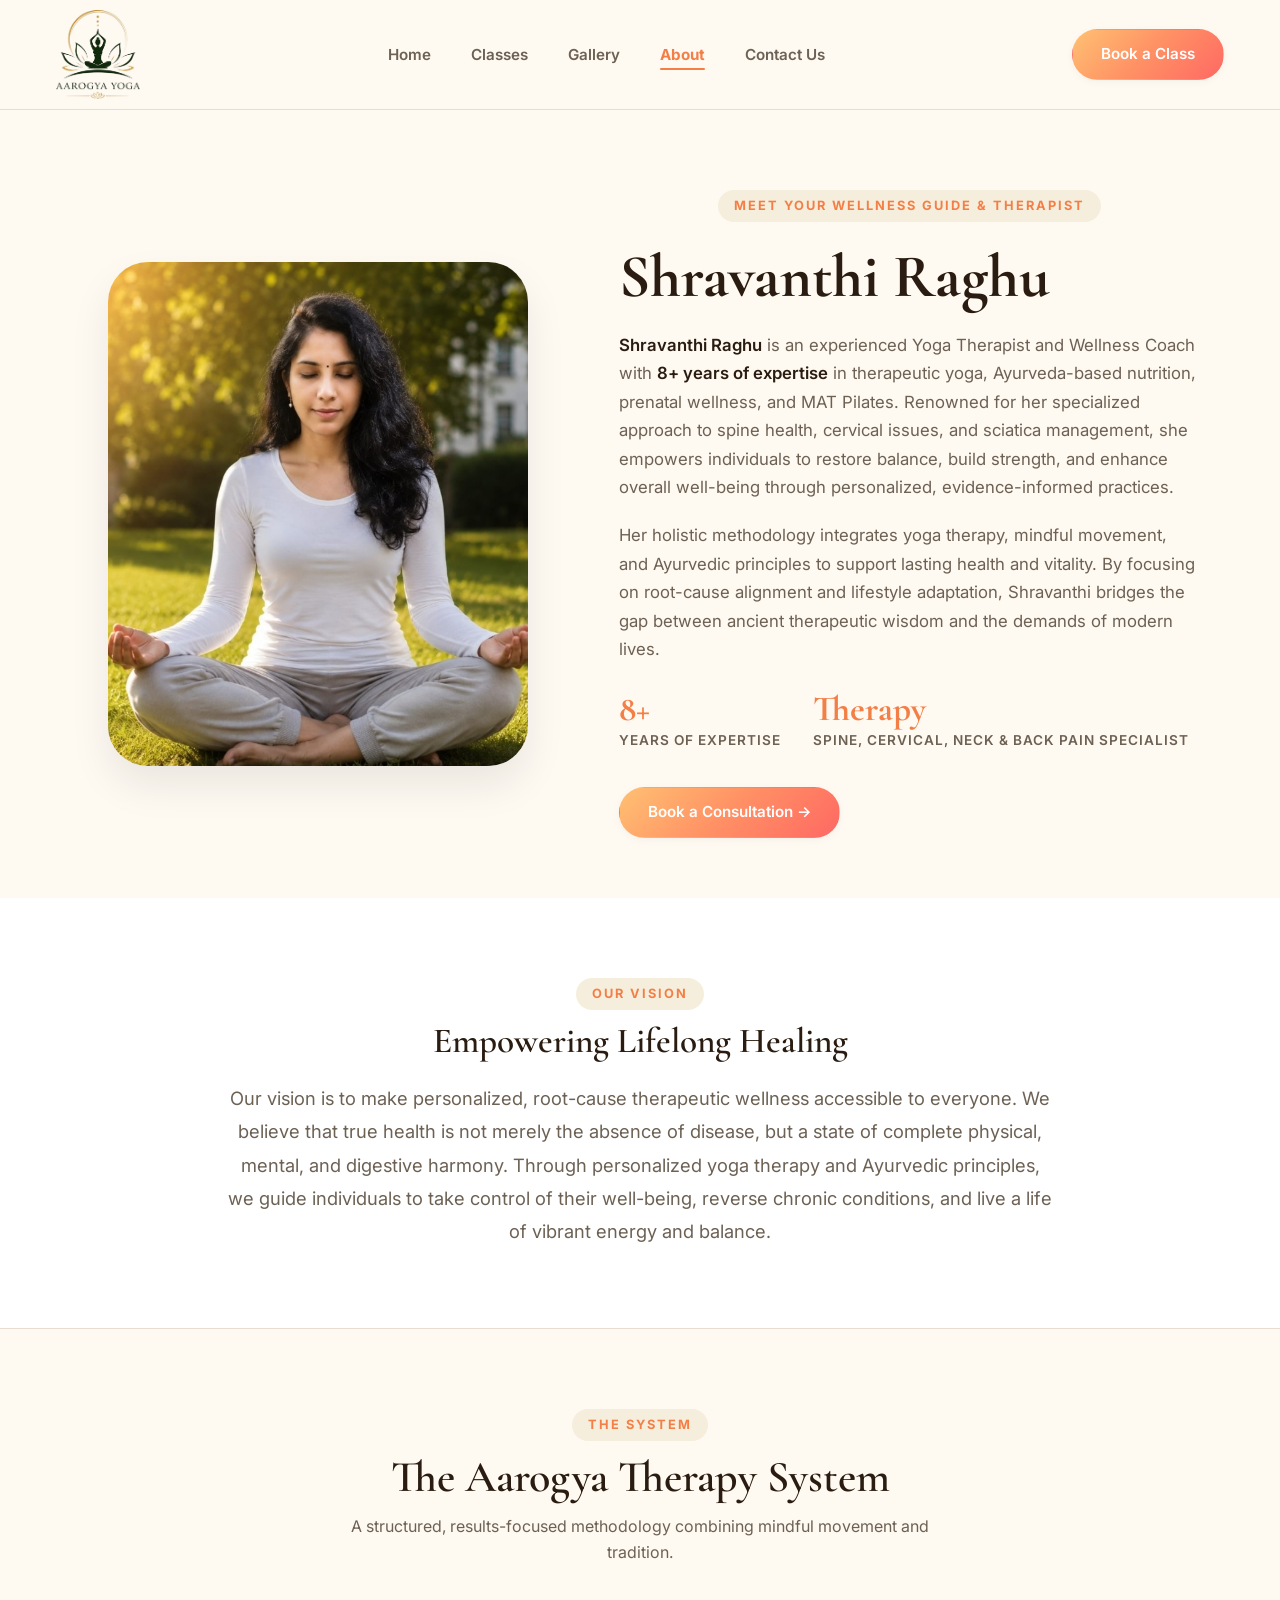
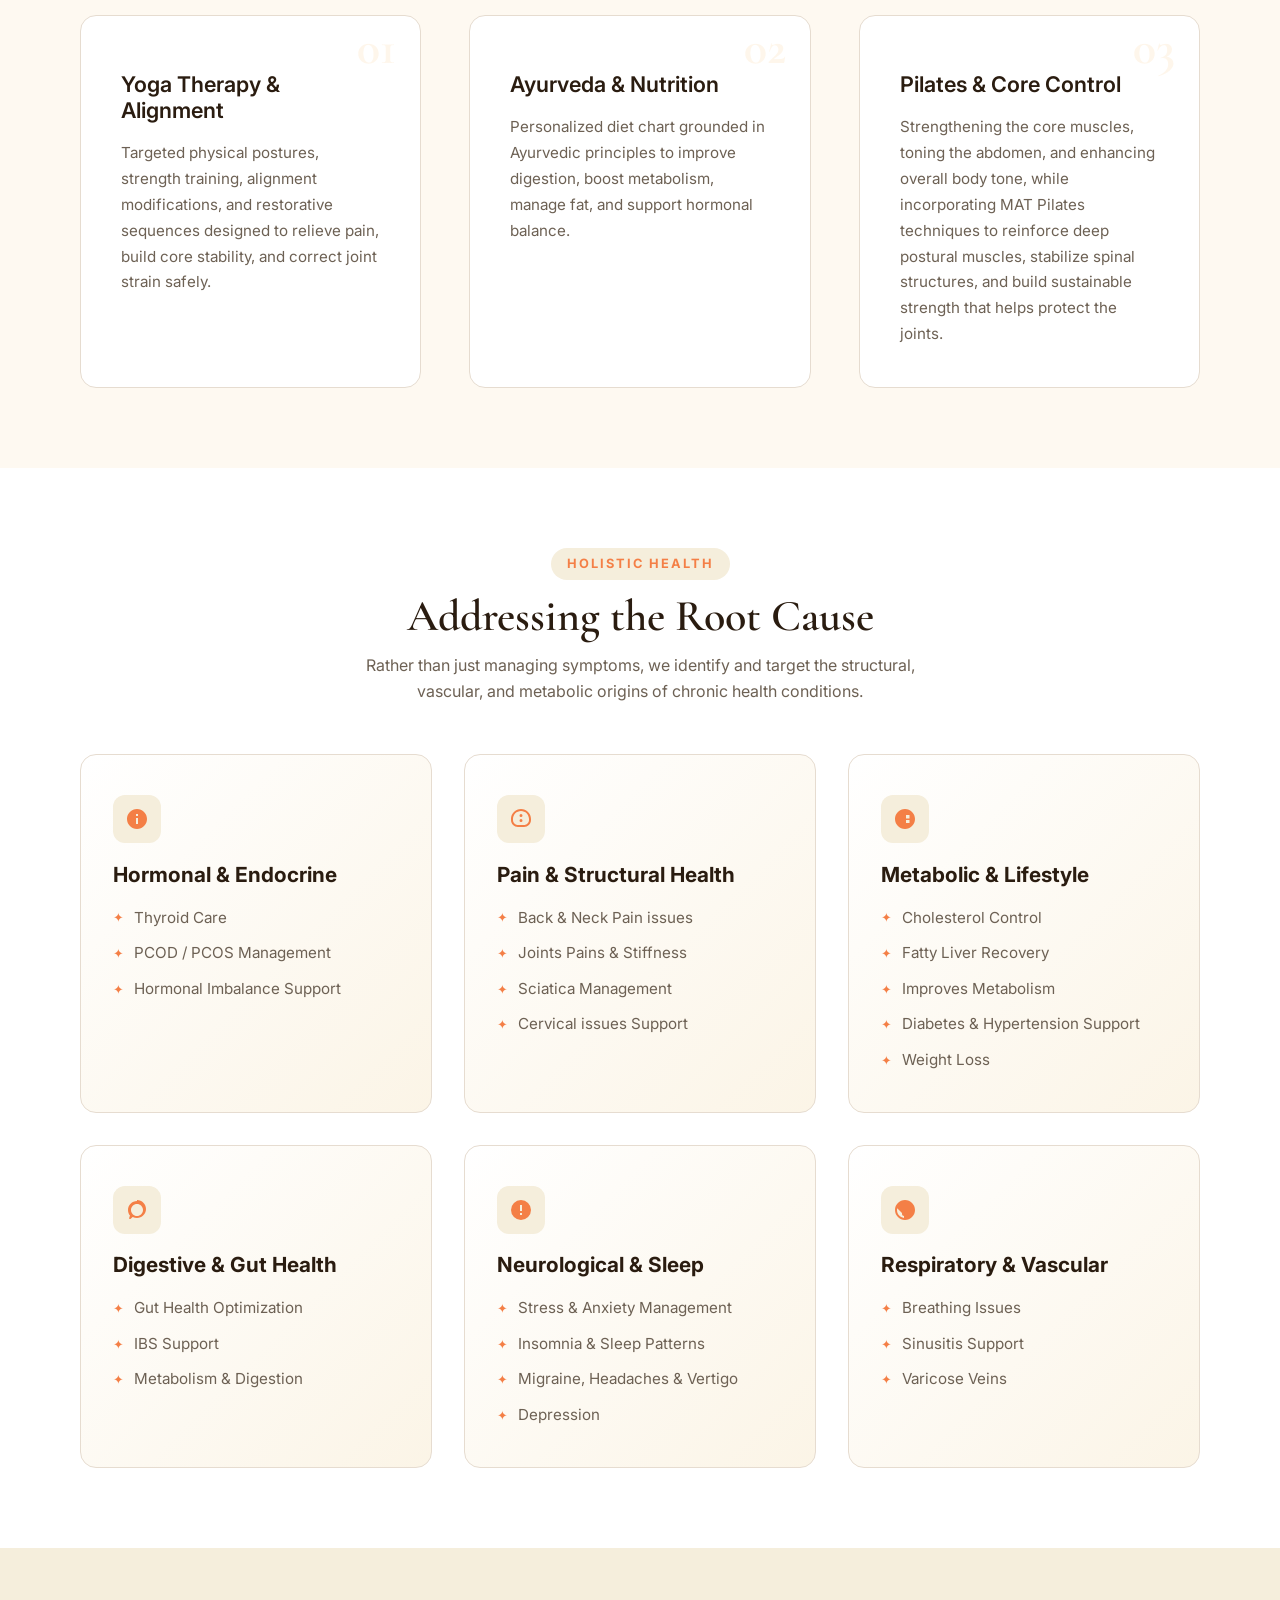
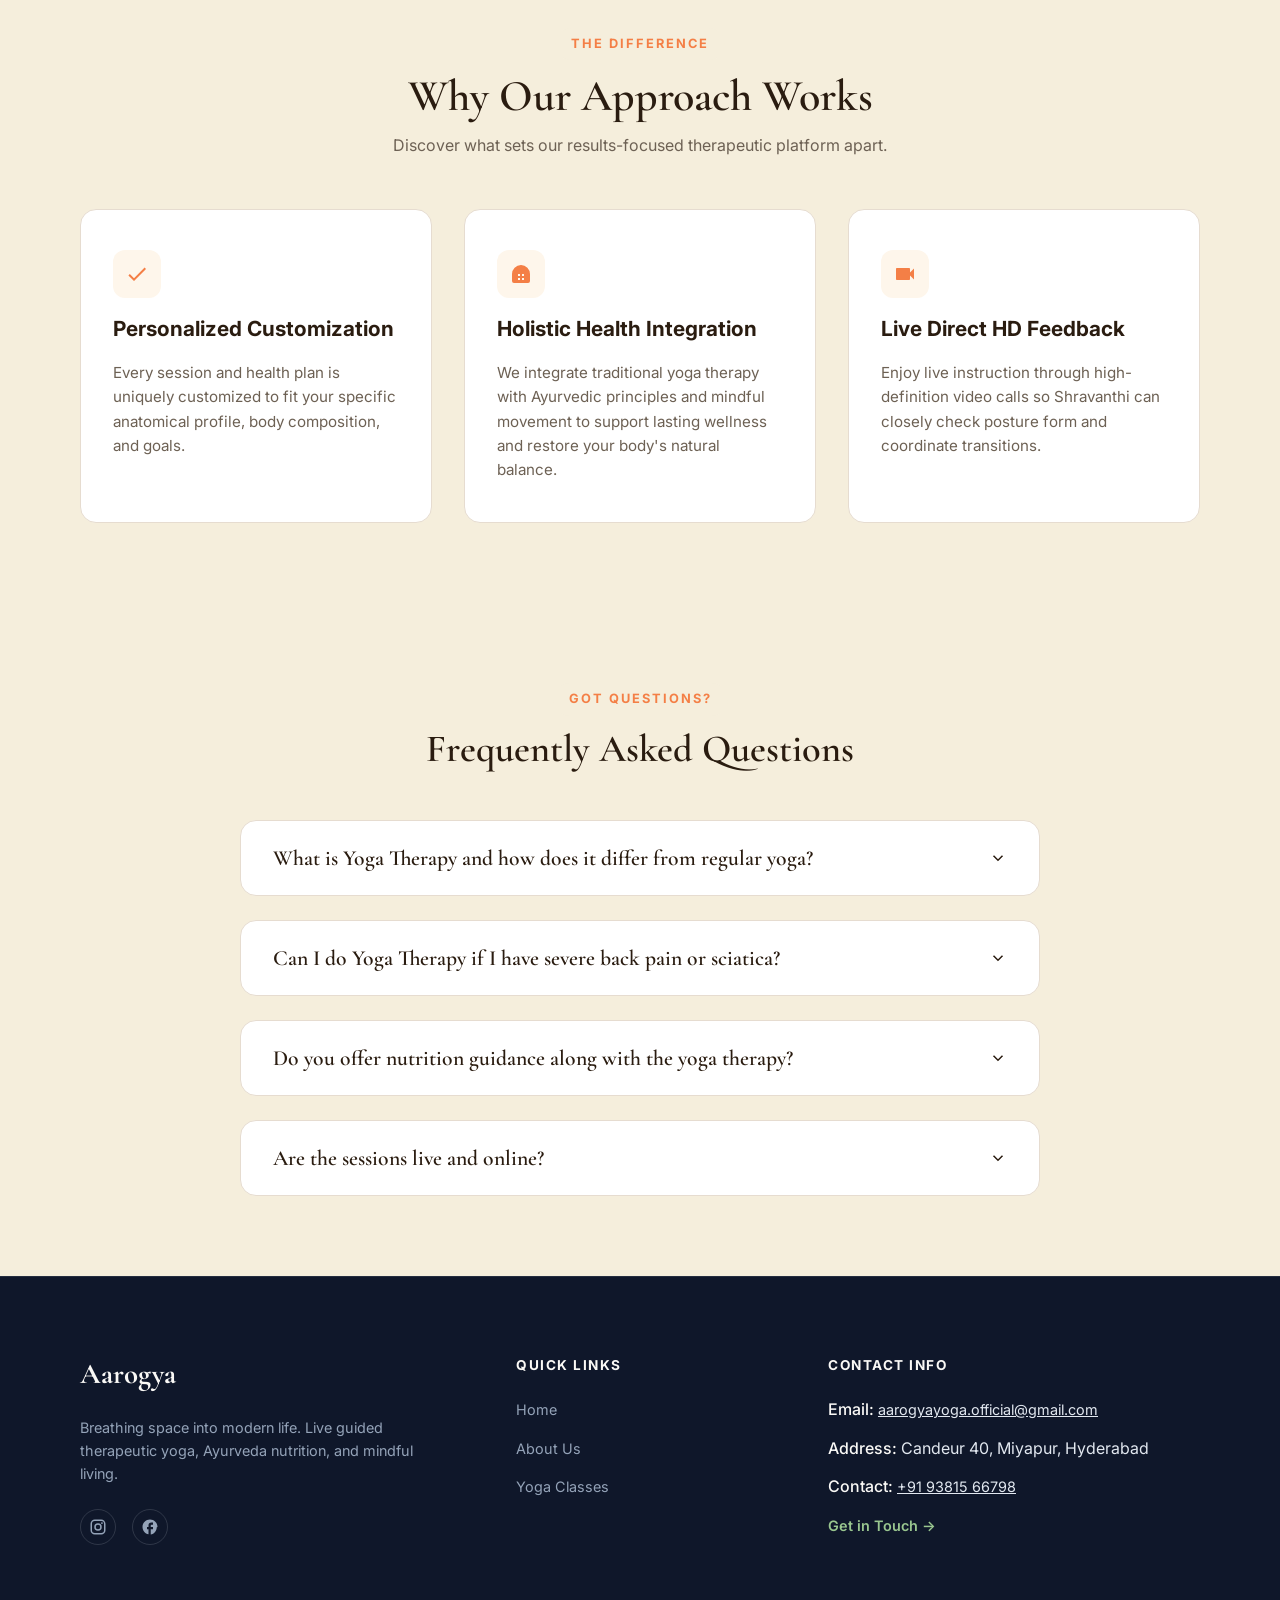
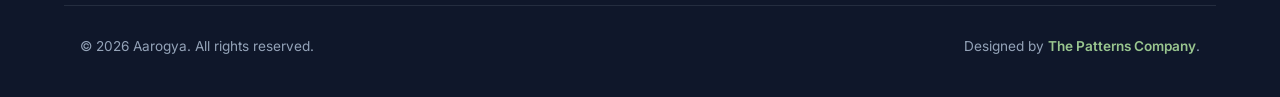
<file: about.html>
<!DOCTYPE html>
<html lang="en">

<head>
  <meta charset="UTF-8">
  <meta name="viewport" content="width=device-width, initial-scale=1.0">
  <title>About Shravanthi Raghu | Yoga Therapist & Wellness Coach - Aarogyayogawithshravanthi</title>
  <meta name="description"
    content="Meet Shravanthi Raghu, an experienced Yoga Therapist and Wellness Coach with 8+ years of expertise. Learn about our holistic treatment for PCOS, Thyroid, Sciatica, and lifestyle disorders.">
  <link rel="stylesheet" href="css/style.css">

  <!-- Favicon -->
  <link rel="icon" type="image/jpeg" href="images/favicon.jpeg">

  <style>
    /* Custom Redesign Styles (v2) for Shravanthi Raghu & Therapeutic Solutions */
    .about-hero {
      background-color: var(--color-bg);
      padding: 80px 0 60px 0;
    }

    .hero-grid-custom {
      display: grid;
      grid-template-columns: 0.9fr 1.1fr;
      align-items: center;
      gap: 4rem;
    }

    .hero-left-img {
      display: flex;
      justify-content: center;
      position: relative;
    }

    .hero-right-content {
      display: flex;
      flex-direction: column;
      gap: 1.2rem;
      align-items: flex-start;
    }

    .about-title {
      font-size: clamp(2.5rem, 5vw, 3.8rem);
      font-weight: 700;
      color: var(--color-text);
      line-height: 1.15;
      margin: 0;
    }

    .about-tagline {
      font-size: 1.05rem;
      color: var(--color-text-muted);
      line-height: 1.7;
      margin: 0;
    }

    .about-tagline strong {
      color: var(--color-text);
      font-weight: 600;
    }

    .hero-badge-row {
      display: flex;
      gap: 2rem;
      margin-top: 0.5rem;
    }

    .hero-badge-item {
      display: flex;
      flex-direction: column;
      gap: 4px;
    }

    .badge-number {
      font-family: var(--font-serif);
      font-size: 2.2rem;
      font-weight: 700;
      color: var(--color-primary);
      line-height: 1;
    }

    .badge-label {
      font-size: 0.85rem;
      text-transform: uppercase;
      letter-spacing: 1px;
      color: var(--color-text-muted);
      font-weight: 600;
    }

    .oval-image-frame {
      width: 100%;
      max-width: 420px;
      aspect-ratio: 1/1.2;
      border-radius: var(--border-radius-xl);
      overflow: hidden;
      box-shadow: var(--shadow-lg);
      transition: transform 0.4s ease;
    }

    .oval-image-frame:hover {
      transform: scale(1.02);
    }

    .oval-image-frame img {
      width: 100%;
      height: 100%;
      object-fit: cover;
    }

    .about-hero .hero-subtitle {
      align-self: center !important;
    }

    .bio-paragraph {
      font-size: 1.05rem;
      line-height: 1.8;
      color: var(--color-text-muted);
      margin: 0;
    }

    /* Disorders & Root Cause Section */
    .disorder-grid {
      display: grid;
      grid-template-columns: repeat(auto-fit, minmax(280px, 1fr));
      gap: 2rem;
      margin-top: 3rem;
    }

    .disorder-card {
      background: linear-gradient(135deg, var(--color-white) 0%, var(--color-secondary-light) 100%);
      border: 1px solid var(--color-border);
      border-radius: var(--border-radius-md);
      padding: 2.5rem 2rem;
      transition: all 0.4s var(--transition-ease);
      display: flex;
      flex-direction: column;
      gap: 1.2rem;
      align-items: flex-start;
      position: relative;
      overflow: hidden;
    }

    .disorder-card::before {
      content: '';
      position: absolute;
      top: 0;
      left: 0;
      width: 4px;
      height: 100%;
      background-color: var(--color-primary);
      transform: scaleY(0);
      transition: transform 0.3s ease;
      transform-origin: bottom;
    }

    .disorder-card:hover {
      transform: translateY(-6px);
      box-shadow: var(--shadow-md);
      border-color: var(--color-primary);
    }

    .disorder-card:hover::before {
      transform: scaleY(1);
    }

    .disorder-icon-wrapper {
      width: 48px;
      height: 48px;
      border-radius: 12px;
      background-color: var(--color-primary-light);
      color: var(--color-primary);
      display: flex;
      align-items: center;
      justify-content: center;
      transition: all 0.3s ease;
    }

    .disorder-card:hover .disorder-icon-wrapper {
      background-color: var(--color-primary);
      color: var(--color-white);
      transform: scale(1.1);
    }

    .disorder-icon-wrapper svg {
      width: 24px;
      height: 24px;
      fill: currentColor;
    }

    .disorder-card h3 {
      font-size: 1.3rem;
      font-family: var(--font-sans);
      font-weight: 700;
      color: var(--color-text);
      margin: 0;
    }

    .disorder-list {
      list-style: none;
      padding: 0;
      margin: 0;
      display: flex;
      flex-direction: column;
      gap: 0.8rem;
      width: 100%;
    }

    .disorder-list li {
      font-size: 0.95rem;
      color: var(--color-text-muted);
      line-height: 1.5;
      display: flex;
      align-items: center;
      gap: 10px;
    }

    .disorder-list li::before {
      content: "✦";
      color: var(--color-primary);
      font-size: 0.8rem;
      font-weight: bold;
    }

    /* Pillars / System Section */
    .pillars-container {
      display: grid;
      grid-template-columns: repeat(3, 1fr);
      gap: 3rem;
      margin-top: 3rem;
    }

    .pillar-box {
      display: flex;
      flex-direction: column;
      gap: 1rem;
      padding: 2.5rem;
      background-color: var(--color-white);
      border: 1px solid var(--color-border);
      border-radius: var(--border-radius-md);
      position: relative;
    }

    .pillar-box:hover {
      background-color: var(--color-primary-light);
      border-color: var(--color-primary);
      transform: translateY(-8px) scale(1.02);
      box-shadow: 0 20px 40px rgba(244, 63, 94, 0.25);
      transition: all var(--transition-speed) var(--transition-ease);
    }

    .pillar-num {
      font-family: var(--font-serif);
      font-size: 3rem;
      font-weight: 700;
      color: var(--color-logo-bg);
      line-height: 1;
      position: absolute;
      top: 0.5rem;
      right: 1.5rem;
    }

    .pillar-box h3 {
      font-size: 1.35rem;
      color: var(--color-text);
      font-family: var(--font-sans);
      font-weight: 600;
      margin: 0;
      padding-top: 1rem;
    }

    .pillar-box p {
      font-size: 0.95rem;
      color: var(--color-text-muted);
      line-height: 1.7;
      margin: 0;
    }

    /* Media Queries for Custom Styles */
    @media (max-width: 1024px) {
      .hero-grid-custom {
        grid-template-columns: 1fr;
        gap: 3rem;
        text-align: center;
      }

      .hero-right-content {
        align-items: center;
      }

      .hero-badge-row {
        justify-content: center;
      }

      .hero-left-img {
        order: -1;
      }

      .pillars-container {
        grid-template-columns: 1fr;
        gap: 2rem;
      }
    }

    @media (max-width: 768px) {
      .disorder-grid {
        grid-template-columns: repeat(2, 1fr);
        gap: 0.75rem;
        margin-top: 1.5rem;
      }

      /* Make the 3rd card span full width if it's odd to align neatly and avoid empty space */
      .disorder-grid .disorder-card:last-child:nth-child(odd) {
        grid-column: span 2;
      }

      .disorder-card {
        display: grid;
        grid-template-columns: 32px 1fr;
        grid-template-rows: auto auto;
        column-gap: 0.4rem;
        row-gap: 0.5rem;
        padding: 0.85rem 0.6rem;
        border-radius: var(--border-radius-sm);
        align-items: center;
        text-align: left;
      }

      .disorder-icon-wrapper {
        grid-column: 1;
        grid-row: 1;
        width: 32px;
        height: 32px;
        border-radius: 6px;
        margin: 0;
      }

      .disorder-icon-wrapper svg {
        width: 15px;
        height: 15px;
      }

      .disorder-card h3 {
        grid-column: 2;
        grid-row: 1;
        font-size: 0.85rem;
        margin: 0;
        line-height: 1.25;
        text-align: left;
        word-break: break-word;
        overflow-wrap: break-word;
      }

      .disorder-list,
      .disorder-card p {
        grid-column: 1 / span 2;
        grid-row: 2;
        margin: 0;
        align-self: start;
        text-align: left;
      }

      .disorder-list {
        gap: 0.4rem;
      }

      .disorder-list li {
        font-size: 0.8rem;
        gap: 4px;
        line-height: 1.3;
        text-align: left;
        justify-content: flex-start;
      }

      .disorder-list li::before {
        font-size: 0.65rem;
      }

      .disorder-card p {
        font-size: 0.8rem;
        line-height: 1.4;
        text-align: left;
      }
    }

    @media (min-width: 769px) and (max-width: 1024px) {
      .hero-grid-custom {
        grid-template-columns: 0.9fr 1.1fr;
        gap: 3rem;
        text-align: left;
      }

      .hero-right-content {
        align-items: flex-start;
        text-align: left;
      }

      .hero-badge-row {
        justify-content: flex-start;
      }

      .about-hero {
        padding: 1.5rem 0 !important;
      }

      .oval-image-frame {
        max-width: 330px !important;
        aspect-ratio: 1 / 1.15 !important;
      }

      .oval-image-frame img {
        object-position: center top !important;
        object-fit: cover !important;
      }

      .disorder-grid {
        grid-template-columns: repeat(3, 1fr) !important;
        gap: 1.25rem !important;
        margin-top: 2rem !important;
      }
    }

    @media (max-width: 576px) {
      .hero-badge-row {
        flex-direction: column !important;
        gap: 1.5rem !important;
        align-items: center !important;
      }

      .hero-badge-item {
        align-items: center !important;
        text-align: center !important;
      }
    }
  </style>
</head>

<body>

  <!-- HEADER & NAVIGATION -->
  <header class="header-nav" id="main-header">
    <div class="container nav-container">
      <a href="index.html" class="logo">
        <img src="images/logo_transparent.png" alt="Aarogya Yoga Logo" class="logo-image">
      </a>

      <nav>
        <ul class="nav-links">
          <li><a href="index.html">Home</a></li>
          <li><a href="classes.html">Classes</a></li>
          <li><a href="gallery.html">Gallery</a></li>
          <li class="active"><a href="about.html">About</a></li>
          <li><a href="contact.html">Contact Us</a></li>
        </ul>
      </nav>

      <div class="nav-btn-container">
        <a href="contact.html" class="btn btn-nav-gold" id="book-class-btn">Book a Class</a>
      </div>

      <button class="menu-toggle" aria-label="Toggle menu">
        <span></span>
        <span></span>
        <span></span>
      </button>
    </div>
  </header>

  <main>
    <!-- ========== HERO SECTION (Profile and Narrative Side-by-Side) ========== -->
    <section class="about-hero">
      <div class="container hero-grid-custom">
        <div class="hero-left-img">
          <div class="oval-image-frame">
            <img src="images/image5.jpeg" alt="Shravanthi Raghu">
          </div>
        </div>
        <div class="hero-right-content">
          <span class="hero-subtitle">Meet Your Wellness Guide &amp; Therapist</span>
          <h1 class="about-title">Shravanthi Raghu</h1>
          <p class="about-tagline">
            <strong>Shravanthi Raghu</strong> is an experienced Yoga Therapist and Wellness Coach with <strong>8+ years
              of expertise</strong> in therapeutic yoga, Ayurveda-based nutrition, prenatal wellness, and MAT Pilates.
            Renowned for her specialized approach to spine health, cervical issues, and sciatica management, she
            empowers individuals to restore balance, build strength, and enhance overall well-being through
            personalized, evidence-informed practices.
          </p>
          <p class="about-tagline">
            Her holistic methodology integrates yoga therapy, mindful movement, and Ayurvedic principles to support
            lasting health and vitality. By focusing on root-cause alignment and lifestyle adaptation, Shravanthi
            bridges the gap between ancient therapeutic wisdom and the demands of modern lives.
          </p>
          <div class="hero-badge-row">
            <div class="hero-badge-item">
              <span class="badge-number">8+</span>
              <span class="badge-label">Years of Expertise</span>
            </div>
            <div class="hero-badge-item">
              <span class="badge-number">Therapy</span>
              <span class="badge-label">Spine, Cervical, Neck & Back Pain Specialist</span>
            </div>
          </div>
          <a href="contact.html" class="btn btn-primary" style="margin-top: 1rem;">Book a Consultation &rarr;</a>
        </div>
      </div>
    </section>

    <!-- ========== OUR VISION & MISSION SECTION ========== -->
    <section class="section-padding"
      style="background-color: var(--color-white); border-bottom: 1px solid var(--color-border);">
      <div class="container" style="max-width: 860px; text-align: center;">
        <span class="hero-subtitle">Our Vision</span>
        <h2 class="section-title" style="font-size: 2.2rem; margin: 10px 0 20px 0;">Empowering Lifelong Healing</h2>
        <p class="bio-paragraph" style="font-size: 1.15rem; line-height: 1.8; color: var(--color-text-muted);">
          Our vision is to make personalized, root-cause therapeutic wellness accessible to everyone. We believe that
          true health is not merely the absence of disease, but a state of complete physical, mental, and digestive
          harmony. Through personalized yoga therapy and Ayurvedic principles, we guide individuals to take control of
          their well-being, reverse chronic conditions, and live a life of vibrant energy and balance.
        </p>
      </div>
    </section>

    <!-- ========== THE SYSTEM SECTION (Methodology / Timeline) ========== -->
    <section class="section-padding bg-light-section" style="background-color: var(--color-bg);">
      <div class="container">
        <div class="section-header">
          <span class="hero-subtitle">The System</span>
          <h2 class="section-title">The Aarogya Therapy System</h2>
          <p class="section-subtitle">A structured, results-focused methodology combining mindful movement and
            tradition.</p>
        </div>

        <div class="pillars-container">
          <!-- Pillar 1 -->
          <div class="pillar-box">
            <div class="pillar-num">01</div>
            <h3>Yoga Therapy &amp; Alignment</h3>
            <p>Targeted physical postures, strength training, alignment modifications, and restorative sequences
              designed
              to relieve pain,
              build core stability, and correct joint strain safely.</p>
          </div>
          <!-- Pillar 2 -->
          <div class="pillar-box">
            <div class="pillar-num">02</div>
            <h3>Ayurveda &amp; Nutrition</h3>
            <p>Personalized diet chart grounded in Ayurvedic principles to improve digestion, boost metabolism,
              manage fat, and support hormonal balance.</p>
          </div>
          <!-- Pillar 3 -->
          <div class="pillar-box">
            <div class="pillar-num">03</div>
            <h3>Pilates &amp; Core Control</h3>
            <p>Strengthening the core muscles, toning the abdomen, and enhancing overall body tone, while incorporating
              MAT Pilates techniques to reinforce deep postural muscles, stabilize spinal structures, and build
              sustainable strength that helps protect the joints.</p>
          </div>
        </div>
      </div>
    </section>

    <!-- ========== HOLISTIC HEALTH (Addressing the Root Cause) ========== -->
    <section class="section-padding" style="background-color: var(--color-white);" id="therapeutic-solutions">
      <div class="container">
        <div class="section-header">
          <span class="hero-subtitle">Holistic Health</span>
          <h2 class="section-title">Addressing the Root Cause</h2>
          <p class="section-subtitle">
            Rather than just managing symptoms, we identify and target the structural, vascular, and metabolic origins
            of chronic health conditions.
          </p>
        </div>

        <div class="disorder-grid">
          <!-- Card 1: Endocrine & Hormonal -->
          <div class="disorder-card">
            <div class="disorder-icon-wrapper">
              <svg viewBox="0 0 24 24">
                <path
                  d="M12 2C6.48 2 2 6.48 2 12s4.48 10 10 10 10-4.48 10-10S17.52 2 12 2zm1 15h-2v-6h2v6zm0-8h-2V7h2v2z" />
              </svg>
            </div>
            <h3>Hormonal &amp; Endocrine</h3>
            <ul class="disorder-list">
              <li>Thyroid Care</li>
              <li>PCOD / PCOS Management</li>
              <li>Hormonal Imbalance Support</li>
            </ul>
          </div>

          <!-- Card 2: Spine & Pain Care -->
          <div class="disorder-card">
            <div class="disorder-icon-wrapper">
              <svg viewBox="0 0 24 24">
                <path
                  d="M12 2c5.52 0 10 4.48 10 10v1c0 3.87-3.13 7-7 7H9c-3.87 0-7-3.13-7-7v-1c0-5.52 4.48-10 10-10zm0 2c-4.41 0-8 3.59-8 8v1c0 2.76 2.24 5 5 5h6c2.76 0 5-2.24 5-5v-1c0-4.41-3.59-8-8-8zM12 7a1.5 1.5 0 110 3 1.5 1.5 0 010-3zm0 5a1.5 1.5 0 110 3 1.5 1.5 0 010-3z" />
              </svg>
            </div>
            <h3>Pain &amp; Structural Health</h3>
            <ul class="disorder-list">
              <li>Back &amp; Neck Pain issues</li>
              <li>Joints Pains &amp; Stiffness</li>
              <li>Sciatica Management</li>
              <li>Cervical issues Support</li>
            </ul>
          </div>

          <!-- Card 3: Metabolic & Cardiovascular -->
          <div class="disorder-card">
            <div class="disorder-icon-wrapper">
              <svg viewBox="0 0 24 24">
                <path
                  d="M12 2C6.48 2 2 6.48 2 12s4.48 10 10 10 10-4.48 10-10S17.52 2 12 2zm4.5 14H13v-3h3.5v3zm0-4.5H13V8h3.5v3.5z" />
              </svg>
            </div>
            <h3>Metabolic &amp; Lifestyle</h3>
            <ul class="disorder-list">
              <li>Cholesterol Control</li>
              <li>Fatty Liver Recovery</li>
              <li>Improves Metabolism</li>
              <li>Diabetes &amp; Hypertension Support</li>
              <li>Weight Loss</li>

            </ul>
          </div>

          <!-- Card 4: Digestive & Gut Health -->
          <div class="disorder-card">
            <div class="disorder-icon-wrapper">
              <svg viewBox="0 0 24 24">
                <path
                  d="M12 3c-4.97 0-9 4.03-9 9 0 2.12.74 4.07 1.97 5.61L4.35 19.4c-.39.39-.39 1.02 0 1.41.39.39 1.02.39 1.41 0l1.9-1.9C9.17 19.57 10.53 20 12 20c4.97 0 9-4.03 9-9 0-4.97-4.03-9-9-9zm0 15c-3.31 0-6-2.69-6-6s2.69-6 6-6 6 2.69 6 6-2.69 6-6 6z" />
              </svg>
            </div>
            <h3>Digestive &amp; Gut Health</h3>
            <ul class="disorder-list">
              <li>Gut Health Optimization</li>
              <li>IBS Support</li>
              <li>Metabolism &amp; Digestion</li>
            </ul>
          </div>

          <!-- Card 5: Neurological & Mental -->
          <div class="disorder-card">
            <div class="disorder-icon-wrapper">
              <svg viewBox="0 0 24 24">
                <path
                  d="M12 2A10 10 0 002 12a10 10 0 0010 10 10 10 0 0010-10A10 10 0 0012 2zm1 15h-2v-2h2v2zm0-4h-2V7h2v6z" />
              </svg>
            </div>
            <h3>Neurological &amp; Sleep</h3>
            <ul class="disorder-list">
              <li>Stress &amp; Anxiety Management</li>
              <li>Insomnia &amp; Sleep Patterns</li>
              <li>Migraine, Headaches &amp; Vertigo</li>
              <li>Depression</li>
            </ul>
          </div>

          <!-- Card 6: Respiratory & Vascular -->
          <div class="disorder-card">
            <div class="disorder-icon-wrapper">
              <svg viewBox="0 0 24 24">
                <path
                  d="M12 2C6.48 2 2 6.48 2 12s4.48 10 10 10 10-4.48 10-10S17.52 2 12 2zm-1 17.93c-3.95-.49-7-3.85-7-7.93 0-.62.08-1.21.21-1.79L9 15v1c0 1.1.9 2 2 2v1.93z" />
              </svg>
            </div>
            <h3>Respiratory &amp; Vascular</h3>
            <ul class="disorder-list">
              <li>Breathing Issues</li>
              <li>Sinusitis Support</li>
              <li>Varicose Veins</li>
            </ul>
          </div>
        </div>
      </div>
    </section>

    <!-- ========== THE DIFFERENCE SECTION ========== -->
    <section class="section-padding" style="background-color: var(--color-bg-secondary);">
      <div class="container">
        <div class="section-header">
          <span class="hero-subtitle">The Difference</span>
          <h2 class="section-title">Why Our Approach Works</h2>
          <p class="section-subtitle">Discover what sets our results-focused therapeutic platform apart.</p>
        </div>

        <div class="disorder-grid" style="margin-top: 2rem;">
          <!-- Card 1 -->
          <div class="disorder-card" style="background: var(--color-white);">
            <div class="disorder-icon-wrapper"
              style="background-color: var(--color-logo-bg); color: var(--color-primary);">
              <svg viewBox="0 0 24 24">
                <path d="M9 16.17L4.83 12l-1.42 1.41L9 19 21 7l-1.41-1.41z" fill="currentColor" />
              </svg>
            </div>
            <h3>Personalized Customization</h3>
            <p style="font-size: 0.95rem; color: var(--color-text-muted); line-height: 1.6; margin: 0;">
              Every session and health plan is uniquely customized to fit your specific anatomical profile, body
              composition, and goals.
            </p>
          </div>
          <!-- Card 2 -->
          <div class="disorder-card" style="background: var(--color-white);">
            <div class="disorder-icon-wrapper"
              style="background-color: var(--color-logo-bg); color: var(--color-primary);">
              <svg viewBox="0 0 24 24">
                <path
                  d="M12 3a9 9 0 00-9 9v7a2 2 0 002 2h14a2 2 0 002-2v-7a9 9 0 00-9-9zm-1 15H9v-2h2v2zm0-4H9v-2h2v2zm4 4h-2v-2h2v2zm0-4h-2v-2h2v2z"
                  fill="currentColor" />
              </svg>
            </div>
            <h3>Holistic Health Integration</h3>
            <p style="font-size: 0.95rem; color: var(--color-text-muted); line-height: 1.6; margin: 0;">
              We integrate traditional yoga therapy with Ayurvedic principles and mindful movement to support lasting
              wellness and restore your body's natural balance.
            </p>
          </div>
          <!-- Card 3 -->
          <div class="disorder-card" style="background: var(--color-white);">
            <div class="disorder-icon-wrapper"
              style="background-color: var(--color-logo-bg); color: var(--color-primary);">
              <svg viewBox="0 0 24 24">
                <path
                  d="M17 10.5V7c0-.55-.45-1-1-1H4c-.55 0-1 .45-1 1v10c0 .55.45 1 1 1h12c.55 0 1-.45 1-1v-3.5l4 4v-11l-4 4z"
                  fill="currentColor" />
              </svg>
            </div>
            <h3>Live Direct HD Feedback</h3>
            <p style="font-size: 0.95rem; color: var(--color-text-muted); line-height: 1.6; margin: 0;">
              Enjoy live instruction through high-definition video calls so Shravanthi can closely check posture form
              and coordinate transitions.
            </p>
          </div>
        </div>
      </div>
    </section>

    <!-- ========== FAQ SECTION ========== -->
    <section class="bg-secondary-section section-padding">
      <div class="container">
        <div class="section-header" style="text-align:center; margin-bottom:3rem;">
          <span class="hero-subtitle">Got Questions?</span>
          <h2 class="section-title" style="font-size:2.4rem;">Frequently Asked Questions</h2>
        </div>
        <div class="faq-container">
          <div class="faq-item">
            <button class="faq-question-btn">
              What is Yoga Therapy and how does it differ from regular yoga?
              <svg class="faq-arrow" viewBox="0 0 24 24" fill="none" stroke="currentColor" stroke-width="2">
                <path d="M6 9l6 6 6-6" />
              </svg>
            </button>
            <div class="faq-answer">
              <div class="faq-answer-inner">
                Yoga Therapy is a <b>Therapeutic treatment</b> that focuses on treating specific physiological,
                metabolic, and musculoskeletal disorders by
                modifying traditional yoga postures, breathing exercises, and lifestyle habits. Regular yoga is a
                general practice for fitness, whereas therapy is customized, holistic, and targeted to heal chronic
                disorders (such as back pain, PCOS, thyroid, diabetic disorders, asthma, or hypertension).
              </div>
            </div>
          </div>
          <div class="faq-item">
            <button class="faq-question-btn">
              Can I do Yoga Therapy if I have severe back pain or sciatica?
              <svg class="faq-arrow" viewBox="0 0 24 24" fill="none" stroke="currentColor" stroke-width="2">
                <path d="M6 9l6 6 6-6" />
              </svg>
            </button>
            <div class="faq-answer">
              <div class="faq-answer-inner">
                Yes, absolutely. Shravanthi specializes in spine health, cervical issues, and sciatica. Our postures are
                adapted and props are used to stabilize your joints and build deep muscular strength without straining
                your spine.
              </div>
            </div>
          </div>
          <div class="faq-item">
            <button class="faq-question-btn">
              Do you offer nutrition guidance along with the yoga therapy?
              <svg class="faq-arrow" viewBox="0 0 24 24" fill="none" stroke="currentColor" stroke-width="2">
                <path d="M6 9l6 6 6-6" />
              </svg>
            </button>
            <div class="faq-answer">
              <div class="faq-answer-inner">
                Yes. Shravanthi as an Ayurvedic dietician integrates Ayurveda-based nutrition and lifestyle planning
                into her coaching methodology
                to improve digestion, boost metabolism, and help address metabolic disorders at their root.
              </div>
            </div>
          </div>
          <div class="faq-item">
            <button class="faq-question-btn">
              Are the sessions live and online?
              <svg class="faq-arrow" viewBox="0 0 24 24" fill="none" stroke="currentColor" stroke-width="2">
                <path d="M6 9l6 6 6-6" />
              </svg>
            </button>
            <div class="faq-answer">
              <div class="faq-answer-inner">
                Yes, our sessions are conducted live via high-definition zoom video calls. This ensures Shravanthi can
                monitor your form, provide real-time alignment adjustments, and give direct feedback during your
                practice.
              </div>
            </div>
          </div>
        </div>
      </div>
    </section>
  </main>

  <!-- FOOTER -->

  <footer>
    <div class="container footer-grid">
      <div class="footer-column">
        <h1 class="footer-logo">Aarogya</h1>
        <p class="footer-desc">
          Breathing space into modern life. Live guided therapeutic yoga, Ayurveda nutrition, and mindful living.
        </p>
        <div class="footer-socials">
          <a href="https://www.instagram.com/aarogyayoga?igsh=MTlqcDFqcDUwczhkaA==" class="social-link" aria-label="Instagram" target="_blank" rel="noopener noreferrer">
            <svg width="18" height="18" fill="currentColor" viewBox="0 0 24 24">
              <path
                d="M7.8,2H16.2C19.4,2 22,4.6 22,7.8V16.2A5.8,5.8 0 0,1 16.2,22H7.8C4.6,22 2,19.4 2,16.2V7.8A5.8,5.8 0 0,1 7.8,2M7.6,4A3.6,3.6 0 0,0 4,7.6V16.4A3.6,3.6 0 0,0 7.6,20H16.4A3.6,3.6 0 0,0 20,16.4V7.6A3.6,3.6 0 0,0 16.4,4H7.6M12,7A5,5 0 0,1 17,12A5,5 0 0,1 12,17A5,5 0 0,1 7,12A5,5 0 0,1 12,7M12,9A3,3 0 0,0 9,12A3,3 0 0,0 12,15A3,3 0 0,0 15,12A3,3 0 0,0 12,9M17.25,5.5A1.25,1.25 0 0,1 18.5,6.75A1.25,1.25 0 0,1 17.25,8A1.25,1.25 0 0,1 16,6.75A1.25,1.25 0 0,1 17.25,5.5Z" />
            </svg>
          </a>
          <a href="https://www.facebook.com/people/Aarogya-Yoga/100063740537930/" class="social-link" aria-label="Facebook" target="_blank" rel="noopener noreferrer">
            <svg width="18" height="18" fill="currentColor" viewBox="0 0 24 24">
              <path
                d="M22 12c0-5.52-4.48-10-10-10S2 6.48 2 12c0 4.84 3.44 8.87 8 9.8V15H8v-3h2V9.5C10 7.57 11.57 6 13.5 6H16v3h-2c-.55 0-1 .45-1 1v2h3v3h-3v6.95c4.56-.93 8-4.96 8-9.75z" />
            </svg>
          </a>
        </div>
      </div>

      <div class="footer-column">
        <h3>Quick Links</h3>
        <ul class="footer-links">
          <li><a href="index.html">Home</a></li>
          <li><a href="about.html">About Us</a></li>
          <li><a href="classes.html">Yoga Classes</a></li>
        </ul>
      </div>



      <div class="footer-column">
        <h3>Contact Info</h3>
        <ul class="footer-links" style="pointer-events: none;">
          <li><span style="color: #FAF9F6; font-weight: 500;">Email:</span> <a
              href="mailto:aarogyayoga.official@gmail.com"
              style="pointer-events: auto; color: inherit; text-decoration: underline;">aarogyayoga.official@gmail.com</a>
          </li>
          <li><span style="color: #FAF9F6; font-weight: 500;">Address:</span> Candeur 40, Miyapur, Hyderabad</li>
          <li><span style="color: #FAF9F6; font-weight: 500;">Contact:</span> <a
              href="tel:+919381566798"
              style="pointer-events: auto; color: inherit; text-decoration: underline;">+91 93815 66798</a></li>
          <li><a href="contact.html" style="pointer-events: auto; color: var(--color-accent); font-weight: 600;">Get in
              Touch &rarr;</a></li>
        </ul>
      </div>
    </div>

    <div class="container footer-bottom">
      <p>&copy; 2026 Aarogya. All rights reserved.</p>
      <p>Designed by <a href="https://thepatternscompany.com/" target="_blank" rel="noopener noreferrer"
          class="designer-link">The Patterns Company</a>.</p>
    </div>
  </footer>

  <script src="js/main.js"></script>
</body>

</html>
</file>
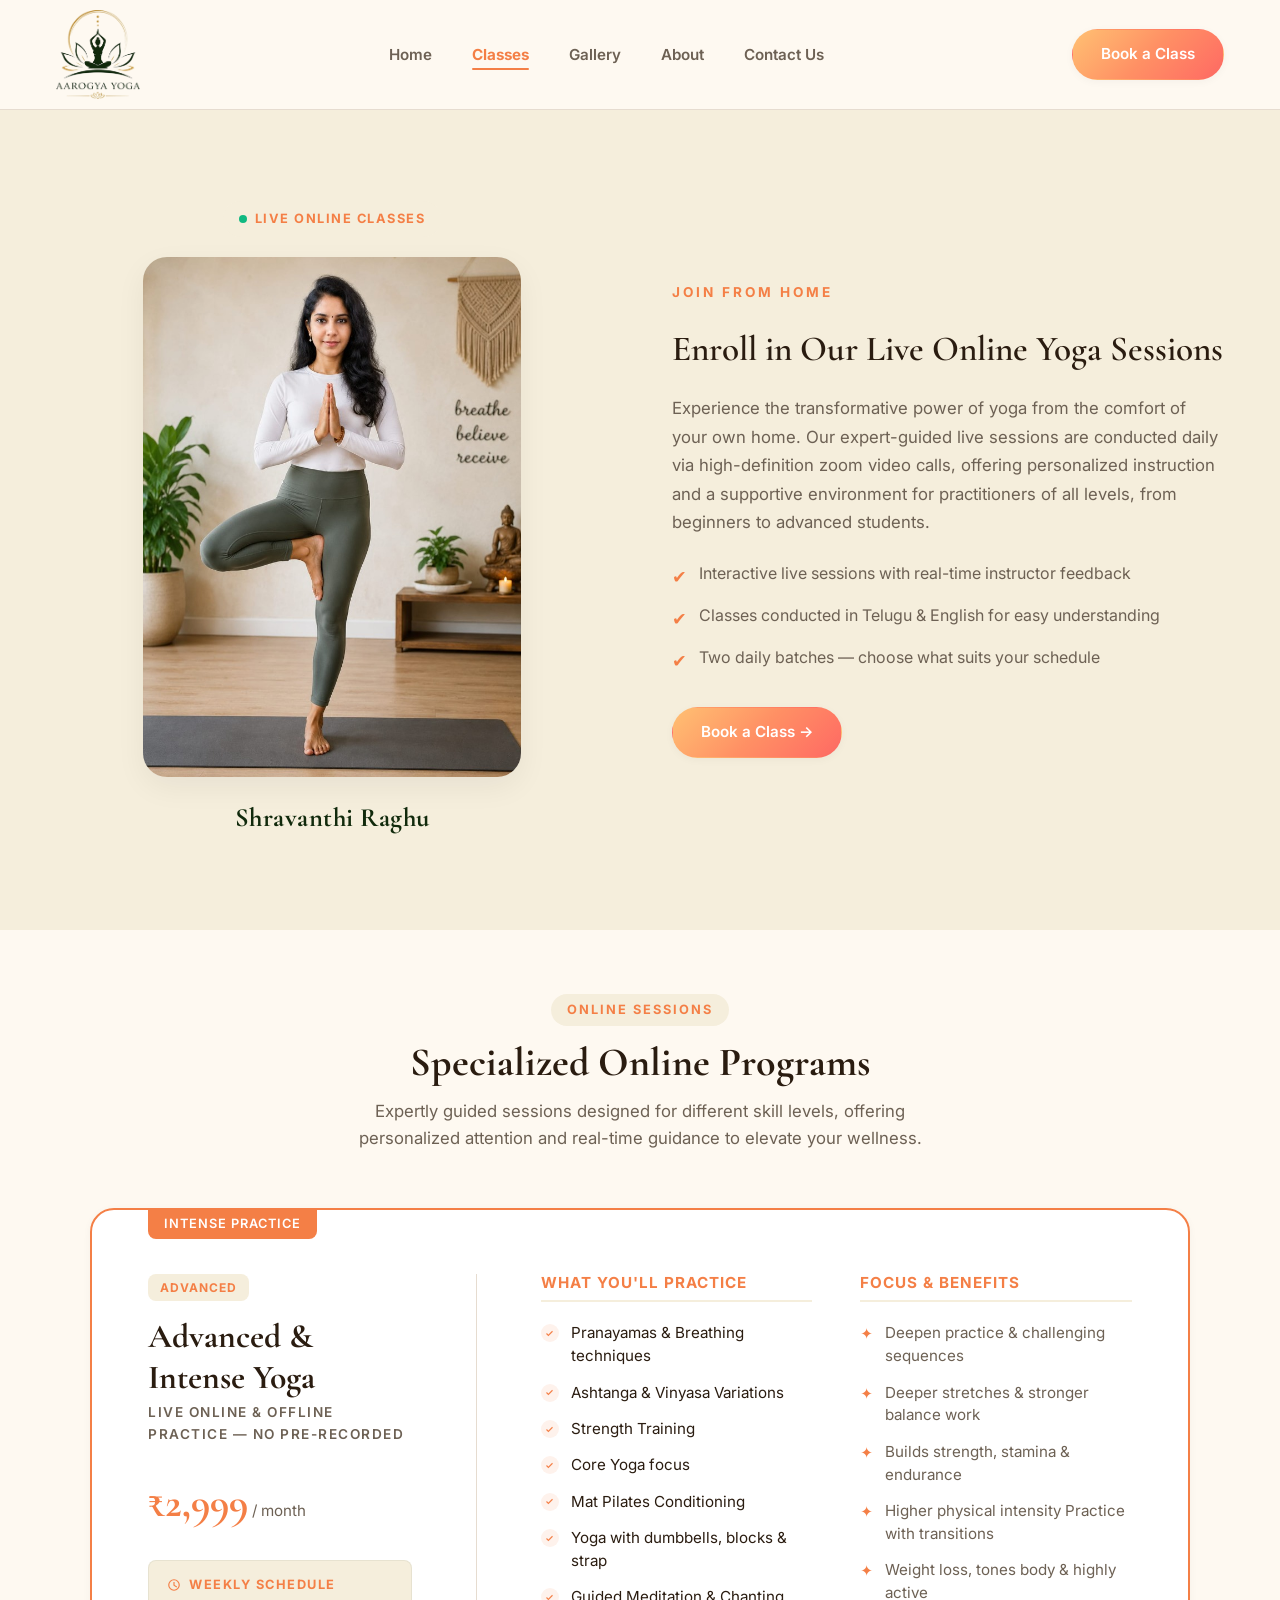
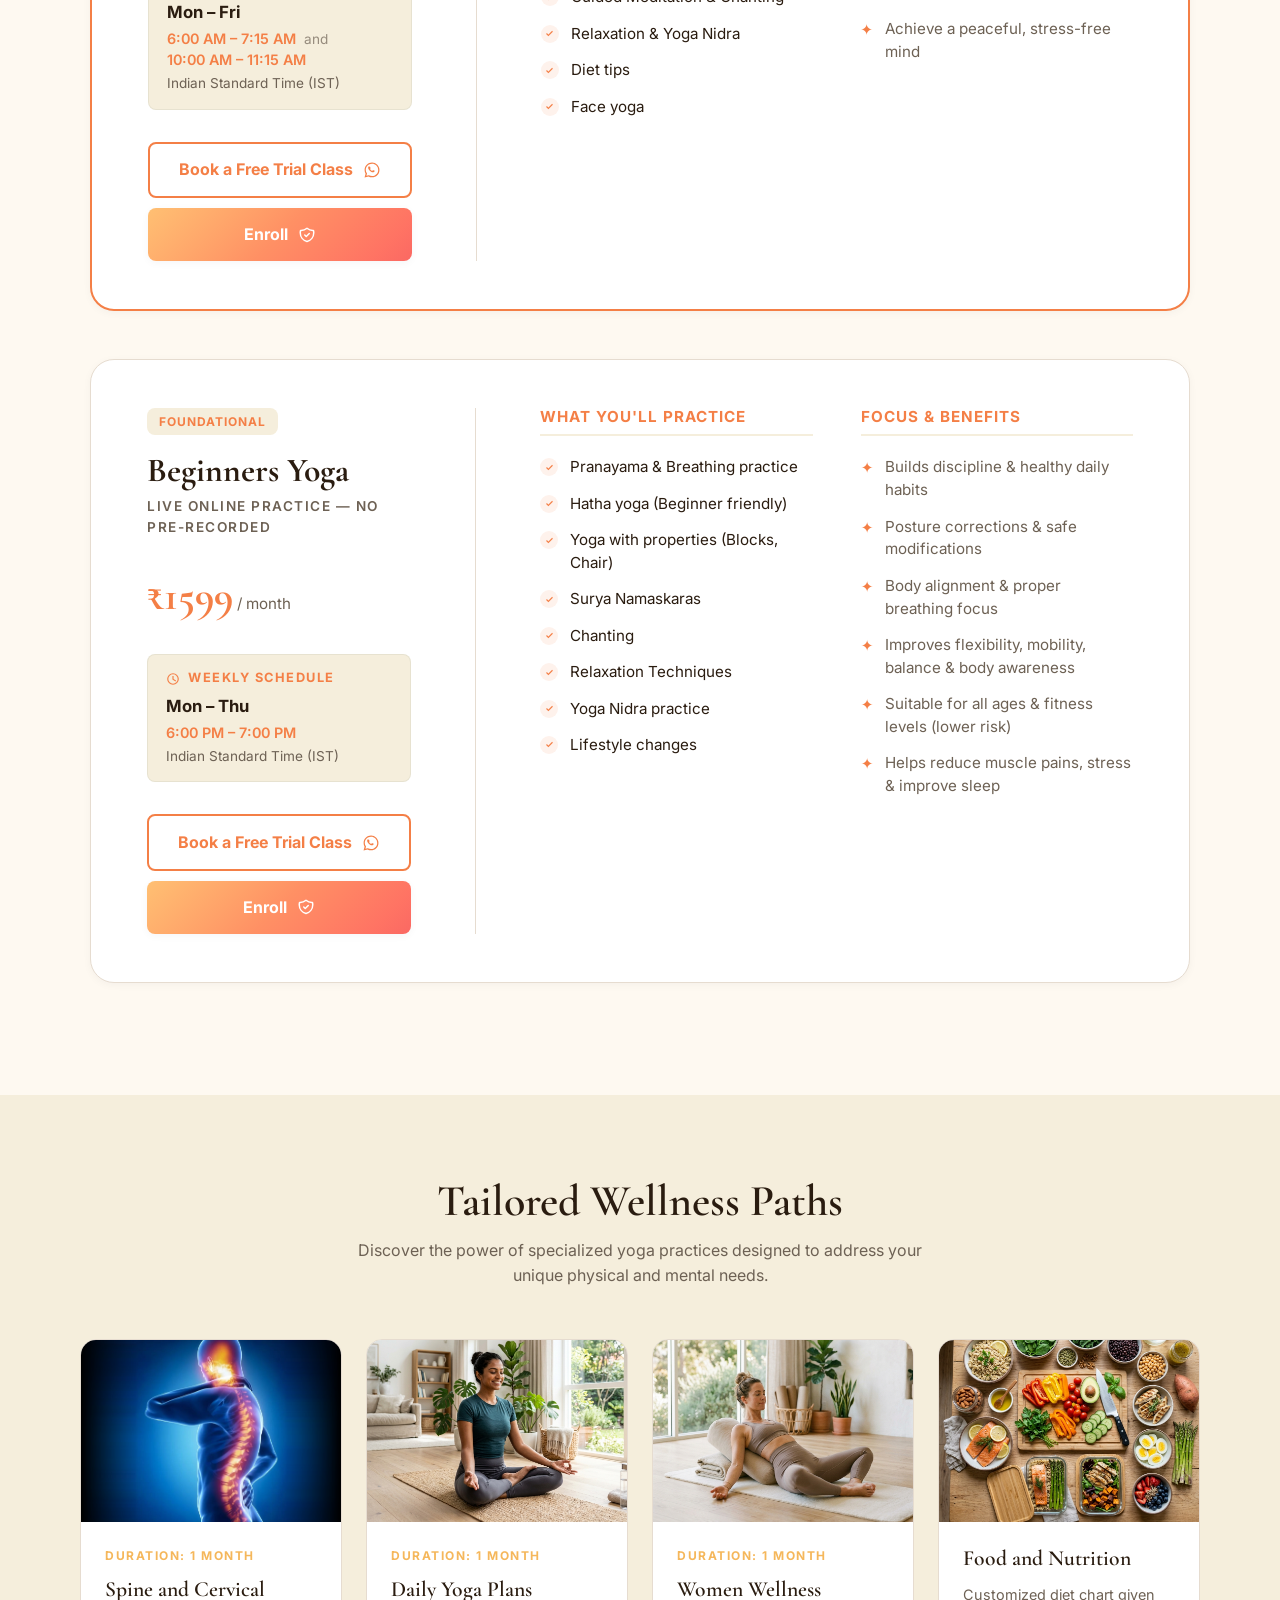
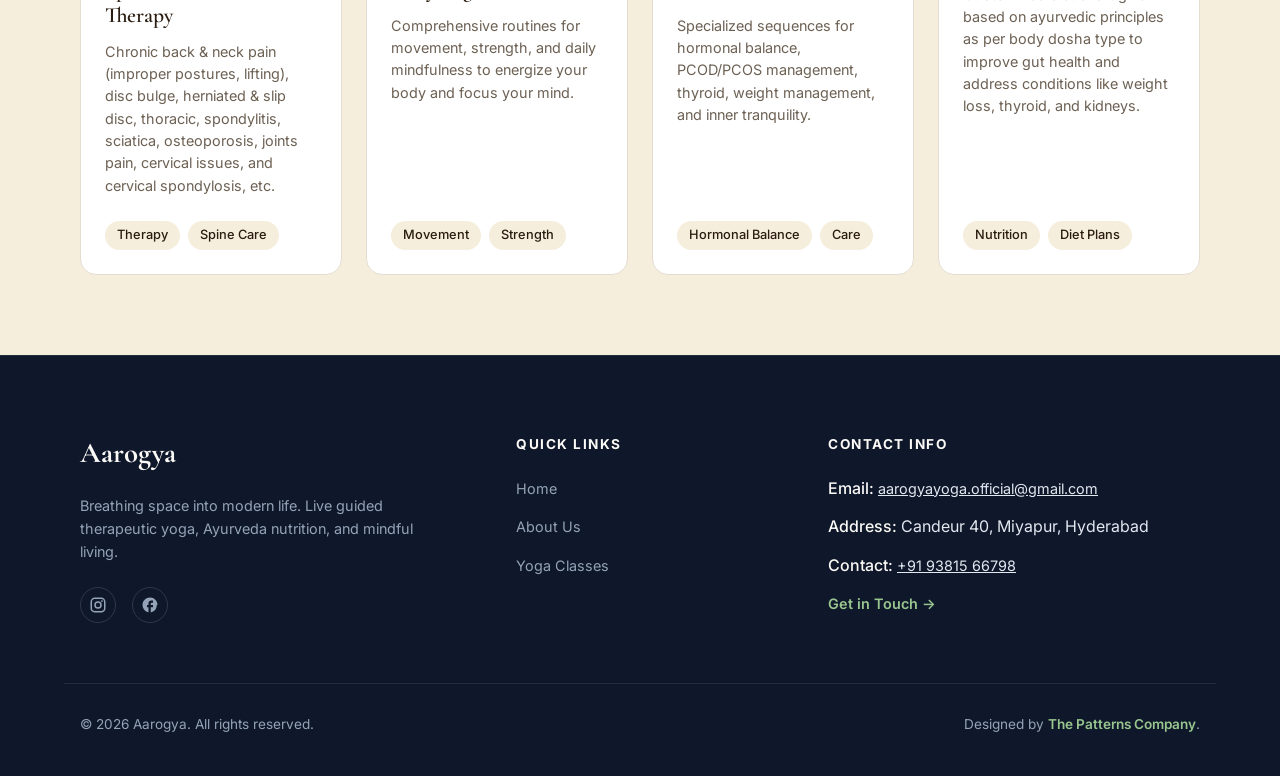
<file: classes.html>
<!DOCTYPE html>
<html lang="en">

<head>
  <meta charset="UTF-8">
  <meta name="viewport" content="width=device-width, initial-scale=1.0">
  <title>Yoga Classes & Online Programs | Aarogyayogawithshravanthi</title>
  <meta name="description"
    content="Explore India's leading wellness programs at Aarogya. Choose from Daily Yoga Plans, Face Yoga Plans, and specialized Women Wellness programs.">
  <link rel="stylesheet" href="css/style.css">

  <!-- Favicon -->
  <link rel="icon" type="image/jpeg" href="images/favicon.jpeg">
  <style>
    /* Custom styles */
  </style>
</head>

<body>

  <!-- HEADER & NAVIGATION -->
  <header class="header-nav" id="main-header">
    <div class="container nav-container">
      <a href="index.html" class="logo">
        <img src="images/logo_transparent.png" alt="Aarogya Yoga Logo" class="logo-image">
      </a>

      <nav>
        <ul class="nav-links">
          <li><a href="index.html">Home</a></li>
          <li class="active"><a href="classes.html">Classes</a></li>
          <li><a href="gallery.html">Gallery</a></li>
          <li><a href="about.html">About</a></li>
          <li><a href="contact.html">Contact Us</a></li>
        </ul>
      </nav>

      <div class="nav-btn-container">
        <a href="contact.html" class="btn btn-nav-gold" id="book-class-btn">Book a Class</a>
      </div>

      <button class="menu-toggle" aria-label="Toggle menu">
        <span></span>
        <span></span>
        <span></span>
      </button>
    </div>
  </header>

  <!-- CLASSES HERO SECTION -->
  <main>

    <section class="bg-secondary-section section-padding">
      <div class="container classes-online-grid">
        <!-- Left: Modest Yoga Session Image -->
        <div>
          <!-- Online Badge -->
          <div class="live-online-badge-container">
            <span class="live-dot"></span>
            Live Online Classes
          </div>
          <img src="images/image6.jpeg" alt="Online Yoga Sessions" class="classes-online-img">
          <div class="instructor-name"
            style="margin-top: 1.25rem; font-family: var(--font-serif); font-size: 1.65rem; font-weight: 700; color: #112a0c; letter-spacing: 0.5px;">
            Shravanthi Raghu</div>
        </div>
        <!-- Right: Content -->
        <div style="display: flex; flex-direction: column; gap: 1.5rem;">
          <span
            style="font-size: 0.85rem; font-weight: 700; letter-spacing: 3px; text-transform: uppercase; color: var(--color-primary);">Join
            From Home</span>
          <h1 class="section-title" style="font-size: 2.2rem; margin: 0;">Enroll in Our Live Online Yoga Sessions</h1>
          <p style="font-size: 1rem; line-height: 1.8; color: var(--color-text-muted);">
            Experience the transformative power of yoga from the comfort of your own home. Our expert-guided live
            sessions are conducted daily via high-definition zoom video calls, offering personalized instruction and a
            supportive
            environment for practitioners of all levels, from beginners to advanced students.
          </p>
          <ul style="list-style: none; padding: 0; margin: 0; display: flex; flex-direction: column; gap: 0.75rem;">
            <li
              style="display: flex; align-items: flex-start; gap: 0.75rem; font-size: 0.95rem; color: var(--color-text-muted);">
              <span style="color: var(--color-primary); font-size: 1.1rem; margin-top: 2px;">✔</span>
              Interactive live sessions with real-time instructor feedback
            </li>
            <li
              style="display: flex; align-items: flex-start; gap: 0.75rem; font-size: 0.95rem; color: var(--color-text-muted);">
              <span style="color: var(--color-primary); font-size: 1.1rem; margin-top: 2px;">✔</span>
              Classes conducted in Telugu &amp; English for easy understanding
            </li>
            <!-- <li
              style="display: flex; align-items: flex-start; gap: 0.75rem; font-size: 0.95rem; color: var(--color-text-muted);">
              <span style="color: var(--color-primary); font-size: 1.1rem; margin-top: 2px;">✔</span>
              Access to session recordings for flexible practice
            </li> -->
            <li
              style="display: flex; align-items: flex-start; gap: 0.75rem; font-size: 0.95rem; color: var(--color-text-muted);">
              <span style="color: var(--color-primary); font-size: 1.1rem; margin-top: 2px;">✔</span>
              Two daily batches — choose what suits your schedule
            </li>
          </ul>
          <a href="contact.html" class="btn btn-primary" style="align-self: flex-start; margin-top: 0.5rem;">Book a
            Class &rarr;</a>
        </div>
      </div>
    </section>

    <!-- TAILORED WELLNESS PATHS -->


    <!-- LIVE YOGA BATCHES - Intro with Image -->


    <!-- BATCH CARDS -->
    <section class="container section-padding" id="online-programs" style="padding-top: 4rem; padding-bottom: 4rem;">
      <div style="text-align: center; margin-bottom: 3.5rem;">
        <span class="batches-badge" style="margin: 0 auto 0.75rem; display: table;">Online Sessions</span>
        <h3 class="section-title"
          style="font-size: 2.5rem; margin: 0; font-family: var(--font-serif); font-weight: 700; color: var(--color-text);">
          Specialized Online Programs</h3>
        <p
          style="color: var(--color-text-muted); max-width: 600px; margin: 0.75rem auto 0; font-size: 1.05rem; line-height: 1.6;">
          Expertly guided sessions designed for different skill levels, offering personalized attention and real-time
          guidance to elevate your wellness.
        </p>
      </div>

      <style>
        .online-program-panel {
          background: var(--color-white);
          border: 1px solid var(--color-border);
          border-radius: var(--border-radius-lg);
          padding: 3rem 3.5rem;
          margin-bottom: 3rem;
          box-shadow: var(--shadow-sm);
          transition: all var(--transition-speed) var(--transition-ease);
          position: relative;
          overflow: hidden;
        }

        .online-program-panel:hover {
          transform: translateY(-4px);
          box-shadow: var(--shadow-md);
          border-color: var(--color-primary);
        }

        .program-subtitle-tag {
          display: inline;
        }

        .program-subtitle-tag::before {
          content: " — ";
        }

        @media (max-width: 767px) {
          .program-subtitle-tag {
            display: block !important;
            margin-top: 0.25rem !important;
          }

          .program-subtitle-tag::before {
            content: "" !important;
          }
        }

        .online-program-panel.featured {
          border: 2px solid var(--color-primary);
        }

        .program-panel-grid {
          display: grid;
          grid-template-columns: 1fr 1.8fr;
          gap: 4rem;
          align-items: stretch;
        }

        .program-panel-info-col {
          display: flex;
          flex-direction: column;
          justify-content: space-between;
          border-right: 1px solid var(--color-border);
          padding-right: 4rem;
        }

        .program-panel-details-col {
          display: grid;
          grid-template-columns: 1fr 1fr;
          gap: 3rem;
        }

        .detail-sub-col h4 {
          font-family: var(--font-sans);
          font-size: 0.95rem;
          font-weight: 700;
          text-transform: uppercase;
          letter-spacing: 1px;
          color: var(--color-primary);
          margin-bottom: 1.25rem;
          border-bottom: 2px solid var(--color-primary-light);
          padding-bottom: 0.5rem;
        }

        .detail-list {
          list-style: none;
          padding: 0;
          margin: 0;
          display: flex;
          flex-direction: column;
          gap: 0.85rem;
        }

        .detail-list li {
          font-size: 0.95rem;
          color: var(--color-text);
          line-height: 1.5;
          display: flex;
          align-items: flex-start;
          gap: 0.75rem;
        }

        .detail-list.benefits li {
          color: var(--color-text-muted);
        }

        .bullet-accent {
          color: var(--color-primary);
          font-weight: bold;
          flex-shrink: 0;
          margin-top: 1px;
        }

        @media (max-width: 991px) {
          .program-panel-grid {
            grid-template-columns: 1fr;
            gap: 2.5rem;
          }

          .program-panel-info-col {
            border-right: none;
            padding-right: 0;
            border-bottom: 1px solid var(--color-border);
            padding-bottom: 2.5rem;
          }
        }

        @media (max-width: 767px) {
          .online-program-panel {
            padding: 2rem;
          }

          .program-panel-details-col {
            grid-template-columns: 1fr;
            gap: 2rem;
          }
        }

        .btn-free-trial {
          display: flex;
          align-items: center;
          justify-content: center;
          gap: 10px;
          padding: 0.85rem 1.5rem;
          font-weight: 700;
          border-radius: var(--border-radius-sm);
          border: 2px solid var(--color-primary);
          color: var(--color-primary);
          background: transparent;
          font-family: inherit;
          font-size: 1rem;
          text-decoration: none;
          cursor: pointer;
          transition: all var(--transition-speed) var(--transition-ease);
        }

        .btn-free-trial:hover {
          background-color: var(--color-primary);
          color: var(--color-white);
          transform: translateY(-2px);
          box-shadow: 0 8px 20px rgba(182, 110, 64, 0.2);
        }

        .btn-free-trial svg {
          transition: transform var(--transition-speed) var(--transition-ease);
        }

        .btn-free-trial:hover svg {
          transform: scale(1.1);
        }
      </style>

      <div style="max-width: 1100px; margin: 0 auto;">

        <!-- Panel 1: Beginners Yoga -->
        <div class="online-program-panel featured">
          <!-- Intense Practice Tag Ribbon -->
          <span class="featured-tag"
            style="position: absolute; top: 0; left: 3.5rem; background-color: var(--color-primary); color: var(--color-white); padding: 4px 16px; border-radius: 0 0 var(--border-radius-sm) var(--border-radius-sm); font-size: 0.8rem; font-weight: 600; text-transform: uppercase; letter-spacing: 1px;">Intense
            Practice</span>

          <div class="program-panel-grid" style="margin-top: 1rem;">
            <!-- Left Side: Program Overview & CTA -->
            <div class="program-panel-info-col">
              <div>
                <span class="overlay-badge"
                  style="background-color: var(--color-primary-light); color: var(--color-primary); margin-bottom: 0.5rem; position: static; display: inline-block; font-size: 0.75rem; font-weight: 700; text-transform: uppercase; letter-spacing: 1px; padding: 4px 12px; border-radius: var(--border-radius-sm);">Advanced</span>
                <h3
                  style="font-family: var(--font-serif); font-size: 2.1rem; font-weight: 700; color: var(--color-text); margin: 0.5rem 0 0.25rem;">
                  Advanced &amp; Intense Yoga</h3>
                <span
                  style="font-size: 0.85rem; color: var(--color-text-muted); font-weight: 600; text-transform: uppercase; letter-spacing: 1.5px; display: block; margin-bottom: 1.5rem;">Live
                  Online &amp; Offline Practice <span class="program-subtitle-tag">No Pre-Recorded</span></span>

                <div style="display: flex; align-items: baseline; margin-bottom: 1.5rem; gap: 0.25rem;">
                  <span
                    style="font-size: 2.6rem; font-weight: 700; color: var(--color-primary); font-family: var(--font-serif);">₹2,999</span>
                  <span style="font-size: 0.95rem; color: var(--color-text-muted);">/ month</span>
                </div>

                <!-- Schedule Details -->
                <div
                  style="background-color: var(--color-bg-secondary); border-radius: var(--border-radius-sm); padding: 0.85rem 1.15rem; margin-bottom: 2rem; border: 1px solid rgba(62, 90, 62, 0.08);">
                  <div
                    style="font-size: 0.8rem; font-weight: 700; color: var(--color-primary); text-transform: uppercase; letter-spacing: 1.5px; display: flex; align-items: center; gap: 8px; margin-bottom: 0.25rem;">
                    <svg width="14" height="14" fill="currentColor" viewBox="0 0 24 24">
                      <path
                        d="M12 2A10 10 0 1 0 22 12A10 10 0 0 0 12 2zm0 18a8 8 0 1 1 8-8a8 8 0 0 1-8 8zm1-13h-2v6l5.25 3.15l1-1.64l-4.25-2.51z" />
                    </svg>
                    Weekly Schedule
                  </div>
                  <div style="font-size: 1.05rem; font-weight: 700; color: var(--color-text); margin-bottom: 0.1rem;">
                    Mon – Fri</div>
                  <div style="font-size: 0.9rem; font-weight: 600; color: var(--color-primary); line-height: 1.5;">
                    <span style="white-space: nowrap;">6:00 AM – 7:15 AM</span>
                    <span
                      style="opacity: 0.7; font-weight: 400; font-size: 0.85rem; color: var(--color-text-muted); margin: 0 4px;">and</span>
                    <br>
                    <span style="white-space: nowrap;">10:00 AM – 11:15 AM</span>
                  </div>
                  <div style="font-size: 0.85rem; color: var(--color-text-muted); margin-top: 0.15rem;">Indian Standard
                    Time (IST)</div>
                </div>
              </div>

              <div style="display: flex; flex-direction: column; gap: 10px; margin-top: auto;">
                <a href="https://wa.me/919985928227?text=Hi%20Shravanthi%2C%20I%20would%20like%20to%20book%20a%20free%20trial%20class%20for%20the%20Advanced%20%26%20Intense%20Yoga%20batch."
                  target="_blank" class="btn-free-trial">
                  <span>Book a Free Trial Class</span>
                  <svg width="18" height="18" fill="currentColor" viewBox="0 0 24 24">
                    <path
                      d="M12.04 2c-5.46 0-9.91 4.45-9.91 9.91c0 1.75.46 3.45 1.32 4.95L2.05 22l5.25-1.38c1.45.79 3.08 1.21 4.74 1.21c5.46 0 9.91-4.45 9.91-9.91c0-2.65-1.03-5.14-2.9-7.01A9.816 9.816 0 0 0 12.04 2m.01 1.67c2.2 0 4.26.86 5.82 2.42a8.136 8.136 0 0 1 2.41 5.82c0 4.54-3.7 8.24-8.24 8.24c-1.45 0-2.88-.38-4.12-1.11l-.3-.17l-3.07.8l.82-2.99l-.19-.3A8.178 8.178 0 0 1 3.73 11.9c0-4.53 3.7-8.23 8.24-8.23m-3.8 3.51c-.2-.04-.43-.04-.62.15c-.19.18-.74.73-.74 1.79c0 1.06.77 2.08.88 2.23c.1.15 1.5 2.29 3.64 3.22c.51.22.9.36 1.21.46c.51.16.98.14 1.35.08c.41-.06 1.27-.52 1.45-1.02c.18-.5.18-.93.13-1.02c-.05-.09-.18-.14-.38-.24c-.2-.1-1.18-.58-1.37-.65c-.18-.07-.32-.1-.46.1c-.14.2-.54.68-.66.82c-.12.14-.24.16-.44.06c-.2-.1-.84-.31-1.59-.98c-.59-.52-.98-1.17-1.1-1.37c-.12-.2-.01-.31.09-.41c.09-.09.2-.24.3-.36c.1-.12.13-.2.2-.33c.07-.14.03-.26-.02-.36c-.05-.1-.46-1.11-.63-1.52z" />
                  </svg>
                </a>
                <a href="https://wa.me/919381566798?text=Hi%20Shravanthi%2C%20I%20want%20to%20enroll%20in%20the%20Advanced%20and%20Intense%20Yoga%20(Online%20%26%20Offline)%20Batch%20-%20%E2%82%B92999%2Fmonth"
                  target="_blank" class="btn btn-primary"
                  style="display: flex; align-items: center; justify-content: center; gap: 10px; padding: 0.85rem 1.5rem; font-weight: 700; border-radius: var(--border-radius-sm); cursor: pointer; border: none; font-family: inherit; font-size: 1rem; text-decoration: none;">
                  <span>Enroll</span>
                  <svg width="18" height="18" fill="none" stroke="currentColor" viewBox="0 0 24 24">
                    <path stroke-linecap="round" stroke-linejoin="round" stroke-width="2"
                      d="M9 12l2 2 4-4m5.618-4.016A11.955 11.955 0 0112 2.944a11.955 11.955 0 01-8.618 3.04A12.02 12.02 0 003 9c0 5.591 3.824 10.29 9 11.622 5.176-1.332 9-6.03 9-11.622 0-1.042-.133-2.052-.382-3.016z">
                    </path>
                  </svg>
                </a>
              </div>
            </div>

            <!-- Right Side: Inclusions & Benefits Prospectus -->
            <div class="program-panel-details-col">
              <!-- What you'll practice -->
              <div class="detail-sub-col">
                <h4>What you'll practice</h4>
                <ul class="detail-list">
                  <li>
                    <span class="check-icon-wrapper"
                      style="width: 18px; height: 18px; background-color: var(--color-icon-bg); color: var(--color-primary); border-radius: 50%; display: flex; align-items: center; justify-content: center; flex-shrink: 0; margin-top: 2px;"><svg
                        viewBox="0 0 24 24" fill="none" stroke="currentColor" stroke-width="3"
                        style="width: 9px; height: 9px;">
                        <polyline points="20 6 9 17 4 12"></polyline>
                      </svg></span>
                    <span>Pranayamas &amp; Breathing techniques</span>
                  </li>
                  <li>
                    <span class="check-icon-wrapper"
                      style="width: 18px; height: 18px; background-color: var(--color-icon-bg); color: var(--color-primary); border-radius: 50%; display: flex; align-items: center; justify-content: center; flex-shrink: 0; margin-top: 2px;"><svg
                        viewBox="0 0 24 24" fill="none" stroke="currentColor" stroke-width="3"
                        style="width: 9px; height: 9px;">
                        <polyline points="20 6 9 17 4 12"></polyline>
                      </svg></span>
                    <span>Ashtanga &amp; Vinyasa Variations</span>
                  </li>
                  <li>
                    <span class="check-icon-wrapper"
                      style="width: 18px; height: 18px; background-color: var(--color-icon-bg); color: var(--color-primary); border-radius: 50%; display: flex; align-items: center; justify-content: center; flex-shrink: 0; margin-top: 2px;"><svg
                        viewBox="0 0 24 24" fill="none" stroke="currentColor" stroke-width="3"
                        style="width: 9px; height: 9px;">
                        <polyline points="20 6 9 17 4 12"></polyline>
                      </svg></span>

                    <span>Strength Training</span>
                  </li>
                  <li>
                    <span class="check-icon-wrapper"
                      style="width: 18px; height: 18px; background-color: var(--color-icon-bg); color: var(--color-primary); border-radius: 50%; display: flex; align-items: center; justify-content: center; flex-shrink: 0; margin-top: 2px;"><svg
                        viewBox="0 0 24 24" fill="none" stroke="currentColor" stroke-width="3"
                        style="width: 9px; height: 9px;">
                        <polyline points="20 6 9 17 4 12"></polyline>
                      </svg></span>


                    <span>Core Yoga focus</span>
                  </li>
                  <li>
                    <span class="check-icon-wrapper"
                      style="width: 18px; height: 18px; background-color: var(--color-icon-bg); color: var(--color-primary); border-radius: 50%; display: flex; align-items: center; justify-content: center; flex-shrink: 0; margin-top: 2px;"><svg
                        viewBox="0 0 24 24" fill="none" stroke="currentColor" stroke-width="3"
                        style="width: 9px; height: 9px;">
                        <polyline points="20 6 9 17 4 12"></polyline>
                      </svg></span>
                    <span>Mat Pilates Conditioning</span>
                  </li>
                  <li>
                    <span class="check-icon-wrapper"
                      style="width: 18px; height: 18px; background-color: var(--color-icon-bg); color: var(--color-primary); border-radius: 50%; display: flex; align-items: center; justify-content: center; flex-shrink: 0; margin-top: 2px;"><svg
                        viewBox="0 0 24 24" fill="none" stroke="currentColor" stroke-width="3"
                        style="width: 9px; height: 9px;">
                        <polyline points="20 6 9 17 4 12"></polyline>
                      </svg></span>
                    <span>Yoga with dumbbells, blocks &amp; strap</span>
                  </li>
                  <li>
                    <span class="check-icon-wrapper"
                      style="width: 18px; height: 18px; background-color: var(--color-icon-bg); color: var(--color-primary); border-radius: 50%; display: flex; align-items: center; justify-content: center; flex-shrink: 0; margin-top: 2px;"><svg
                        viewBox="0 0 24 24" fill="none" stroke="currentColor" stroke-width="3"
                        style="width: 9px; height: 9px;">
                        <polyline points="20 6 9 17 4 12"></polyline>
                      </svg></span>
                    <span>Guided Meditation &amp; Chanting</span>
                  </li>
                  <li>
                    <span class="check-icon-wrapper"
                      style="width: 18px; height: 18px; background-color: var(--color-icon-bg); color: var(--color-primary); border-radius: 50%; display: flex; align-items: center; justify-content: center; flex-shrink: 0; margin-top: 2px;"><svg
                        viewBox="0 0 24 24" fill="none" stroke="currentColor" stroke-width="3"
                        style="width: 9px; height: 9px;">
                        <polyline points="20 6 9 17 4 12"></polyline>
                      </svg></span>
                    <span>Relaxation &amp; Yoga Nidra</span>
                  </li>
                  <li>
                    <span class="check-icon-wrapper"
                      style="width: 18px; height: 18px; background-color: var(--color-icon-bg); color: var(--color-primary); border-radius: 50%; display: flex; align-items: center; justify-content: center; flex-shrink: 0; margin-top: 2px;"><svg
                        viewBox="0 0 24 24" fill="none" stroke="currentColor" stroke-width="3"
                        style="width: 9px; height: 9px;">
                        <polyline points="20 6 9 17 4 12"></polyline>
                      </svg></span>

                    <span>Diet tips</span>
                  </li>

                  <li>
                    <span class="check-icon-wrapper"
                      style="width: 18px; height: 18px; background-color: var(--color-icon-bg); color: var(--color-primary); border-radius: 50%; display: flex; align-items: center; justify-content: center; flex-shrink: 0; margin-top: 2px;"><svg
                        viewBox="0 0 24 24" fill="none" stroke="currentColor" stroke-width="3"
                        style="width: 9px; height: 9px;">
                        <polyline points="20 6 9 17 4 12"></polyline>
                      </svg></span>

                    <span>Face yoga</span>
                  </li>


                </ul>
              </div>

              <!-- Program Benefits -->
              <div class="detail-sub-col">
                <h4>Focus &amp; Benefits</h4>
                <ul class="detail-list benefits">
                  <li>
                    <span class="bullet-accent">✦</span>
                    <span>Deepen practice &amp; challenging sequences</span>
                  </li>
                  <li>
                    <span class="bullet-accent">✦</span>
                    <span>Deeper stretches &amp; stronger balance work</span>
                  </li>
                  <li>
                    <span class="bullet-accent">✦</span>
                    <span>Builds strength, stamina &amp; endurance</span>
                  </li>
                  <li>
                    <span class="bullet-accent">✦</span>
                    <span>Higher physical intensity Practice with transitions</span>
                  </li>
                  <li>
                    <span class="bullet-accent">✦</span>
                    <span>Weight loss, tones body &amp; highly active</span>
                  </li>
                  <li>
                    <span class="bullet-accent">✦</span>
                    <span>Achieve a peaceful, stress-free mind</span>
                  </li>
                </ul>
              </div>
            </div>
          </div>
        </div>

        <div class="online-program-panel">
          <div class="program-panel-grid">
            <!-- Left Side: Program Overview & CTA -->
            <div class="program-panel-info-col">
              <div>
                <span class="overlay-badge"
                  style="background-color: var(--color-primary-light); color: var(--color-primary); margin-bottom: 0.5rem; position: static; display: inline-block; font-size: 0.75rem; font-weight: 700; text-transform: uppercase; letter-spacing: 1px; padding: 4px 12px; border-radius: var(--border-radius-sm);">Foundational</span>
                <h3
                  style="font-family: var(--font-serif); font-size: 2.1rem; font-weight: 700; color: var(--color-text); margin: 0.5rem 0 0.25rem;">
                  Beginners Yoga</h3>
                <span
                  style="font-size: 0.85rem; color: var(--color-text-muted); font-weight: 600; text-transform: uppercase; letter-spacing: 1.5px; display: block; margin-bottom: 1.5rem;">Live
                  Online Practice <span class="program-subtitle-tag">No Pre-Recorded</span></span>

                <div style="display: flex; align-items: baseline; margin-bottom: 1.5rem; gap: 0.25rem;">
                  <span
                    style="font-size: 2.6rem; font-weight: 700; color: var(--color-primary); font-family: var(--font-serif);">₹1599</span>
                  <span style="font-size: 0.95rem; color: var(--color-text-muted);">/ month</span>
                </div>

                <!-- Schedule Details -->
                <div
                  style="background-color: var(--color-bg-secondary); border-radius: var(--border-radius-sm); padding: 0.85rem 1.15rem; margin-bottom: 2rem; border: 1px solid rgba(62, 90, 62, 0.08);">
                  <div
                    style="font-size: 0.8rem; font-weight: 700; color: var(--color-primary); text-transform: uppercase; letter-spacing: 1.5px; display: flex; align-items: center; gap: 8px; margin-bottom: 0.25rem;">
                    <svg width="14" height="14" fill="currentColor" viewBox="0 0 24 24">
                      <path
                        d="M12 2A10 10 0 1 0 22 12A10 10 0 0 0 12 2zm0 18a8 8 0 1 1 8-8a8 8 0 0 1-8 8zm1-13h-2v6l5.25 3.15l1-1.64l-4.25-2.51z" />
                    </svg>
                    Weekly Schedule
                  </div>
                  <div style="font-size: 1.05rem; font-weight: 700; color: var(--color-text); margin-bottom: 0.1rem;">
                    Mon – Thu</div>
                  <div style="font-size: 0.9rem; font-weight: 600; color: var(--color-primary); white-space: nowrap;">
                    6:00 PM – 7:00 PM</div>
                  <div style="font-size: 0.85rem; color: var(--color-text-muted); margin-top: 0.1rem;">Indian Standard
                    Time (IST)</div>
                </div>
              </div>

              <div style="display: flex; flex-direction: column; gap: 10px; margin-top: auto;">
                <a href="https://wa.me/919985928227?text=Hi%20Shravanthi%2C%20I%20would%20like%20to%20book%20a%20free%20trial%20class%20for%20the%20Beginners%20Yoga%20batch."
                  target="_blank" class="btn-free-trial">
                  <span>Book a Free Trial Class</span>
                  <svg width="18" height="18" fill="currentColor" viewBox="0 0 24 24">
                    <path
                      d="M12.04 2c-5.46 0-9.91 4.45-9.91 9.91c0 1.75.46 3.45 1.32 4.95L2.05 22l5.25-1.38c1.45.79 3.08 1.21 4.74 1.21c5.46 0 9.91-4.45 9.91-9.91c0-2.65-1.03-5.14-2.9-7.01A9.816 9.816 0 0 0 12.04 2m.01 1.67c2.2 0 4.26.86 5.82 2.42a8.136 8.136 0 0 1 2.41 5.82c0 4.54-3.7 8.24-8.24 8.24c-1.45 0-2.88-.38-4.12-1.11l-.3-.17l-3.07.8l.82-2.99l-.19-.3A8.178 8.178 0 0 1 3.73 11.9c0-4.53 3.7-8.23 8.24-8.23m-3.8 3.51c-.2-.04-.43-.04-.62.15c-.19.18-.74.73-.74 1.79c0 1.06.77 2.08.88 2.23c.1.15 1.5 2.29 3.64 3.22c.51.22.9.36 1.21.46c.51.16.98.14 1.35.08c.41-.06 1.27-.52 1.45-1.02c.18-.5.18-.93.13-1.02c-.05-.09-.18-.14-.38-.24c-.2-.1-1.18-.58-1.37-.65c-.18-.07-.32-.1-.46.1c-.14.2-.54.68-.66.82c-.12.14-.24.16-.44.06c-.2-.1-.84-.31-1.59-.98c-.59-.52-.98-1.17-1.1-1.37c-.12-.2-.01-.31.09-.41c.09-.09.2-.24.3-.36c.1-.12.13-.2.2-.33c.07-.14.03-.26-.02-.36c-.05-.1-.46-1.11-.63-1.52z" />
                  </svg>
                </a>
                <a href="https://wa.me/919381566798?text=Hi%20Shravanthi%2C%20I%20want%20to%20enroll%20in%20the%20Beginners%20Yoga%20(Online)%20Batch%20(6%3A00%20PM%20%E2%80%93%207%3A00%20PM%20-%20%E2%82%B91599%2Fmonth)"
                  target="_blank" class="btn btn-primary"
                  style="display: flex; align-items: center; justify-content: center; gap: 10px; padding: 0.85rem 1.5rem; font-weight: 700; border-radius: var(--border-radius-sm); cursor: pointer; border: none; font-family: inherit; font-size: 1rem; text-decoration: none;">
                  <span>Enroll</span>
                  <svg width="18" height="18" fill="none" stroke="currentColor" viewBox="0 0 24 24">
                    <path stroke-linecap="round" stroke-linejoin="round" stroke-width="2"
                      d="M9 12l2 2 4-4m5.618-4.016A11.955 11.955 0 0112 2.944a11.955 11.955 0 01-8.618 3.04A12.02 12.02 0 003 9c0 5.591 3.824 10.29 9 11.622 5.176-1.332 9-6.03 9-11.622 0-1.042-.133-2.052-.382-3.016z">
                    </path>
                  </svg>
                </a>
              </div>
            </div>

            <!-- Right Side: Inclusions & Benefits Prospectus -->
            <div class="program-panel-details-col">
              <!-- What you'll practice -->
              <div class="detail-sub-col">
                <h4>What you'll practice</h4>
                <ul class="detail-list">
                  <li>
                    <span class="check-icon-wrapper"
                      style="width: 18px; height: 18px; background-color: var(--color-icon-bg); color: var(--color-primary); border-radius: 50%; display: flex; align-items: center; justify-content: center; flex-shrink: 0; margin-top: 2px;"><svg
                        viewBox="0 0 24 24" fill="none" stroke="currentColor" stroke-width="3"
                        style="width: 9px; height: 9px;">
                        <polyline points="20 6 9 17 4 12"></polyline>
                      </svg></span>
                    <span>Pranayama &amp; Breathing practice</span>
                  </li>
                  <li>
                    <span class="check-icon-wrapper"
                      style="width: 18px; height: 18px; background-color: var(--color-icon-bg); color: var(--color-primary); border-radius: 50%; display: flex; align-items: center; justify-content: center; flex-shrink: 0; margin-top: 2px;"><svg
                        viewBox="0 0 24 24" fill="none" stroke="currentColor" stroke-width="3"
                        style="width: 9px; height: 9px;">
                        <polyline points="20 6 9 17 4 12"></polyline>
                      </svg></span>
                    <span>Hatha yoga (Beginner friendly)</span>
                  </li>
                  <li>
                    <span class="check-icon-wrapper"
                      style="width: 18px; height: 18px; background-color: var(--color-icon-bg); color: var(--color-primary); border-radius: 50%; display: flex; align-items: center; justify-content: center; flex-shrink: 0; margin-top: 2px;"><svg
                        viewBox="0 0 24 24" fill="none" stroke="currentColor" stroke-width="3"
                        style="width: 9px; height: 9px;">
                        <polyline points="20 6 9 17 4 12"></polyline>
                      </svg></span>
                    <span>Yoga with properties (Blocks, Chair)</span>
                  </li>
                  <li>
                    <span class="check-icon-wrapper"
                      style="width: 18px; height: 18px; background-color: var(--color-icon-bg); color: var(--color-primary); border-radius: 50%; display: flex; align-items: center; justify-content: center; flex-shrink: 0; margin-top: 2px;"><svg
                        viewBox="0 0 24 24" fill="none" stroke="currentColor" stroke-width="3"
                        style="width: 9px; height: 9px;">
                        <polyline points="20 6 9 17 4 12"></polyline>
                      </svg></span>
                    <span>Surya Namaskaras</span>
                  </li>
                  <li>
                    <span class="check-icon-wrapper"
                      style="width: 18px; height: 18px; background-color: var(--color-icon-bg); color: var(--color-primary); border-radius: 50%; display: flex; align-items: center; justify-content: center; flex-shrink: 0; margin-top: 2px;"><svg
                        viewBox="0 0 24 24" fill="none" stroke="currentColor" stroke-width="3"
                        style="width: 9px; height: 9px;">
                        <polyline points="20 6 9 17 4 12"></polyline>
                      </svg></span>
                    <span>Chanting</span>
                  </li>
                  <li>
                    <span class="check-icon-wrapper"
                      style="width: 18px; height: 18px; background-color: var(--color-icon-bg); color: var(--color-primary); border-radius: 50%; display: flex; align-items: center; justify-content: center; flex-shrink: 0; margin-top: 2px;"><svg
                        viewBox="0 0 24 24" fill="none" stroke="currentColor" stroke-width="3"
                        style="width: 9px; height: 9px;">
                        <polyline points="20 6 9 17 4 12"></polyline>
                      </svg></span>
                    <span>Relaxation Techniques</span>
                  </li>
                  <li>
                    <span class="check-icon-wrapper"
                      style="width: 18px; height: 18px; background-color: var(--color-icon-bg); color: var(--color-primary); border-radius: 50%; display: flex; align-items: center; justify-content: center; flex-shrink: 0; margin-top: 2px;"><svg
                        viewBox="0 0 24 24" fill="none" stroke="currentColor" stroke-width="3"
                        style="width: 9px; height: 9px;">
                        <polyline points="20 6 9 17 4 12"></polyline>
                      </svg></span>
                    <span>Yoga Nidra practice</span>
                  </li>
                  <li>
                    <span class="check-icon-wrapper"
                      style="width: 18px; height: 18px; background-color: var(--color-icon-bg); color: var(--color-primary); border-radius: 50%; display: flex; align-items: center; justify-content: center; flex-shrink: 0; margin-top: 2px;"><svg
                        viewBox="0 0 24 24" fill="none" stroke="currentColor" stroke-width="3"
                        style="width: 9px; height: 9px;">
                        <polyline points="20 6 9 17 4 12"></polyline>
                      </svg></span>
                    <span>Lifestyle changes</span>
                  </li>
                </ul>
              </div>

              <!-- Program Benefits -->
              <div class="detail-sub-col">
                <h4>Focus &amp; Benefits</h4>
                <ul class="detail-list benefits">
                  <li>
                    <span class="bullet-accent">✦</span>
                    <span>Builds discipline &amp; healthy daily habits</span>
                  </li>
                  <li>
                    <span class="bullet-accent">✦</span>
                    <span>Posture corrections &amp; safe modifications</span>
                  </li>
                  <li>
                    <span class="bullet-accent">✦</span>
                    <span>Body alignment &amp; proper breathing focus</span>
                  </li>
                  <li>
                    <span class="bullet-accent">✦</span>
                    <span>Improves flexibility, mobility, balance &amp; body awareness</span>
                  </li>
                  <li>
                    <span class="bullet-accent">✦</span>
                    <span>Suitable for all ages &amp; fitness levels (lower risk)</span>
                  </li>
                  <li>
                    <span class="bullet-accent">✦</span>
                    <span>Helps reduce muscle pains, stress &amp; improve sleep</span>
                  </li>
                </ul>
              </div>
            </div>
          </div>
        </div>

      </div>
    </section>

    <section class="bg-secondary-section section-padding" id="wellness-paths-section">
      <div class="container">
        <div class="section-header">
          <h2 class="section-title">Tailored Wellness Paths</h2>
          <p class="section-subtitle">
            Discover the power of specialized yoga practices designed to address your unique physical and mental needs.
          </p>
        </div>

        <div class="paths-grid">
          <!-- Path 1 -->
          <div class="path-card">
            <div class="path-img-wrapper">
              <img src="images/spine_therapy.jpeg" alt="Spine and Cervical Therapy" style="object-position: center;">
            </div>
            <div class="path-content">
              <span class="path-duration">Duration: 1 Month</span>
              <h3>Spine and Cervical Therapy</h3>
              <p class="path-desc">
                Chronic back &amp; neck pain (improper postures, lifting), disc bulge, herniated &amp; slip disc,
                thoracic, spondylitis, sciatica, osteoporosis, joints pain, cervical issues, and cervical spondylosis,
                etc.
              </p>
              <div class="path-tags">
                <span class="tag">Therapy</span>
                <span class="tag">Spine Care</span>
              </div>
            </div>
          </div>
          <!-- Path 2 -->
          <div class="path-card">
            <div class="path-img-wrapper">
              <img src="images/daily_yoga.png" alt="Daily Yoga Plans">
            </div>
            <div class="path-content">
              <span class="path-duration">Duration: 1 Month</span>
              <h3>Daily Yoga Plans</h3>
              <p class="path-desc">
                Comprehensive routines for movement, strength, and daily mindfulness to energize your body and focus
                your mind.
              </p>
              <div class="path-tags">
                <span class="tag">Movement</span>
                <span class="tag">Strength</span>
              </div>
            </div>
          </div>
          <!-- Path 3 -->
          <div class="path-card">
            <div class="path-img-wrapper">
              <img src="images/women_wellness.png" alt="Women Wellness">
            </div>
            <div class="path-content">
              <span class="path-duration">Duration: 1 Month</span>
              <h3>Women Wellness</h3>
              <p class="path-desc">
                Specialized sequences for hormonal balance, PCOD/PCOS management, thyroid, weight management, and inner
                tranquility.
              </p>
              <div class="path-tags">
                <span class="tag">Hormonal Balance</span>
                <span class="tag">Care</span>
              </div>
            </div>
          </div>
          <!-- Path 4 -->
          <div class="path-card">
            <div class="path-img-wrapper">
              <img src="images/food_nutrition.png" alt="Food and Nutrition">
            </div>
            <div class="path-content">
              <h3>Food and Nutrition</h3>
              <p class="path-desc">
                Customized diet chart given based on ayurvedic principles as per body dosha type to improve
                gut health and address conditions like weight loss, thyroid, and kidneys.
              </p>
              <div class="path-tags">
                <span class="tag">Nutrition</span>
                <span class="tag">Diet Plans</span>
              </div>
            </div>
          </div>
        </div>
      </div>
    </section>



  </main>

  <!-- FOOTER -->
  <footer>
    <div class="container footer-grid">
      <div class="footer-column">
        <h1 class="footer-logo">Aarogya</h1>
        <p class="footer-desc">
          Breathing space into modern life. Live guided therapeutic yoga, Ayurveda nutrition, and mindful living.
        </p>
        <div class="footer-socials">
          <a href="https://www.instagram.com/aarogyayoga?igsh=MTlqcDFqcDUwczhkaA==" class="social-link" aria-label="Instagram" target="_blank" rel="noopener noreferrer">
            <svg width="18" height="18" fill="currentColor" viewBox="0 0 24 24">
              <path
                d="M7.8,2H16.2C19.4,2 22,4.6 22,7.8V16.2A5.8,5.8 0 0,1 16.2,22H7.8C4.6,22 2,19.4 2,16.2V7.8A5.8,5.8 0 0,1 7.8,2M7.6,4A3.6,3.6 0 0,0 4,7.6V16.4A3.6,3.6 0 0,0 7.6,20H16.4A3.6,3.6 0 0,0 20,16.4V7.6A3.6,3.6 0 0,0 16.4,4H7.6M12,7A5,5 0 0,1 17,12A5,5 0 0,1 12,17A5,5 0 0,1 7,12A5,5 0 0,1 12,7M12,9A3,3 0 0,0 9,12A3,3 0 0,0 12,15A3,3 0 0,0 15,12A3,3 0 0,0 12,9M17.25,5.5A1.25,1.25 0 0,1 18.5,6.75A1.25,1.25 0 0,1 17.25,8A1.25,1.25 0 0,1 16,6.75A1.25,1.25 0 0,1 17.25,5.5Z" />
            </svg>
          </a>
          <a href="https://www.facebook.com/people/Aarogya-Yoga/100063740537930/" class="social-link" aria-label="Facebook" target="_blank" rel="noopener noreferrer">
            <svg width="18" height="18" fill="currentColor" viewBox="0 0 24 24">
              <path
                d="M22 12c0-5.52-4.48-10-10-10S2 6.48 2 12c0 4.84 3.44 8.87 8 9.8V15H8v-3h2V9.5C10 7.57 11.57 6 13.5 6H16v3h-2c-.55 0-1 .45-1 1v2h3v3h-3v6.95c4.56-.93 8-4.96 8-9.75z" />
            </svg>
          </a>
        </div>
      </div>

      <div class="footer-column">
        <h3>Quick Links</h3>
        <ul class="footer-links">
          <li><a href="index.html">Home</a></li>
          <li><a href="about.html">About Us</a></li>
          <li><a href="classes.html">Yoga Classes</a></li>
        </ul>
      </div>



      <div class="footer-column">
        <h3>Contact Info</h3>
        <ul class="footer-links" style="pointer-events: none;">
          <li><span style="color: #FAF9F6; font-weight: 500;">Email:</span> <a
              href="mailto:aarogyayoga.official@gmail.com"
              style="pointer-events: auto; color: inherit; text-decoration: underline;">aarogyayoga.official@gmail.com</a>
          </li>
          <li><span style="color: #FAF9F6; font-weight: 500;">Address:</span> Candeur 40, Miyapur, Hyderabad</li>
          <li><span style="color: #FAF9F6; font-weight: 500;">Contact:</span> <a
              href="tel:+919381566798"
              style="pointer-events: auto; color: inherit; text-decoration: underline;">+91 93815 66798</a></li>
          <li><a href="contact.html" style="pointer-events: auto; color: var(--color-accent); font-weight: 600;">Get in
              Touch &rarr;</a></li>
        </ul>
      </div>
    </div>

    <div class="container footer-bottom">
      <p>&copy; 2026 Aarogya. All rights reserved.</p>
      <p>Designed by <a href="https://thepatternscompany.com/" target="_blank" rel="noopener noreferrer"
          class="designer-link">The Patterns Company</a>.</p>
    </div>
  </footer>

  <script src="js/main.js"></script>
</body>

</html>
</file>
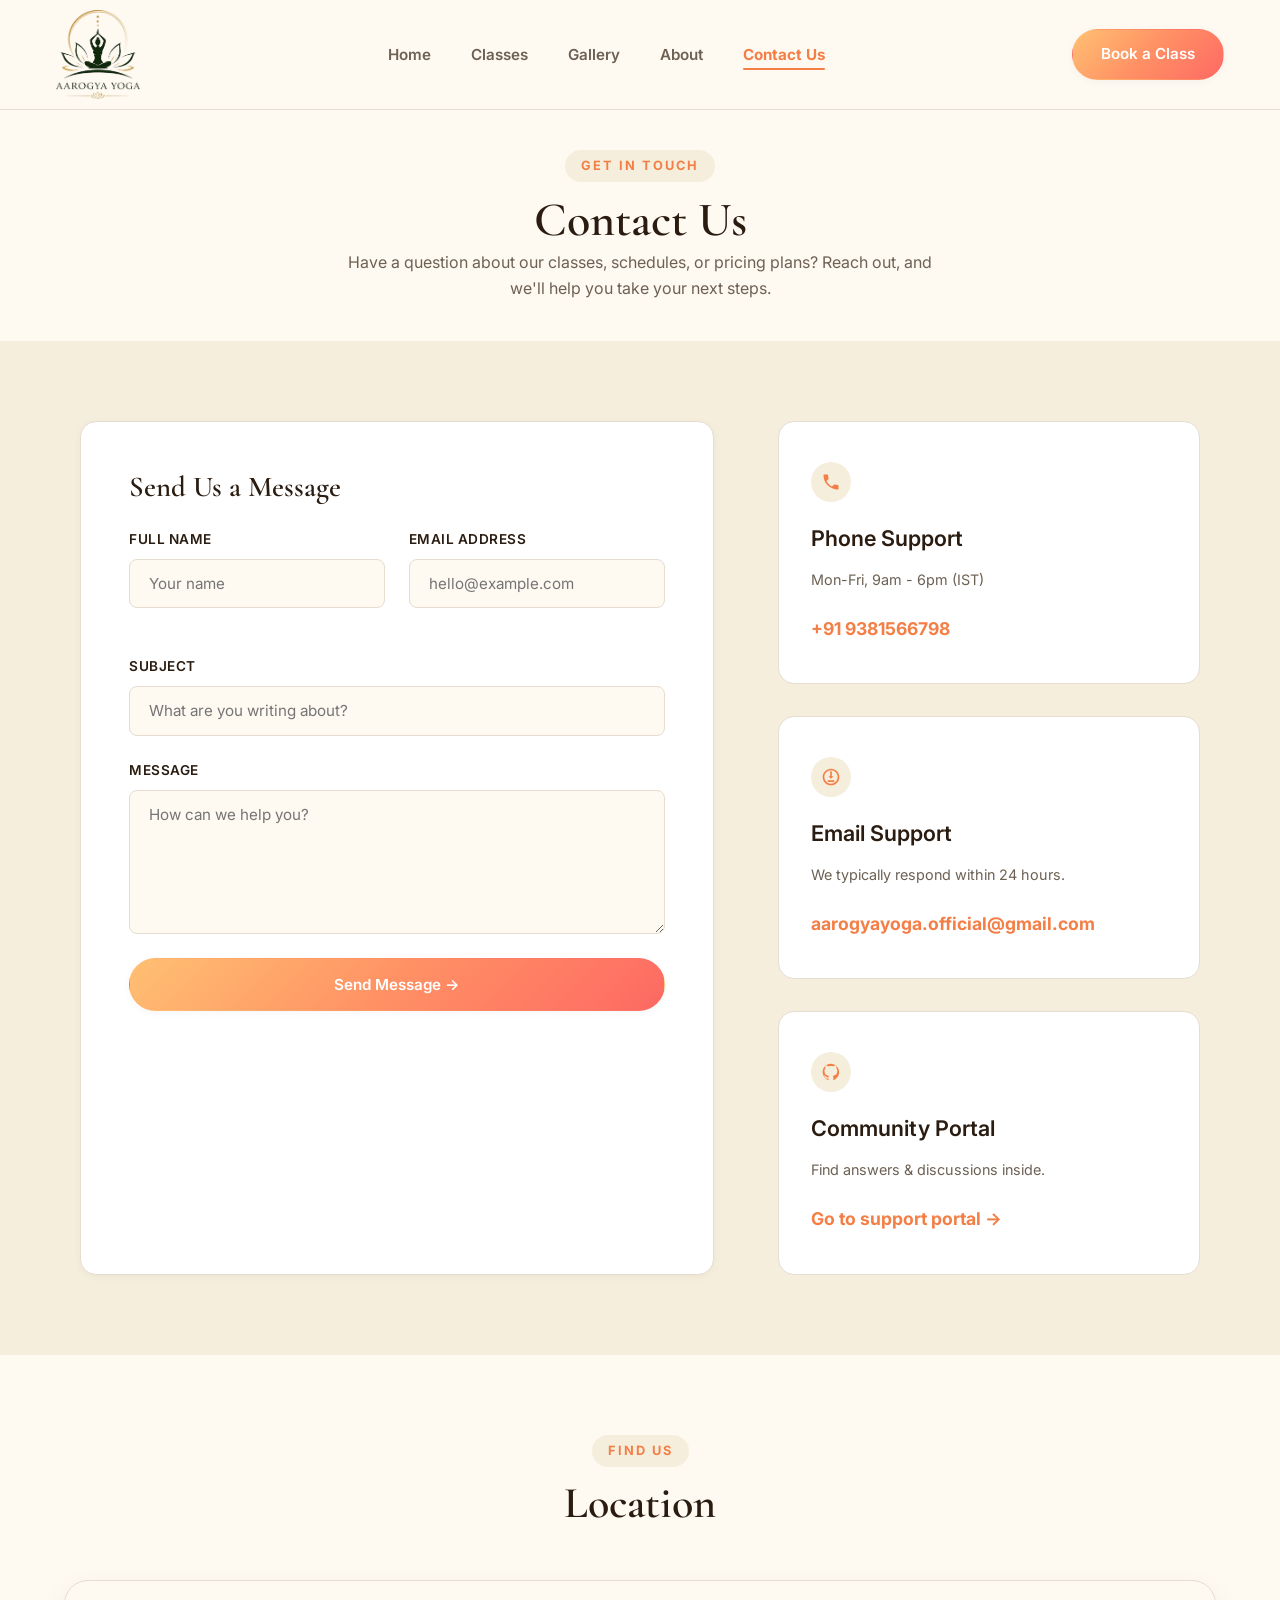
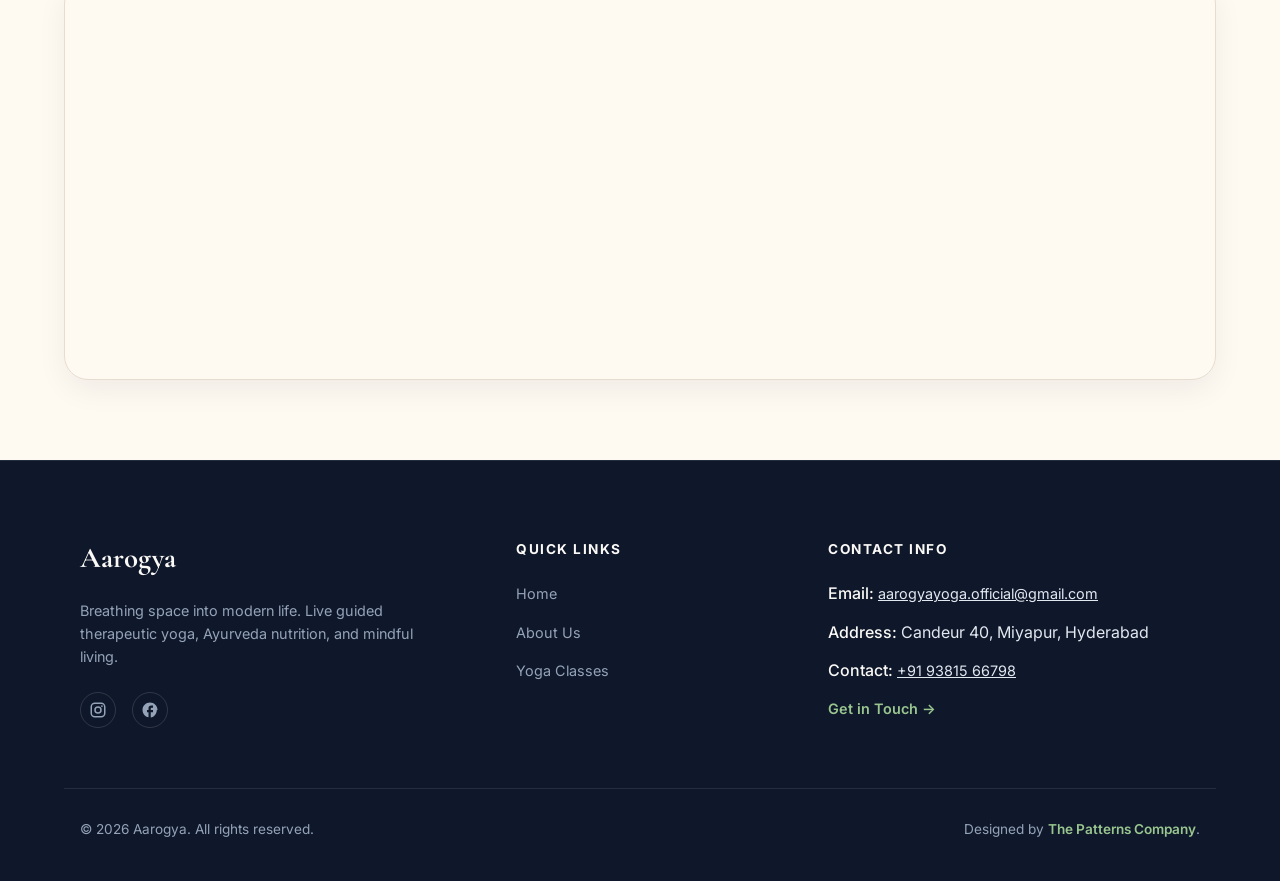
<file: contact.html>
<!DOCTYPE html>
<html lang="en">

<head>
  <meta charset="UTF-8">
  <meta name="viewport" content="width=device-width, initial-scale=1.0">
  <title>Contact Aarogyayogawithshravanthi | Book Your Online Session</title>
  <meta name="description"
    content="Get in touch with Aarogya Yoga. Send us a message, contact our support via email or phone, and book your first class today.">
  <link class="styles" rel="stylesheet" href="css/style.css">

  <!-- Favicon -->
  <link rel="icon" type="image/jpeg" href="images/favicon.jpeg">
  <style>
    .contact-hero {
      text-align: center;
      padding: 40px 0 40px 0;
    }
  </style>
</head>

<body>

  <!-- HEADER & NAVIGATION -->
  <header class="header-nav" id="main-header">
    <div class="container nav-container">
      <a href="index.html" class="logo">
        <img src="images/logo_transparent.png" alt="Aarogya Yoga Logo" class="logo-image">
      </a>

      <nav>
        <ul class="nav-links">
          <li><a href="index.html">Home</a></li>
          <li><a href="classes.html">Classes</a></li>
          <li><a href="gallery.html">Gallery</a></li>
          <li><a href="about.html">About</a></li>
          <li class="active"><a href="contact.html">Contact Us</a></li>
        </ul>
      </nav>

      <div class="nav-btn-container">
        <a href="contact.html" class="btn btn-nav-gold" id="book-class-btn">Book a Class</a>
      </div>

      <button class="menu-toggle" aria-label="Toggle menu">
        <span></span>
        <span></span>
        <span></span>
      </button>
    </div>
  </header>

  <main>
    <!-- HERO -->
    <section class="container contact-hero">
      <span class="hero-subtitle">Get In Touch</span>
      <h1 class="section-title" style="font-size: 3rem; margin-top: 10px;">Contact Us</h1>
      <p class="section-subtitle" style="max-width: 600px; margin: 0 auto;">
        Have a question about our classes, schedules, or pricing plans? Reach out, and we'll help you take your next
        steps.
      </p>
    </section>

    <!-- FORM & INFO -->
    <section class="bg-secondary-section section-padding">
      <div class="container contact-container-grid">
        <!-- Form -->
        <div class="contact-form-card">
          <h2
            style="font-size: 1.8rem; font-family: var(--font-serif); margin-bottom: 1.5rem; color: var(--color-text);">
            Send Us a Message</h2>
          <form class="contact-form" action="#" method="POST">
            <div class="form-group-row">
              <div class="form-group">
                <label for="c-name">Full Name</label>
                <input type="text" id="c-name" placeholder="Your name" required>
              </div>
              <div class="form-group">
                <label for="c-email">Email Address</label>
                <input type="email" id="c-email" placeholder="hello@example.com" required>
              </div>
            </div>
            <div class="form-group">
              <label for="c-subject">Subject</label>
              <input type="text" id="c-subject" placeholder="What are you writing about?" required>
            </div>
            <div class="form-group">
              <label for="c-message">Message</label>
              <textarea id="c-message" rows="6" placeholder="How can we help you?" required></textarea>
            </div>
            <button type="submit" class="btn btn-primary" style="width: 100%; padding: 1rem;">Send Message
              &rarr;</button>
          </form>
        </div>

        <!-- Info cards -->
        <div style="display: flex; flex-direction: column; gap: 2rem;">
          <!-- Card 1 -->
          <div class="support-card" style="width: 100%;">
            <div class="support-card-icon">
              <svg width="20" height="20" fill="currentColor" viewBox="0 0 24 24">
                <path
                  d="M6.62,10.79C8.06,13.62 10.38,15.94 13.21,17.38L15.41,15.18C15.69,14.9 16.08,14.82 16.43,14.93C17.55,15.3 18.75,15.5 20,15.5A1,1 0 0,1 21,16.5V20A1,1 0 0,1 20,21A17,17 0 0,1 3,4A1,1 0 0,1 4,3H7.5A1,1 0 0,1 8.5,4C8.5,5.25 8.7,6.45 9.07,7.57C9.18,7.92 9.1,8.31 8.82,8.59L6.62,10.79Z" />
              </svg>
            </div>
            <h3>Phone Support</h3>
            <p>Mon-Fri, 9am - 6pm (IST)</p>
            <a href="tel:+91 9381566798" class="support-link">+91 9381566798</a>
          </div>

          <!-- Card 2 -->
          <div class="support-card" style="width: 100%;">
            <div class="support-card-icon">
              <svg width="20" height="20" fill="currentColor" viewBox="0 0 24 24">
                <path
                  d="M12,2C6.48,2 2,6.48 2,12C2,17.52 6.48,22 12,22C17.52,22 22,17.52 22,12C22,6.48 17.52,2 12,2M12,20C7.59,20 4,16.41 4,12C4,7.59 7.59,4 12,4C16.41,4 20,7.59 20,12C20,16.41 16.41,20 12,20M15,11H13V5H11V11H9L12,14L15,11M8,16H16V18H8V16Z" />
              </svg>
            </div>
            <h3>Email Support</h3>
            <p>We typically respond within 24 hours.</p>
            <a href="mailto:aarogyayoga.official@gmail.com" class="support-link">aarogyayoga.official@gmail.com</a>
          </div>

          <!-- Card 3 -->
          <div class="support-card" style="width: 100%;">
            <div class="support-card-icon">
              <svg width="20" height="20" fill="currentColor" viewBox="0 0 24 24">
                <path
                  d="M12,2A10,10 0 0,0 2,12C2,16.58 5,20.47 9,21.75C9,21.75 9,21.5 9,21.17V19.78C5.67,20.5 5,18.5 5,18.5C4.5,17 3.75,16.5 3.75,16.5C2.67,15.8 3.75,15.8 3.75,15.8C5,16 5.67,17.22 5.67,17.22C6.67,19 8.33,18.5 9,18.17C9.1,17.4 9.4,16.9 9.75,16.58C7,16.25 4.17,15.17 4.17,10.5C4.17,9.17 4.67,8.08 5.42,7.25C5.3,6.92 4.88,5.67 5.54,4C5.54,4 6.54,3.67 8.83,5.25C9.79,5 10.83,4.88 11.88,4.88C12.92,4.88 13.96,5 14.92,5.25C17.21,3.67 18.21,4 18.21,4C18.88,5.67 18.46,6.92 18.33,7.25C19.13,8.08 19.58,9.17 19.58,10.5C19.58,15.17 16.75,16.25 14,16.58C14.4,16.9 14.78,17.58 14.78,18.67V21.17C14.78,21.5 14.78,21.75 14.78,21.75C18.78,20.47 21.78,16.58 21.78,12A10,10 0 0,0 12,2Z" />
              </svg>
            </div>
            <h3>Community Portal</h3>
            <p>Find answers & discussions inside.</p>
            <a href="about.html" class="support-link">Go to support portal &rarr;</a>
          </div>
        </div>
      </div>
    </section>

    <!-- MAPPED LOCATION (INTERACTIVE GOOGLE MAP) -->
    <section class="container section-padding">
      <div class="section-header">
        <span class="hero-subtitle">Find Us</span>
        <h2 class="section-title">Location</h2>
      </div>
      <div class="map-container"
        style="border-radius: var(--border-radius-lg); overflow: hidden; height: 400px; border: 1px solid var(--color-border); box-shadow: var(--shadow-md); transition: transform var(--transition-speed) var(--transition-ease), box-shadow var(--transition-speed) var(--transition-ease);"
        onmouseenter="this.style.transform='translateY(-4px)'; this.style.boxShadow='var(--shadow-lg)';"
        onmouseleave="this.style.transform='translateY(0)'; this.style.boxShadow='var(--shadow-md)';">
        <iframe
          src="https://www.google.com/maps/embed?pb=!1m18!1m12!1m3!1d3805.065677026631!2d78.36075517553188!3d17.504377999423607!2m3!1f0!2f0!3f0!3m2!1i1024!2i768!4f13.1!3m3!1m2!1s0x3bcb93a27342c42b%3A0x5d0651a8277f27ea!2sAarogya%20yoga!5e0!3m2!1sen!2sin!4v1781163797564!5m2!1sen!2sin"
          width="100%" height="100%" style="border: 0; display: block; filter: grayscale(10%) contrast(98%) sepia(8%);"
          allowfullscreen="" loading="lazy" referrerpolicy="no-referrer-when-downgrade">
        </iframe>
      </div>
    </section>
  </main>

  <!-- FOOTER -->
  <footer>
    <div class="container footer-grid">
      <div class="footer-column">
        <h1 class="footer-logo">Aarogya</h1>
        <p class="footer-desc">
          Breathing space into modern life. Live guided therapeutic yoga, Ayurveda nutrition, and mindful living.
        </p>
        <div class="footer-socials">
          <a href="https://www.instagram.com/aarogyayoga?igsh=MTlqcDFqcDUwczhkaA==" class="social-link"
            aria-label="Instagram" target="_blank" rel="noopener noreferrer">
            <svg width="18" height="18" fill="currentColor" viewBox="0 0 24 24">
              <path
                d="M7.8,2H16.2C19.4,2 22,4.6 22,7.8V16.2A5.8,5.8 0 0,1 16.2,22H7.8C4.6,22 2,19.4 2,16.2V7.8A5.8,5.8 0 0,1 7.8,2M7.6,4A3.6,3.6 0 0,0 4,7.6V16.4A3.6,3.6 0 0,0 7.6,20H16.4A3.6,3.6 0 0,0 20,16.4V7.6A3.6,3.6 0 0,0 16.4,4H7.6M12,7A5,5 0 0,1 17,12A5,5 0 0,1 12,17A5,5 0 0,1 7,12A5,5 0 0,1 12,7M12,9A3,3 0 0,0 9,12A3,3 0 0,0 12,15A3,3 0 0,0 15,12A3,3 0 0,0 12,9M17.25,5.5A1.25,1.25 0 0,1 18.5,6.75A1.25,1.25 0 0,1 17.25,8A1.25,1.25 0 0,1 16,6.75A1.25,1.25 0 0,1 17.25,5.5Z" />
            </svg>
          </a>
          <a href="https://www.facebook.com/people/Aarogya-Yoga/100063740537930/" class="social-link" aria-label="Facebook" target="_blank" rel="noopener noreferrer">
            <svg width="18" height="18" fill="currentColor" viewBox="0 0 24 24">
              <path
                d="M22 12c0-5.52-4.48-10-10-10S2 6.48 2 12c0 4.84 3.44 8.87 8 9.8V15H8v-3h2V9.5C10 7.57 11.57 6 13.5 6H16v3h-2c-.55 0-1 .45-1 1v2h3v3h-3v6.95c4.56-.93 8-4.96 8-9.75z" />
            </svg>
          </a>
        </div>
      </div>

      <div class="footer-column">
        <h3>Quick Links</h3>
        <ul class="footer-links">
          <li><a href="index.html">Home</a></li>
          <li><a href="about.html">About Us</a></li>
          <li><a href="classes.html">Yoga Classes</a></li>
        </ul>
      </div>



      <div class="footer-column">
        <h3>Contact Info</h3>
        <ul class="footer-links" style="pointer-events: none;">
          <li><span style="color: #FAF9F6; font-weight: 500;">Email:</span> <a
              href="mailto:aarogyayoga.official@gmail.com"
              style="pointer-events: auto; color: inherit; text-decoration: underline;">aarogyayoga.official@gmail.com</a>
          </li>
          <li><span style="color: #FAF9F6; font-weight: 500;">Address:</span> Candeur 40, Miyapur, Hyderabad</li>
          <li><span style="color: #FAF9F6; font-weight: 500;">Contact:</span> <a
              href="tel:+919381566798"
              style="pointer-events: auto; color: inherit; text-decoration: underline;">+91 93815 66798</a></li>
          <li><a href="contact.html" style="pointer-events: auto; color: var(--color-accent); font-weight: 600;">Get in
              Touch &rarr;</a></li>
        </ul>
      </div>
    </div>

    <div class="container footer-bottom">
      <p>&copy; 2026 Aarogya. All rights reserved.</p>
      <p>Designed by <a href="https://thepatternscompany.com/" target="_blank" rel="noopener noreferrer"
          class="designer-link">The Patterns Company</a>.</p>
    </div>
  </footer>

  <script src="js/main.js"></script>
</body>

</html>
</file>
<file: css/style.css>
/* 
 * Aarogya Yoga - Master Stylesheet
 * Custom, premium, and responsive design system.
 */

@import url('https://fonts.googleapis.com/css2?family=Cormorant+Garamond:ital,wght@0,300;0,400;0,500;0,600;0,700;1,300;1,400;1,500&family=Playfair+Display:ital,wght@0,400;0,500;0,600;0,700;1,400&family=Lora:ital,wght@0,400;0,500;0,600;0,700;1,400&family=Inter:wght@300;400;500;600;700&family=Plus+Jakarta+Sans:wght@300;400;500;600;700;800&display=swap');

/* --- DESIGN SYSTEM TOKENS --- */
:root {
  --color-bg: oklch(0.985 0.012 80);
  /* Warm cream/sage/gold yoga background */
  --color-bg-secondary: oklch(0.95 0.025 90);
  /* Soft secondary background */
  --color-text: oklch(0.24 0.03 60);
  /* Deep slate/warm gray text */
  --color-text-muted: oklch(0.5 0.025 70);
  /* Muted slate text */
  --color-primary: oklch(0.72 0.16 45);
  /* Warm terracotta-gold accent */
  --color-primary-hover: oklch(0.65 0.16 35);
  /* Terracotta primary hover */
  --color-primary-light: oklch(0.95 0.025 90);
  /* Soft secondary/cream tint */
  --color-secondary: oklch(0.82 0.13 75);
  /* Soft Gold accent */
  --color-secondary-light: oklch(0.97 0.02 85);
  /* Cream light accent */
  --color-white: #ffffff;
  --color-border: oklch(0.9 0.02 75);
  /* Sleek light grey border */
  --color-accent: oklch(0.78 0.09 140);
  /* Sage green accent */

  /* Additional styling variables */
  --color-logo-bg: oklch(0.82 0.13 75 / 0.12);
  --color-icon-bg: oklch(0.72 0.16 45 / 0.1);
  --gradient-accent: linear-gradient(135deg, oklch(0.85 0.12 70), oklch(0.78 0.16 40), oklch(0.7 0.18 25));
  --gradient-accent-hover: linear-gradient(135deg, oklch(0.78 0.14 55), oklch(0.72 0.18 35));

  --font-serif: "Cormorant Garamond", "Playfair Display", Georgia, serif;
  --font-sans: "Inter", system-ui, sans-serif;
  --font-indian-yatra: 'Yatra One', cursive;
  --font-indian-vesper: 'Vesper Libre', serif;
  --font-indian-vireo: 'Vireo', serif;

  --transition-speed: 0.3s;
  --transition-ease: cubic-bezier(0.25, 0.8, 0.25, 1);

  --border-radius-sm: 8px;
  --border-radius-md: 16px;
  --border-radius-lg: 24px;
  --border-radius-xl: 40px;
  --border-radius-full: 9999px;

  --shadow-sm: 0 2px 8px rgba(15, 23, 42, 0.04);
  --shadow-md: 0 10px 30px rgba(15, 23, 42, 0.06);
  --shadow-lg: 0 20px 40px rgba(15, 23, 42, 0.08);
}

/* Utility Classes for Indian Traditional Fonts */
.font-indian-traditional {
  font-family: var(--font-indian-yatra) !important;
  font-style: normal !important;
}

.font-indian-vesper {
  font-family: var(--font-indian-vesper) !important;
}

.font-indian-vireo {
  font-family: var(--font-indian-vireo) !important;
}

/* --- GLOBAL RESET & BASE --- */
* {
  margin: 0;
  padding: 0;
  box-sizing: border-box;
}

html {
  scroll-behavior: smooth;
  font-size: 16px;
}

body {
  font-family: var(--font-sans);
  background-color: var(--color-bg);
  color: var(--color-text);
  line-height: 1.6;
  -webkit-font-smoothing: antialiased;
  overflow-x: hidden;
}

h1,
h2,
h3,
h4,
h5,
h6,
.serif-font {
  font-family: var(--font-serif);
  font-weight: 600;
  line-height: 1.2;
}

a {
  color: inherit;
  text-decoration: none;
  transition: all var(--transition-speed) var(--transition-ease);
}

img {
  max-width: 100%;
  height: auto;
  display: block;
}

button,
input,
textarea,
select {
  font-family: inherit;
  font-size: inherit;
  outline: none;
}

/* --- STRUCTURE --- */
.container {
  width: 90%;
  max-width: 1200px;
  margin: 0 auto;
  padding: 0 1rem;
}

.section-padding {
  padding: 80px 0;
}

.bg-secondary-section {
  background-color: var(--color-bg-secondary);
}

.classes-online-grid {
  display: grid;
  grid-template-columns: 1fr 1fr;
  gap: 4rem;
  align-items: center;
}

.classes-online-img {
  width: 100%;
  height: 100%;
  aspect-ratio: 4 / 5.5;
  object-fit: cover;
  object-position: center;
  display: block;
  border-radius: var(--border-radius-lg);
  box-shadow: var(--shadow-md);
}

.classes-online-grid>div:first-child {
  width: 100%;
  text-align: center !important;
}

.live-online-badge-container {
  display: inline-flex;
  align-items: center;
  gap: 8px;
  background-color: var(--color-primary-light);
  color: var(--color-primary);
  font-size: 0.8rem;
  font-weight: 700;
  text-transform: uppercase;
  letter-spacing: 1.5px;
  padding: 8px 16px;
  border-radius: var(--border-radius-full);
  margin-bottom: 1.25rem;
}

.live-online-badge-container .live-dot {
  width: 8px;
  height: 8px;
  background-color: #10B981;
  border-radius: 50%;
  display: inline-block;
  animation: pulse 1.5s infinite;
}

/* --- HEADER / NAVBAR --- */
.header-nav {
  position: sticky;
  top: 0;
  z-index: 100;
  background: oklch(0.985 0.012 80 / 0.94);
  backdrop-filter: blur(16px);
  -webkit-backdrop-filter: blur(16px);
  border-bottom: 1px solid var(--color-border);
  height: 110px;
  display: flex;
  align-items: center;
  transition: background var(--transition-speed) var(--transition-ease),
    box-shadow var(--transition-speed) var(--transition-ease),
    height var(--transition-speed) var(--transition-ease);
  box-shadow: none;
}

.nav-container {
  display: flex;
  justify-content: space-between;
  align-items: center;
  width: 100%;
}

.logo {
  display: flex;
  align-items: center;
  text-decoration: none;
  background: transparent;
  padding: 0;
}

.logo span {
  color: var(--color-text) !important;
}

.logo-image {
  width: auto;
  height: 90px;
  object-fit: contain;
  transition: transform 0.3s ease, height var(--transition-speed) var(--transition-ease);
}

.logo:hover .logo-image {
  transform: scale(1.07);
}

.nav-links {
  display: flex;
  align-items: center;
  list-style: none;
  gap: 2.5rem;
}

.nav-links a {
  font-size: 0.95rem;
  font-weight: 600;
  color: var(--color-text-muted);
  position: relative;
  padding: 6px 0;
  transition: color var(--transition-speed) var(--transition-ease);
}

.nav-links a::after {
  content: '';
  position: absolute;
  bottom: 0;
  left: 0;
  width: 0;
  height: 2px;
  background: var(--color-primary);
  border-radius: var(--border-radius-full);
  transition: width var(--transition-speed) var(--transition-ease);
}

.nav-links a:hover {
  color: var(--color-primary);
}

.nav-links a:hover::after {
  width: 100%;
}

.nav-links .active a {
  color: var(--color-primary);
  font-weight: 700;
}

.nav-links .active a::after {
  width: 100%;
}

/* --- DROPDOWN NAVIGATION MENU --- */
.nav-item.dropdown {
  position: relative;
}

.dropdown-toggle {
  display: flex;
  align-items: center;
  gap: 6px;
  cursor: pointer;
}

.dropdown-toggle::after {
  content: "" !important;
  position: static !important;
  display: inline-block !important;
  width: 0 !important;
  height: 0 !important;
  margin-left: 6px !important;
  vertical-align: middle !important;
  border-top: 4px solid var(--color-text-muted) !important;
  border-right: 4px solid transparent !important;
  border-left: 4px solid transparent !important;
  background-color: transparent !important;
  transition: transform var(--transition-speed) var(--transition-ease) !important;
}

.nav-item.dropdown:hover .dropdown-toggle::after,
.nav-item.dropdown.open .dropdown-toggle::after {
  transform: rotate(180deg) !important;
  border-top-color: var(--color-primary) !important;
}

.dropdown-menu {
  position: absolute;
  top: 100%;
  left: 50%;
  transform: translateX(-50%) translateY(10px);
  background-color: var(--color-white);
  border: 1px solid var(--color-border);
  border-radius: var(--border-radius-md);
  box-shadow: var(--shadow-lg);
  padding: 0.75rem 0;
  list-style: none;
  min-width: 180px;
  opacity: 0;
  visibility: hidden;
  transition: opacity var(--transition-speed) var(--transition-ease),
    transform var(--transition-speed) var(--transition-ease),
    visibility var(--transition-speed);
  z-index: 1000;
  display: flex;
  flex-direction: column;
  gap: 4px;
}

.dropdown-menu li {
  width: 100%;
  padding: 0;
  margin: 0;
}

.dropdown-menu a {
  display: block !important;
  padding: 0.6rem 1.5rem !important;
  font-size: 0.9rem !important;
  font-weight: 500 !important;
  color: var(--color-text) !important;
  width: 100% !important;
  text-align: left !important;
  transition: all var(--transition-speed) var(--transition-ease) !important;
}

.dropdown-menu a::after {
  display: none !important;
  /* remove hover line underline */
}

.dropdown-menu a:hover {
  background-color: var(--color-primary-light) !important;
  color: var(--color-primary) !important;
  padding-left: 1.75rem !important;
}

/* Hover show on desktop */
@media (min-width: 769px) {
  .nav-item.dropdown:hover .dropdown-menu {
    opacity: 1;
    visibility: visible;
    transform: translateX(-50%) translateY(0);
  }
}

.nav-btn-container {
  display: flex;
  align-items: center;
  gap: 1.5rem;
}

/* Navbar Book a Class button — primary style */
.header-nav .nav-btn-container .btn-primary {
  background: var(--gradient-accent);
  color: var(--color-white);
  border: 1px solid transparent;
}

.header-nav .nav-btn-container .btn-primary:hover {
  background: var(--gradient-accent-hover);
  color: var(--color-white);
  box-shadow: 0 8px 24px rgba(244, 63, 94, 0.2);
  transform: translateY(-2px) scale(1.02);
}

/* Hamburger icon — dark on light navbar */
.header-nav .menu-toggle span {
  background-color: var(--color-text);
}

/* Navbar scrolled */
.header-nav.scrolled {
  background: oklch(0.985 0.012 80 / 0.98);
  height: 90px;
  box-shadow: var(--shadow-md);
}

.header-nav.scrolled .logo-image {
  height: 75px;
}

/* CTA button inside navbar */
.btn-nav-gold {
  background: var(--gradient-accent);
  color: var(--color-white) !important;
  font-weight: 700;
  border: none;
  box-shadow: 0 3px 14px rgba(244, 63, 94, 0.2);
}

.btn-nav-gold:hover {
  background: var(--gradient-accent-hover);
  transform: translateY(-2px) scale(1.04);
  box-shadow: 0 6px 20px rgba(244, 63, 94, 0.35);
  color: var(--color-white) !important;
}


/* Buttons */
.btn {
  display: inline-flex;
  align-items: center;
  justify-content: center;
  padding: 0.75rem 1.75rem;
  border-radius: var(--border-radius-full);
  font-weight: 600;
  font-size: 0.95rem;
  cursor: pointer;
  transition: all var(--transition-speed) var(--transition-ease);
  border: 1px solid transparent;
  gap: 8px;
  box-shadow: var(--shadow-sm);
}

.btn-primary {
  background: var(--gradient-accent);
  color: var(--color-white);
}

.btn-primary:hover {
  background: var(--gradient-accent-hover);
  transform: translateY(-2px) scale(1.02);
  box-shadow: 0 10px 20px rgba(244, 63, 94, 0.25);
}

.btn-secondary {
  background-color: transparent;
  border-color: var(--color-primary);
  color: var(--color-primary);
}

.btn-secondary:hover {
  background-color: var(--color-primary-light);
  transform: translateY(-2px) scale(1.02);
  box-shadow: 0 6px 12px rgba(244, 63, 94, 0.1);
}

.btn-outline-white {
  background-color: transparent;
  border-color: var(--color-white);
  color: var(--color-white);
}

.btn-outline-white:hover {
  background-color: var(--color-white);
  color: var(--color-primary);
  transform: translateY(-2px) scale(1.02);
  box-shadow: 0 10px 20px rgba(255, 255, 255, 0.2);
}

/* Hamburger menu */
.menu-toggle {
  display: none;
  background: none;
  border: none;
  cursor: pointer;
  width: 30px;
  height: 24px;
  position: relative;
}

.menu-toggle span {
  display: block;
  width: 100%;
  height: 2px;
  background-color: var(--color-white);
  position: absolute;
  transition: transform var(--transition-speed) var(--transition-ease),
    opacity var(--transition-speed) var(--transition-ease);
}

.menu-toggle span:nth-child(1) {
  top: 0;
}

.menu-toggle span:nth-child(2) {
  top: 11px;
}

.menu-toggle span:nth-child(3) {
  top: 22px;
}

.menu-toggle.active span:nth-child(1) {
  transform: translateY(11px) rotate(45deg);
}

.menu-toggle.active span:nth-child(2) {
  opacity: 0;
}

.menu-toggle.active span:nth-child(3) {
  transform: translateY(-11px) rotate(-45deg);
}

/* --- VIDEO / BUDDHA HERO SECTION --- */
.hero-video-section {
  position: relative;
  width: 100%;
  height: calc(100vh - 100px);
  /* full viewport minus navbar */
  min-height: 560px;
  overflow: hidden;
  display: flex;
  align-items: center;
  justify-content: center;
}

/* Image/Video wrapper stretched to fill */
.hero-video-wrapper {
  position: absolute;
  top: 0;
  left: 0;
  width: 100%;
  height: 100%;
  pointer-events: none;
}

.hero-video-wrapper video {
  width: 100%;
  height: 100%;
  object-fit: cover;
  object-position: center center;
}

.hero-room-img {
  width: 100%;
  height: 100%;
  object-fit: cover;
  object-position: center center;
  /* Subtle breathing zoom animation */
  animation: roomBreath 20s ease-in-out infinite alternate;
}

@keyframes roomBreath {
  from {
    transform: scale(1.0);
  }

  to {
    transform: scale(1.05);
  }
}

/* Dark premium slate gradient overlay to keep text readable on left side while displaying video on right */
.hero-video-overlay {
  position: absolute;
  inset: 0;
  background: linear-gradient(90deg,
      rgba(15, 23, 42, 0.78) 0%,
      rgba(15, 23, 42, 0.45) 50%,
      rgba(15, 23, 42, 0.15) 100%);
  z-index: 1;
}

/* Grid-aligned hero content flex container */
.hero-content-container {
  position: relative;
  z-index: 2;
  display: flex;
  justify-content: flex-start;
  align-items: center;
}

/* Hero text block (transparent background, left-aligned) */
.hero-video-content {
  position: relative;
  z-index: 2;
  text-align: left;
  max-width: 440px;
  /* Reduced to ensure it stays clear of the centered meditating woman */
  padding: 1rem 0;
  display: flex;
  flex-direction: column;
  align-items: flex-start;
  gap: 1.2rem;
  animation: fadeInUp 1.2s cubic-bezier(0.16, 1, 0.3, 1) both;
  background: none;
  border: none;
  backdrop-filter: none;
  -webkit-backdrop-filter: none;
  border-radius: 0;
  box-shadow: none;
}

@keyframes fadeInUp {
  from {
    opacity: 0;
    transform: translateY(30px);
  }

  to {
    opacity: 1;
    transform: translateY(0);
  }
}

/* Override sutra quote for video bg */
.video-hero-sutra {
  color: rgba(255, 255, 255, 0.85) !important;
  -webkit-text-fill-color: transparent !important;
  background: var(--gradient-accent) !important;
  background-size: 200% auto !important;
  -webkit-background-clip: text !important;
  background-clip: text !important;
  font-size: clamp(1.1rem, 2.5vw, 1.6rem) !important;
}

.video-hero-sutra::after {
  left: 0 !important;
  width: 60% !important;
  background: linear-gradient(90deg, var(--color-primary), var(--color-secondary), var(--color-accent), transparent) !important;
}

/* Large highlighted sunset-terracotta button-like badge over video */
.hero-subtitle-video {
  font-size: clamp(1.15rem, 3.2vw, 1.4rem) !important;
  padding: 12px 32px !important;
  background: rgba(15, 23, 42, 0.55) !important;
  backdrop-filter: blur(12px) !important;
  -webkit-backdrop-filter: blur(12px) !important;
  background-size: 200% auto !important;
  color: #ffffff !important;
  font-weight: 850 !important;
  text-transform: uppercase !important;
  letter-spacing: 2.2px !important;
  border: 1.5px solid rgba(16, 185, 129, 0.35) !important; /* Elegant semi-transparent green border */
  box-shadow: 0 8px 30px rgba(15, 23, 42, 0.3), 0 0 20px rgba(16, 185, 129, 0.1) !important;
  animation: badgePulse 2s ease-in-out infinite alternate !important;
  align-self: flex-start !important;
  border-radius: 50px !important;
  text-shadow: 0 1px 2px rgba(15, 23, 42, 0.4) !important;
  transition: all var(--transition-speed) var(--transition-ease) !important;
  cursor: default;
  margin-bottom: 0.6rem;
  display: inline-flex !important;
  align-items: center !important;
  white-space: nowrap !important;
}

.hero-subtitle-video:hover {
  transform: translateY(-3px) scale(1.04);
  background: rgba(15, 23, 42, 0.65) !important;
  border-color: rgba(16, 185, 129, 0.6) !important;
  box-shadow: 0 12px 35px rgba(15, 23, 42, 0.45), 0 0 25px rgba(16, 185, 129, 0.25) !important;
}

.hero-subtitle-video .badge-highlight-text {
  color: #10b981 !important; /* Beautiful green color */
  font-weight: 900 !important;
  margin-left: 6px;
  text-shadow: 0 0 10px rgba(16, 185, 129, 0.4) !important;
}

@keyframes badgePulse {
  0% {
    box-shadow: 0 6px 20px rgba(15, 23, 42, 0.2), 0 0 15px rgba(16, 185, 129, 0.05) !important;
  }
  100% {
    box-shadow: 0 12px 35px rgba(15, 23, 42, 0.4), 0 0 28px rgba(16, 185, 129, 0.2) !important;
  }
}

@media (max-width: 576px) {
  .hero-subtitle-video {
    font-size: 0.92rem !important;
    padding: 10px 22px !important;
    letter-spacing: 1.5px !important;
    white-space: nowrap !important;
    margin-top: -35px !important; /* Pull the badge slightly upward in mobile viewports */
  }
}

/* Live badge wrapper and element styling */
.hero-badges-wrapper {
  display: flex;
  flex-wrap: wrap;
  gap: 12px;
  align-items: center;
  align-self: flex-start;
  margin-bottom: 2px;
  width: 100%;
}

.hero-live-badge {
  display: inline-flex;
  align-items: center;
  gap: 10px;
  background: rgba(16, 185, 129, 0.12) !important;
  border: 1px solid rgba(16, 185, 129, 0.4) !important;
  padding: 8px 16px;
  border-radius: var(--border-radius-full);
  backdrop-filter: blur(8px);
  -webkit-backdrop-filter: blur(8px);
  align-self: flex-start;
  transition: all var(--transition-speed) var(--transition-ease);
  box-shadow: 0 4px 15px rgba(16, 185, 129, 0.15);
  cursor: default;
}

.hero-live-badge:hover {
  transform: translateY(-2px);
  background: rgba(16, 185, 129, 0.2) !important;
  border-color: rgba(16, 185, 129, 0.6) !important;
  box-shadow: 0 8px 24px rgba(16, 185, 129, 0.3);
}

.hero-live-badge .live-pulse-dot {
  width: 8px;
  height: 8px;
  background-color: #10B981;
  border-radius: 50%;
  display: inline-block;
  position: relative;
  box-shadow: 0 0 8px #10B981;
}

.hero-live-badge .live-pulse-dot::after {
  content: '';
  position: absolute;
  top: -4px;
  left: -4px;
  right: -4px;
  bottom: -4px;
  border: 2px solid #10B981;
  border-radius: 50%;
  animation: liveDotPulse 1.8s cubic-bezier(0.24, 0, 0.38, 1) infinite;
  opacity: 0;
}

@keyframes liveDotPulse {
  0% {
    transform: scale(0.6);
    opacity: 0.8;
  }
  50% {
    opacity: 0.5;
  }
  100% {
    transform: scale(1.6);
    opacity: 0;
  }
}

.hero-live-badge .live-badge-text {
  font-size: 0.8rem;
  font-weight: 700;
  letter-spacing: 1.2px;
  text-transform: uppercase;
  color: var(--color-white) !important;
  font-family: var(--font-sans);
}

.hero-live-badge .live-badge-text .highlight-gold {
  color: var(--color-secondary) !important;
  font-weight: 800;
}

.hero-live-badge .live-badge-sub {
  display: inline;
}

.hero-live-badge .live-badge-sub::before {
  content: " — ";
}


/* Hero title — white on dark background */
.hero-title-video {
  color: #ffffff !important;
  font-size: clamp(1.8rem, 3.2vw, 2.6rem) !important;
  line-height: 1.15 !important;
  text-shadow: 0 2px 20px rgba(0, 0, 0, 0.45);
}

/* White gradient highlight */
.gradient-text-white {
  background: var(--gradient-accent);
  -webkit-background-clip: text;
  -webkit-text-fill-color: transparent;
  background-clip: text;
  display: inline;
}

/* Golden gradient for Buddha hero */
.gradient-text-gold {
  background: linear-gradient(135deg, #fbbf24 0%, #f59e0b 35%, #fde68a 65%, #d97706 100%);
  background-size: 200% auto;
  -webkit-background-clip: text;
  -webkit-text-fill-color: transparent;
  background-clip: text;
  display: inline;
  animation: shimmerGold 4s linear infinite;
}

@keyframes shimmerGold {
  0% {
    background-position: 0% center;
  }

  100% {
    background-position: 200% center;
  }
}

/* Floating live leaves & flower petals */
.hero-particles {
  position: absolute;
  inset: 0;
  z-index: 2;
  pointer-events: none;
  overflow: hidden;
}

.particle {
  position: absolute;
  opacity: 0;
  user-select: none;
  will-change: transform, opacity;
}

.particle.leaf {
  font-size: clamp(1.2rem, 2vw, 2.2rem);
  filter: drop-shadow(0 4px 8px rgba(13, 51, 32, 0.15)) brightness(0.95);
  animation: leafDrift 18s linear infinite;
}

.particle.petal {
  font-size: clamp(1rem, 1.8vw, 1.8rem);
  filter: drop-shadow(0 4px 8px rgba(244, 63, 94, 0.15)) saturate(1.1);
  animation: petalFlutter 14s linear infinite;
}

/* Individual particle settings for natural distribution and timing */
.p1 {
  left: 5%;
  top: -5%;
  animation-delay: 0s;
  animation-duration: 20s;
}

.p2 {
  left: 15%;
  top: -8%;
  animation-delay: 3s;
  animation-duration: 16s;
}

.p3 {
  left: 30%;
  top: -6%;
  animation-delay: 7s;
  animation-duration: 24s;
}

.p4 {
  left: 45%;
  top: -10%;
  animation-delay: 1s;
  animation-duration: 18s;
}

.p5 {
  left: 60%;
  top: -7%;
  animation-delay: 11s;
  animation-duration: 22s;
}

.p6 {
  left: 75%;
  top: -5%;
  animation-delay: 4s;
  animation-duration: 17s;
}

.p7 {
  left: 88%;
  top: -9%;
  animation-delay: 9s;
  animation-duration: 26s;
}

.p8 {
  left: 22%;
  top: -7%;
  animation-delay: 13s;
  animation-duration: 21s;
}

.p9 {
  left: 52%;
  top: -5%;
  animation-delay: 5s;
  animation-duration: 23s;
}

.p10 {
  left: 82%;
  top: -8%;
  animation-delay: 2s;
  animation-duration: 19s;
}

/* Leaves fall down and sway sideways with spiral-like rotation */
@keyframes leafDrift {
  0% {
    opacity: 0;
    transform: translateY(0) translateX(0) rotate(0deg) scale(0.8);
  }

  10% {
    opacity: 0.85;
  }

  90% {
    opacity: 0.7;
  }

  100% {
    opacity: 0;
    transform: translateY(105vh) translateX(120px) rotate(360deg) scale(1.15);
  }
}

/* Petals flutter down and sway with double rotation for a natural drop */
@keyframes petalFlutter {
  0% {
    opacity: 0;
    transform: translateY(0) translateX(0) rotateX(0deg) rotateY(0deg) scale(0.7);
  }

  12% {
    opacity: 0.9;
  }

  88% {
    opacity: 0.8;
  }

  100% {
    opacity: 0;
    transform: translateY(105vh) translateX(-100px) rotateX(480deg) rotateY(180deg) scale(1.1);
  }
}

/* Desc text white */
.hero-desc-video {
  color: rgba(255, 255, 255, 0.82) !important;
  text-shadow: 0 1px 8px rgba(0, 0, 0, 0.3);
  font-size: 0.95rem !important;
  max-width: 380px;
  line-height: 1.5 !important;
}

/* Actions centered */
.hero-actions-video {
  gap: 1.2rem;
  margin-top: 0.5rem;
}

/* Sound toggle button */
.hero-sound-btn {
  position: absolute;
  bottom: 90px;
  right: 28px;
  z-index: 10;
  display: flex;
  align-items: center;
  gap: 8px;
  background: rgba(255, 255, 255, 0.12);
  border: 1.5px solid rgba(255, 255, 255, 0.4);
  color: #fff;
  font-size: 0.82rem;
  font-weight: 600;
  letter-spacing: 0.5px;
  padding: 8px 16px 8px 12px;
  border-radius: 50px;
  cursor: pointer;
  backdrop-filter: blur(10px);
  -webkit-backdrop-filter: blur(10px);
  transition: all 0.3s ease;
}

.hero-sound-btn:hover {
  background: rgba(251, 191, 36, 0.28);
  border-color: rgba(251, 191, 36, 0.7);
  transform: scale(1.05);
  box-shadow: 0 4px 24px rgba(251, 191, 36, 0.4);
}

/* Active / playing state */
.hero-sound-btn.playing {
  background: rgba(251, 191, 36, 0.18);
  border-color: rgba(251, 191, 36, 0.6);
  box-shadow: 0 0 18px rgba(251, 191, 36, 0.3);
}

/* Scroll indicator */
.hero-scroll-indicator {
  position: absolute;
  bottom: 28px;
  left: 50%;
  transform: translateX(-50%);
  z-index: 10;
  display: flex;
  flex-direction: column;
  align-items: center;
  gap: 4px;
}

.scroll-dot {
  width: 6px;
  height: 6px;
  background: rgba(255, 255, 255, 0.9);
  border-radius: 50%;
  animation: bounce-dot 1.6s ease-in-out infinite;
}

/* =========================
   YOUTUBE VIDEOS SECTION
========================= */

.videos-header-container {
  display: flex;
  justify-content: space-between;
  align-items: center;
  gap: 20px;
  margin-bottom: 50px;
}

.videos-grid {
  display: grid;
  grid-template-columns: repeat(4, 1fr);
  gap: 30px;
}

.video-card {
  text-align: center;
}

.video-thumbnail-wrapper {
  position: relative;
  overflow: hidden;
  border-radius: 20px;
}

.video-thumbnail-wrapper img {
  width: 100%;
  height: 100%;
  display: block;
  object-fit: cover;
  border-radius: 20px;
}

.video-title {
  margin-top: 18px;
  font-size: 18px;
  line-height: 1.5;
  text-align: center;
}

.btn.btn-secondary {
  white-space: nowrap;
}

/* =========================
   LAPTOP
========================= */
@media (max-width: 1200px) {

  .videos-grid {
    grid-template-columns: repeat(3, 1fr);
    gap: 24px;
  }

}

/* =========================
   TABLET
========================= */
@media (max-width: 992px) {

  .videos-header-container {
    flex-direction: column;
    align-items: center;
    text-align: center;
  }

  .section-header {
    text-align: center;
  }

  .section-title,
  .section-subtitle {
    text-align: center;
  }

  .btn.btn-secondary {
    margin: 0 auto;
  }

  .videos-grid {
    grid-template-columns: repeat(4, 1fr);
    gap: 24px;
  }

}

/* =========================
   MOBILE
========================= */
@media (max-width: 768px) {

  .videos-header-container {
    flex-direction: column;
    justify-content: center;
    align-items: center;
    text-align: center;
    gap: 18px;
  }

  .section-header {
    width: 100%;
    text-align: center;
  }

  .section-title {
    text-align: center;
    font-size: 32px;
  }

  .section-subtitle {
    text-align: center;
    font-size: 16px;
  }

  .videos-grid {
    grid-template-columns: 1fr;
    gap: 28px;
  }

  .video-card {
    width: 100%;
    text-align: center;
  }

  .video-title {
    font-size: 17px;
    padding: 0 10px;
    text-align: center;
  }

  .btn.btn-secondary {
    margin: 0 auto;
    display: flex;
    justify-content: center;
    align-items: center;
    width: fit-content;
  }

}

/* =========================
   SMALL MOBILE
========================= */
@media (max-width: 480px) {

  .section-title {
    font-size: 28px;
  }

  .section-subtitle {
    font-size: 15px;
  }

  .video-title {
    font-size: 15px;
    line-height: 1.5;
  }

  .videos-grid {
    gap: 24px;
  }

  .btn.btn-secondary {
    font-size: 14px;
    padding: 12px 20px;
  }

}




@keyframes bounce-dot {

  0%,
  100% {
    transform: translateY(0);
    opacity: 0.5;
  }

  50% {
    transform: translateY(-8px);
    opacity: 1;
  }
}

/* --- HERO SECTION (old layout — kept for potential reuse) --- */
.hero {
  display: grid;
  grid-template-columns: 1.1fr 0.9fr;
  align-items: center;
  gap: 4rem;
  padding: 60px 0;
}

.hero-content {
  display: flex;
  flex-direction: column;
  gap: 1.5rem;
  align-items: flex-start;
}

.hero-subtitle {
  font-size: 0.8rem;
  font-weight: 700;
  letter-spacing: 2px;
  text-transform: uppercase;
  color: var(--color-primary);
  background-color: var(--color-primary-light);
  padding: 6px 16px;
  border-radius: var(--border-radius-full);
  display: inline-block;
  align-self: center;
}

/* --- YOGA SUTRA QUOTE --- */
.yoga-sutra-quote {
  font-family: var(--font-serif);
  font-size: clamp(1.35rem, 3.2vw, 2.1rem);
  font-weight: 700;
  line-height: 1.3;
  margin-top: 0.5rem;
  margin-bottom: 0.75rem;
  background: var(--gradient-accent);
  background-size: 200% auto;
  -webkit-background-clip: text;
  -webkit-text-fill-color: transparent;
  background-clip: text;
  display: inline-block;
  letter-spacing: 0.5px;
  font-style: italic;
  animation: gradient-shift 8s ease infinite alternate;
  position: relative;
  padding-bottom: 6px;
}

.yoga-sutra-quote::after {
  content: '';
  position: absolute;
  bottom: 0;
  left: 15%;
  width: 70%;
  height: 2px;
  background: linear-gradient(90deg, transparent, var(--color-primary), var(--color-secondary), var(--color-accent), transparent);
  border-radius: var(--border-radius-full);
  opacity: 0.7;
  animation: bar-glow 4s ease-in-out infinite alternate;
}

.yoga-sutra-quote.mobile-only {
  display: none;
}

@keyframes gradient-shift {
  0% {
    background-position: 0% 50%;
  }

  100% {
    background-position: 100% 50%;
  }
}

@keyframes bar-glow {
  0% {
    transform: scaleX(0.85);
    opacity: 0.5;
  }

  100% {
    transform: scaleX(1.15);
    opacity: 1;
    filter: drop-shadow(0 0 3px #D946EF);
  }
}

.hero-title {
  font-family: var(--font-serif);
  font-size: clamp(2.5rem, 5.2vw, 4rem);
  font-weight: 800;
  color: var(--color-text);
  line-height: 1.1;
  letter-spacing: -1.5px;
}

.gradient-text {
  background: var(--gradient-accent);
  -webkit-background-clip: text;
  -webkit-text-fill-color: transparent;
  background-clip: text;
  display: inline;
}

.hero-desc {
  font-size: 1.1rem;
  color: var(--color-text-muted);
  max-width: 520px;
  line-height: 1.6;
}

.hero-actions {
  display: flex;
  align-items: center;
  gap: 1.5rem;
  margin-top: 1rem;
}

.member-avatars {
  display: flex;
  align-items: center;
  background-color: var(--color-white);
  padding: 6px 16px 6px 8px;
  border-radius: var(--border-radius-full);
  border: 1px solid var(--color-border);
  box-shadow: var(--shadow-sm);
}

.member-avatars img {
  width: 32px;
  height: 32px;
  border-radius: var(--border-radius-full);
  border: 2px solid var(--color-white);
  margin-left: -8px;
  object-fit: cover;
}

.member-avatars img:first-child {
  margin-left: 0;
}

.member-avatars .avatar-label {
  margin-left: 8px;
  font-size: 0.85rem;
  font-weight: 600;
  color: var(--color-text);
}

.hero-image-container {
  position: relative;
  display: flex;
  justify-content: center;
  width: 100%;
}

.hero-image-container::before {
  content: '';
  position: absolute;
  top: 50%;
  left: 50%;
  transform: translate(-50%, -50%);
  width: 90%;
  height: 90%;
  background: radial-gradient(circle, rgba(244, 63, 94, 0.18) 0%, rgba(251, 146, 60, 0.12) 50%, transparent 100%);
  filter: blur(40px);
  z-index: -1;
  pointer-events: none;
}

.hero-image {
  width: 100%;
  max-width: 480px;
  height: auto;
  border-radius: var(--border-radius-lg);
  object-fit: cover;
  animation: float 6s ease-in-out infinite;
  mix-blend-mode: multiply;
}

@keyframes float {
  0% {
    transform: translateY(0px);
  }

  50% {
    transform: translateY(-10px);
  }

  100% {
    transform: translateY(0px);
  }
}

/* --- BANNER / TRUST BADGES --- */
.trust-banner {
  border-top: 1px solid var(--color-border);
  border-bottom: 1px solid var(--color-border);
  padding: 30px 0;
  background-color: var(--color-bg);
}

.trust-grid {
  display: grid;
  grid-template-columns: repeat(3, 1fr);
  gap: 2rem;
  text-align: center;
}

.trust-item {
  display: flex;
  flex-direction: column;
  align-items: center;
  gap: 8px;
  padding: 0 1rem;
}

.trust-item:not(:last-child) {
  border-right: 1px solid var(--color-border);
}

.trust-icon {
  width: 24px;
  height: 24px;
  fill: var(--color-primary);
  margin-bottom: 4px;
}

.trust-title {
  font-family: var(--font-serif);
  font-size: 1.4rem;
  font-weight: 600;
  color: var(--color-text);
}

.trust-desc {
  font-size: 0.85rem;
  color: var(--color-text-muted);
  text-transform: uppercase;
  letter-spacing: 1px;
}

/* --- SECTIONS COMMON --- */
.section-header {
  text-align: center;
  max-width: 600px;
  margin: 0 auto 50px auto;
  display: flex;
  flex-direction: column;
  align-items: center;
  gap: 10px;
}

.section-header .hero-subtitle {
  align-self: center;
}

.section-title {
  font-size: clamp(2rem, 4vw, 2.75rem);
  color: var(--color-text);
}

.section-subtitle {
  font-size: 1rem;
  color: var(--color-text-muted);
}

/* --- BENEFITS SECTION --- */
.benefits-grid {
  display: grid;
  grid-template-columns: repeat(auto-fit, minmax(240px, 1fr));
  gap: 2rem;
}

/* Individual card background colors */
.benefit-card {
  border-radius: var(--border-radius-md);
  padding: 2.5rem 2rem;
  transition: all 0.4s cubic-bezier(0.25, 0.8, 0.25, 1);
  display: flex;
  flex-direction: column;
  align-items: flex-start;
  gap: 1.5rem;
  border: 1px solid transparent;
  position: relative;
  overflow: hidden;
}

/* Card 1 — Calm: Soothing Sage Green */
.benefit-card:nth-child(1) {
  background: linear-gradient(135deg, oklch(0.97 0.02 145) 0%, oklch(0.95 0.04 145) 100%);
  border-color: oklch(0.78 0.09 140 / 0.15);
}

.benefit-card:nth-child(1):hover {
  background: linear-gradient(135deg, var(--color-accent) 0%, oklch(0.65 0.08 140) 100%);
  transform: translateY(-8px) scale(1.02);
  box-shadow: 0 20px 40px oklch(0.78 0.09 140 / 0.25);
  border-color: oklch(0.65 0.08 140);
}

/* Card 2 — Burn Fat: Warm Terracotta */
.benefit-card:nth-child(2) {
  background: linear-gradient(135deg, oklch(0.97 0.02 45) 0%, oklch(0.94 0.04 45) 100%);
  border-color: oklch(0.72 0.16 45 / 0.15);
}

.benefit-card:nth-child(2):hover {
  background: linear-gradient(135deg, var(--color-primary) 0%, var(--color-primary-hover) 100%);
  transform: translateY(-8px) scale(1.02);
  box-shadow: 0 20px 40px oklch(0.72 0.16 45 / 0.25);
  border-color: var(--color-primary-hover);
}

/* Card 3 — Get Stronger: Soft Gold */
.benefit-card:nth-child(3) {
  background: linear-gradient(135deg, oklch(0.97 0.02 75) 0%, oklch(0.94 0.04 75) 100%);
  border-color: oklch(0.82 0.13 75 / 0.15);
}

.benefit-card:nth-child(3):hover {
  background: linear-gradient(135deg, var(--color-secondary) 0%, oklch(0.75 0.13 75) 100%);
  transform: translateY(-8px) scale(1.02);
  box-shadow: 0 20px 40px oklch(0.82 0.13 75 / 0.25);
  border-color: oklch(0.75 0.13 75);
}

/* Card 4 — Flexible: Cream/Sunrise */
.benefit-card:nth-child(4) {
  background: linear-gradient(135deg, oklch(0.985 0.012 80) 0%, oklch(0.95 0.025 90) 100%);
  border-color: var(--color-border);
}

.benefit-card:nth-child(4):hover {
  background: linear-gradient(135deg, oklch(0.4 0.025 70) 0%, oklch(0.24 0.03 60) 100%);
  transform: translateY(-8px) scale(1.02);
  box-shadow: 0 20px 40px oklch(0.24 0.03 60 / 0.25);
  border-color: oklch(0.24 0.03 60);
}

/* On hover — flip text and list to white */
.benefit-card:hover h3,
.benefit-card:hover .benefit-list li {
  color: rgba(255, 255, 255, 0.95);
}

.benefit-card:hover .benefit-list li::before {
  color: rgba(255, 255, 255, 0.75);
}

.benefit-card:hover .benefit-icon-wrapper {
  background-color: rgba(255, 255, 255, 0.2);
}

.benefit-card:hover .benefit-icon {
  fill: #ffffff;
}

.benefit-icon-wrapper {
  width: 52px;
  height: 52px;
  border-radius: var(--border-radius-full);
  display: flex;
  align-items: center;
  justify-content: center;
  transition: background-color 0.4s ease;
}

.benefit-icon-wrapper.calm {
  background-color: oklch(0.78 0.09 140 / 0.12);
  color: var(--color-accent);
}

.benefit-icon-wrapper.fat {
  background-color: oklch(0.72 0.16 45 / 0.12);
  color: var(--color-primary);
}

.benefit-icon-wrapper.strong {
  background-color: oklch(0.82 0.13 75 / 0.12);
  color: var(--color-secondary);
}

.benefit-icon-wrapper.flex {
  background-color: oklch(0.24 0.03 60 / 0.12);
  color: var(--color-text);
}

.benefit-icon {
  width: 26px;
  height: 26px;
  fill: currentColor;
  transition: fill 0.4s ease;
}

.benefit-card h3 {
  font-size: 1.5rem;
  color: var(--color-text);
  transition: color 0.4s ease;
}

.benefit-list {
  list-style: none;
  display: flex;
  flex-direction: column;
  gap: 10px;
  width: 100%;
}

.benefit-list li {
  display: flex;
  align-items: center;
  gap: 10px;
  font-size: 0.9rem;
  color: var(--color-text-muted);
  transition: color 0.4s ease;
}

.benefit-list li::before {
  content: "✓";
  color: var(--color-primary);
  font-weight: bold;
  transition: color 0.4s ease;
}

/* --- INSTRUCTOR / GUIDE SECTION --- */
.guide-section {
  display: grid;
  grid-template-columns: 0.9fr 1.1fr;
  align-items: center;
  gap: 4rem;
}

.guide-images {
  display: flex;
  align-items: center;
  justify-content: center;
  position: relative;
  gap: 1.5rem;
}

.guide-img-oval {
  border-radius: var(--border-radius-xl);
  overflow: hidden;
  box-shadow: var(--shadow-md);
}

.guide-img-oval.left {
  width: 180px;
  height: 270px;
  transform: rotate(-4deg);
}

.guide-img-oval.right {
  width: 220px;
  height: 330px;
  transform: translateY(-20px) rotate(4deg);
}

.guide-img-oval img {
  width: 100%;
  height: 100%;
  object-fit: cover;
}

.guide-content {
  display: flex;
  flex-direction: column;
  gap: 1.5rem;
  align-items: flex-start;
}

.guide-content p {
  color: var(--color-text-muted);
  line-height: 1.7;
}

.guide-stats {
  display: grid;
  grid-template-columns: repeat(2, 1fr);
  gap: 2rem;
  margin-top: 1rem;
  width: 100%;
  max-width: 320px;
}

.stat-item {
  display: flex;
  flex-direction: column;
  gap: 4px;
}

.stat-number {
  font-family: var(--font-serif);
  font-size: 2.5rem;
  font-weight: 700;
  color: var(--color-primary);
  line-height: 1;
}

.stat-label {
  font-size: 0.85rem;
  text-transform: uppercase;
  letter-spacing: 1px;
  color: var(--color-text-muted);
}

/* --- TESTIMONIALS SECTION --- */
.testimonials-grid {
  display: grid;
  grid-template-columns: repeat(auto-fit, minmax(280px, 1fr));
  gap: 2rem;
}

/* Testimonial section header with subtitle */
.testimonials-section-header .hero-subtitle {
  display: inline-block;
  margin-bottom: 0.5rem;
}

.testimonial-card {
  border-radius: var(--border-radius-md);
  padding: 2.5rem 2rem;
  display: flex;
  flex-direction: column;
  justify-content: space-between;
  gap: 2rem;
  position: relative;
  transition: all 0.4s cubic-bezier(0.25, 0.8, 0.25, 1);
  border: 1px solid transparent;
  overflow: hidden;
}

/* Card 1 - Sonali Gupta: Sage tint */
.testimonial-card:nth-child(1) {
  background: linear-gradient(135deg, oklch(0.97 0.02 145) 0%, oklch(0.95 0.04 145) 100%);
  border-color: oklch(0.78 0.09 140 / 0.15);
}

.testimonial-card:nth-child(1):hover {
  background: linear-gradient(135deg, var(--color-accent) 0%, oklch(0.65 0.08 140) 100%);
  transform: translateY(-8px) scale(1.02);
  box-shadow: 0 20px 40px oklch(0.78 0.09 140 / 0.25);
  border-color: oklch(0.65 0.08 140);
}

/* Card 2 - Yavanika: Terracotta tint */
.testimonial-card:nth-child(2) {
  background: linear-gradient(135deg, oklch(0.97 0.02 45) 0%, oklch(0.94 0.04 45) 100%);
  border-color: oklch(0.72 0.16 45 / 0.15);
}

.testimonial-card:nth-child(2):hover {
  background: linear-gradient(135deg, var(--color-primary) 0%, var(--color-primary-hover) 100%);
  transform: translateY(-8px) scale(1.02);
  box-shadow: 0 20px 40px oklch(0.72 0.16 45 / 0.25);
  border-color: var(--color-primary-hover);
}

/* Card 3 - Priyanka: Gold tint */
.testimonial-card:nth-child(3) {
  background: linear-gradient(135deg, oklch(0.97 0.02 75) 0%, oklch(0.94 0.04 75) 100%);
  border-color: oklch(0.82 0.13 75 / 0.15);
}

.testimonial-card:nth-child(3):hover {
  background: linear-gradient(135deg, var(--color-secondary) 0%, oklch(0.75 0.13 75) 100%);
  transform: translateY(-8px) scale(1.02);
  box-shadow: 0 20px 40px oklch(0.82 0.13 75 / 0.25);
  border-color: oklch(0.75 0.13 75);
}

/* Card 4 - Gold tint */
.testimonial-card:nth-child(4) {
  background: linear-gradient(135deg, oklch(0.97 0.02 75) 0%, oklch(0.94 0.04 75) 100%);
  border-color: oklch(0.82 0.13 75 / 0.15);
}

.testimonial-card:nth-child(4):hover {
  background: linear-gradient(135deg, var(--color-secondary) 0%, oklch(0.75 0.13 75) 100%);
  transform: translateY(-8px) scale(1.02);
  box-shadow: 0 20px 40px oklch(0.82 0.13 75 / 0.25);
  border-color: oklch(0.75 0.13 75);
}

/* Card 5 - Terracotta tint */
.testimonial-card:nth-child(5) {
  background: linear-gradient(135deg, oklch(0.97 0.02 45) 0%, oklch(0.94 0.04 45) 100%);
  border-color: oklch(0.72 0.16 45 / 0.15);
}

.testimonial-card:nth-child(5):hover {
  background: linear-gradient(135deg, var(--color-primary) 0%, var(--color-primary-hover) 100%);
  transform: translateY(-8px) scale(1.02);
  box-shadow: 0 20px 40px oklch(0.72 0.16 45 / 0.25);
  border-color: var(--color-primary-hover);
}

/* Card 6 - Sage tint */
.testimonial-card:nth-child(6) {
  background: linear-gradient(135deg, oklch(0.97 0.02 145) 0%, oklch(0.95 0.04 145) 100%);
  border-color: oklch(0.78 0.09 140 / 0.15);
}

.testimonial-card:nth-child(6):hover {
  background: linear-gradient(135deg, var(--color-accent) 0%, oklch(0.65 0.08 140) 100%);
  transform: translateY(-8px) scale(1.02);
  box-shadow: 0 20px 40px oklch(0.78 0.09 140 / 0.25);
  border-color: oklch(0.65 0.08 140);
}

/* On hover — flip text and icons to white/light */
.testimonial-card:hover .testimonial-text {
  color: rgba(255, 255, 255, 0.95);
}

.testimonial-card:hover .testimonial-info h4 {
  color: #ffffff;
}

.testimonial-card:hover .testimonial-info span {
  color: rgba(255, 255, 255, 0.75);
}

.testimonial-card:hover .quote-icon {
  color: rgba(255, 255, 255, 0.15);
}

.quote-icon {
  font-size: 4rem;
  color: rgba(244, 63, 94, 0.1);
  line-height: 0.8;
  font-family: Georgia, serif;
  position: absolute;
  top: 1.5rem;
  left: 1.5rem;
  transition: color 0.4s ease;
}

.testimonial-text {
  font-size: 1rem;
  line-height: 1.7;
  color: var(--color-text-muted);
  position: relative;
  z-index: 2;
  font-style: italic;
  transition: color 0.4s ease;
}

.testimonial-user {
  display: flex;
  align-items: center;
  gap: 1rem;
  position: relative;
  z-index: 2;
}

.testimonial-avatar {
  width: 48px;
  height: 48px;
  border-radius: var(--border-radius-full);
  border: 2px solid transparent;
  object-fit: cover;
  transition: border-color 0.4s ease;
}

.testimonial-card:hover .testimonial-avatar {
  border-color: rgba(255, 255, 255, 0.5);
}

.testimonial-info h4 {
  font-family: var(--font-sans);
  font-size: 0.95rem;
  font-weight: 600;
  color: var(--color-text);
  transition: color 0.4s ease;
}

.testimonial-info span {
  font-size: 0.8rem;
  color: var(--color-text-muted);
  transition: color 0.4s ease;
}

/* --- VIDEOS SECTION --- */
.videos-header-container {
  display: flex;
  justify-content: space-between;
  align-items: flex-end;
  margin-bottom: 40px;
}

.videos-header-container .section-header {
  text-align: left;
  margin: 0;
  align-items: flex-start;
}

.videos-grid {
  display: grid;
  grid-template-columns: repeat(4, 1fr);
  gap: 2rem;
}

.video-card {
  display: flex;
  flex-direction: column;
  gap: 1rem;
}

.video-thumbnail-wrapper {
  position: relative;
  border-radius: var(--border-radius-md);
  overflow: hidden;
  box-shadow: var(--shadow-sm);
  width: 100%;
  height: 0;
  padding-bottom: 62.5%;
  /* 16:10 Aspect Ratio */
}

.video-thumbnail-wrapper img {
  position: absolute;
  top: 0;
  left: 0;
  width: 100%;
  height: 100%;
  object-fit: cover;
  transition: transform 0.5s var(--transition-ease);
}

/* --- TESTIMONIAL VIDEO CARDS --- */
.testimonial-video-card {
  background-color: var(--color-white);
  padding: 1.25rem;
  border-radius: var(--border-radius-lg);
  box-shadow: var(--shadow-md);
  border: 1px solid var(--color-border);
  transition: transform var(--transition-speed) var(--transition-ease), box-shadow var(--transition-speed) var(--transition-ease);
  display: flex;
  flex-direction: column;
  gap: 1.25rem;
}

.testimonial-video-card:hover {
  transform: translateY(-6px);
  box-shadow: var(--shadow-lg);
}

.testimonial-video-wrapper {
  padding-bottom: 0;
  height: 300px;
  background-color: var(--color-bg-secondary);
  border-radius: var(--border-radius-md);
  overflow: hidden;
  display: flex;
  align-items: center;
  justify-content: center;
  position: relative;
}

.testimonial-video-wrapper video {
  display: block;
  width: 100%;
  height: 100%;
  object-fit: cover;
  background-color: var(--color-bg-secondary);
  border-radius: var(--border-radius-md);
  transition: transform 0.4s ease;
}

.testimonial-video-wrapper video.video-align-top {
  object-position: center top;
}

/* Force standard fit in fullscreen to avoid zoom-cropping */
.testimonial-video-wrapper video:fullscreen {
  object-fit: contain !important;
  object-position: center center !important;
  background-color: #000000 !important;
}

.testimonial-video-wrapper video:-webkit-full-screen {
  object-fit: contain !important;
  object-position: center center !important;
  background-color: #000000 !important;
}

.testimonial-video-wrapper video:-moz-full-screen {
  object-fit: contain !important;
  object-position: center center !important;
  background-color: #000000 !important;
}

.testimonial-video-wrapper video:-ms-fullscreen {
  object-fit: contain !important;
  object-position: center center !important;
  background-color: #000000 !important;
}

.testimonial-video-card:hover .testimonial-video-wrapper video {
  transform: scale(1.03);
}

/* Custom Play Overlay */
.video-overlay-play {
  position: absolute;
  inset: 0;
  background-color: rgba(15, 23, 15, 0.35);
  display: flex;
  align-items: center;
  justify-content: center;
  transition: opacity 0.35s ease, visibility 0.35s ease;
  z-index: 2;
  pointer-events: none;
}

.play-icon-circle {
  width: 54px;
  height: 54px;
  background-color: var(--color-primary);
  border-radius: 50%;
  display: flex;
  align-items: center;
  justify-content: center;
  color: var(--color-white);
  box-shadow: 0 4px 15px rgba(244, 63, 94, 0.35);
  transition: transform 0.3s var(--transition-ease), background-color 0.3s var(--transition-ease);
}

.testimonial-video-card:hover .play-icon-circle {
  transform: scale(1.1);
  background-color: var(--color-primary-hover);
}

/* Hide play overlay when video is playing */
.testimonial-video-card.playing .video-overlay-play {
  opacity: 0;
  visibility: hidden;
}

.testimonial-video-body {
  display: flex;
  flex-direction: column;
  gap: 0.25rem;
  align-items: center;
  text-align: center;
}

.testimonial-video-card .video-title {
  font-family: var(--font-serif);
  font-size: 1.4rem;
  font-weight: 700;
  color: var(--color-text);
  line-height: 1.35;
  transition: color var(--transition-speed) var(--transition-ease);
}

.testimonial-video-tag {
  font-size: 0.85rem;
  color: var(--color-text-muted);
  font-weight: 500;
  letter-spacing: 0.5px;
}

.video-play-btn {
  position: absolute;
  inset: 0;
  background-color: rgba(30, 37, 30, 0.2);
  display: flex;
  align-items: center;
  justify-content: center;
  opacity: 0;
  transition: opacity var(--transition-speed) var(--transition-ease);
  cursor: pointer;
}

.video-play-btn svg {
  width: 48px;
  height: 48px;
  fill: var(--color-white);
  transition: transform var(--transition-speed) var(--transition-ease);
}

.video-card:hover .video-thumbnail-wrapper img {
  transform: scale(1.05);
}

.video-card:hover .video-play-btn {
  opacity: 1;
}

.video-card:hover .video-play-btn svg {
  transform: scale(1.1);
}

.video-title {
  font-family: var(--font-serif);
  font-size: 1.35rem;
  font-weight: 600;
  color: var(--color-text);
  line-height: 1.3;
}

.video-card:hover .video-title {
  color: var(--color-primary);
}

/* --- FAQ SECTION --- */
.faq-container {
  max-width: 800px;
  margin: 0 auto;
  display: flex;
  flex-direction: column;
  gap: 1.5rem;
}

.faq-search-wrapper {
  position: relative;
  margin-bottom: 2rem;
}

.faq-search-input {
  width: 100%;
  padding: 1.2rem 1.5rem 1.2rem 3.5rem;
  border: 1px solid var(--color-border);
  border-radius: var(--border-radius-md);
  background-color: var(--color-white);
  font-size: 1rem;
  transition: border-color var(--transition-speed), box-shadow var(--transition-speed);
}

.faq-search-input:focus {
  border-color: var(--color-primary);
  box-shadow: 0 0 0 3px rgba(244, 63, 94, 0.1);
}

.faq-search-icon {
  position: absolute;
  left: 1.5rem;
  top: 50%;
  transform: translateY(-50%);
  color: var(--color-text-muted);
}

.faq-item {
  background-color: var(--color-white);
  border: 1px solid var(--color-border);
  border-radius: var(--border-radius-md);
  overflow: hidden;
  transition: all var(--transition-speed) var(--transition-ease);
}

.faq-item:hover {
  border-color: rgba(244, 63, 94, 0.2);
}

.faq-question-btn {
  width: 100%;
  display: flex;
  justify-content: space-between;
  align-items: center;
  padding: 1.5rem 2rem;
  background: none;
  border: none;
  cursor: pointer;
  text-align: left;
  font-family: var(--font-serif);
  font-size: 1.35rem;
  font-weight: 600;
  color: var(--color-text);
}

.faq-arrow {
  width: 18px;
  height: 18px;
  transition: transform var(--transition-speed) var(--transition-ease);
}

.faq-answer {
  max-height: 0;
  overflow: hidden;
  transition: max-height var(--transition-speed) var(--transition-ease);
}

.faq-answer-inner {
  padding: 0 2rem 1.5rem 2rem;
  color: var(--color-text-muted);
  font-size: 0.95rem;
  line-height: 1.6;
}

/* FAQ Active State */
.faq-item.active {
  box-shadow: var(--shadow-md);
  border-color: rgba(244, 63, 94, 0.15);
}

.faq-item.active .faq-arrow {
  transform: rotate(180deg);
}

.faq-item.active .faq-answer {
  max-height: 200px;
  /* Adjusted by JS, but safe default */
}

.faq-more-link {
  text-align: center;
  margin-top: 2rem;
}

.faq-more-link a {
  font-size: 0.95rem;
  font-weight: 600;
  color: var(--color-primary);
  border-bottom: 1.5px solid var(--color-primary);
}

/* --- FOOTER --- */
footer {
  background-color: #0F172A;
  /* Deep premium slate background */
  color: #E2E8F0;
  /* Clean light slate/grey text */
  border-top: 1px solid rgba(226, 232, 240, 0.1);
  padding: 80px 0 40px 0;
}

.footer-grid {
  display: grid;
  grid-template-columns: 1.5fr 1fr 1.5fr;
  gap: 4rem;
  margin-bottom: 60px;
}

.footer-column {
  display: flex;
  flex-direction: column;
  gap: 1.5rem;
}

.footer-logo {
  font-family: var(--font-serif);
  font-size: 1.8rem;
  font-weight: 700;
  color: #FAF9F6;
}

.footer-desc {
  font-size: 0.9rem;
  color: #94A3B8;
  line-height: 1.6;
}

.lightbox-video-container {
  width: 90vw;
  height: 90vh;
  background-color: #000;
  border-radius: var(--border-radius-sm);
  overflow: hidden;
  box-shadow: 0 25px 50px -12px rgba(0, 0, 0, 0.5);
  display: flex;
  align-items: center;
  justify-content: center;
}

.lightbox-video-container video,
.lightbox-video-container iframe {
  width: 100%;
  height: 100%;
  border: none;
  object-fit: cover;
}

.footer-socials {
  display: flex;
  gap: 1rem;
}

.social-link {
  width: 36px;
  height: 36px;
  border-radius: var(--border-radius-full);
  border: 1px solid rgba(226, 232, 240, 0.15);
  display: flex;
  align-items: center;
  justify-content: center;
  color: #94A3B8;
  transition: all var(--transition-speed) var(--transition-ease);
}

.social-link:hover {
  background-color: var(--color-accent);
  color: #ffffff;
  border-color: var(--color-accent);
  transform: translateY(-2px);
}

.footer-column h3 {
  font-family: var(--font-sans);
  font-size: 0.85rem;
  font-weight: 700;
  text-transform: uppercase;
  letter-spacing: 1.5px;
  color: #FAF9F6;
}

.footer-links {
  list-style: none;
  display: flex;
  flex-direction: column;
  gap: 0.8rem;
}

.footer-links a {
  font-size: 0.9rem;
  color: #94A3B8;
  transition: all var(--transition-speed) var(--transition-ease);
}

.footer-links a:hover {
  color: var(--color-accent);
  padding-left: 4px;
}

.newsletter-form {
  display: flex;
  flex-direction: column;
  gap: 10px;
}

.newsletter-input-wrapper {
  display: flex;
  border: 1px solid rgba(226, 232, 240, 0.15);
  border-radius: var(--border-radius-full);
  overflow: hidden;
  background-color: rgba(226, 232, 240, 0.08);
  padding: 4px;
}

.newsletter-input-wrapper input {
  flex: 1;
  border: none;
  background: none;
  padding: 0.75rem 1rem;
  font-size: 0.9rem;
  color: #FAF9F6;
}

.newsletter-input-wrapper input::placeholder {
  color: rgba(226, 232, 240, 0.4);
}

.newsletter-btn {
  background-color: var(--color-accent);
  color: #FAF9F6;
  border: none;
  border-radius: var(--border-radius-full);
  width: 42px;
  height: 42px;
  display: flex;
  align-items: center;
  justify-content: center;
  cursor: pointer;
  transition: background-color var(--transition-speed);
}

.newsletter-btn:hover {
  background-color: var(--color-primary-hover);
}

.footer-bottom {
  border-top: 1px solid rgba(226, 232, 240, 0.1);
  padding-top: 30px;
  display: flex;
  justify-content: space-between;
  align-items: center;
  font-size: 0.85rem;
  color: #94A3B8;
}

.footer-bottom a {
  color: inherit;
  text-decoration: underline;
  transition: color var(--transition-speed) var(--transition-ease);
}

.footer-bottom a:hover {
  color: var(--color-white);
}

.footer-bottom a.designer-link {
  color: var(--color-accent);
  font-weight: 600;
  text-decoration: none;
}

.footer-bottom a.designer-link:hover {
  color: var(--color-secondary);
  text-decoration: underline;
}

/* --- SUBPAGE: CLASSES / PRICING --- */
.classes-hero {
  display: grid;
  grid-template-columns: 1.1fr 0.9fr;
  align-items: center;
  gap: 4rem;
  padding: 60px 0;
}

.pricing-banner {
  border-radius: var(--border-radius-lg);
  overflow: hidden;
  height: auto;
  animation: float 6s ease-in-out infinite;
  mix-blend-mode: multiply;
}

.paths-grid {
  display: grid;
  grid-template-columns: repeat(auto-fit, minmax(280px, 1fr));
  gap: 2.5rem;
}

.path-card {
  background-color: var(--color-white);
  border: 1px solid var(--color-border);
  border-radius: var(--border-radius-md);
  overflow: hidden;
  transition: all var(--transition-speed) var(--transition-ease);
  display: flex;
  flex-direction: column;
}

.path-card:hover {
  transform: translateY(-6px) scale(1.01);
  box-shadow: 0 12px 30px rgba(15, 23, 42, 0.08);
  border-color: rgba(244, 63, 94, 0.3);
}

.path-img-wrapper {
  width: 100%;
  height: 0;
  padding-bottom: 70%;
  /* Taller aspect ratio to show more vertical area */
  overflow: hidden;
  position: relative;
}

.path-img-wrapper img {
  position: absolute;
  top: 0;
  left: 0;
  width: 100%;
  height: 100%;
  object-fit: cover;
  object-position: center 80%;
  transition: transform 0.5s ease;
}

.path-card:hover .path-img-wrapper img {
  transform: scale(1.05);
}

.path-content {
  padding: 1.5rem;
  display: flex;
  flex-direction: column;
  gap: 0.75rem;
  flex: 1;
}

.path-duration {
  font-size: 0.75rem;
  font-weight: 700;
  text-transform: uppercase;
  color: var(--color-secondary);
  letter-spacing: 1.5px;
}

.path-card h3 {
  font-size: 1.35rem;
  color: var(--color-text);
}

.path-desc {
  font-size: 0.9rem;
  color: var(--color-text-muted);
  line-height: 1.55;
}

.path-tags {
  display: flex;
  gap: 8px;
  margin-top: auto;
  padding-top: 0.75rem;
}

.tag {
  background-color: var(--color-bg-secondary);
  color: var(--color-text);
  padding: 4px 12px;
  border-radius: var(--border-radius-full);
  font-size: 0.8rem;
  font-weight: 500;
}

/* Choose Journey Table */
.comparison-table-container {
  overflow-x: auto;
  border-radius: var(--border-radius-md);
  border: 1px solid var(--color-border);
}

.comparison-table {
  width: 100%;
  border-collapse: collapse;
  text-align: left;
  background-color: var(--color-white);
}

.comparison-table th,
.comparison-table td {
  padding: 1.25rem 2rem;
  border-bottom: 1px solid var(--color-border);
}

.comparison-table th {
  font-family: var(--font-sans);
  font-weight: 600;
  text-transform: uppercase;
  font-size: 0.85rem;
  letter-spacing: 1px;
  background-color: var(--color-bg-secondary);
  color: var(--color-text);
}

.comparison-table td:first-child,
.comparison-table th:first-child {
  font-weight: 500;
}

.comparison-table tr:last-child td {
  border-bottom: none;
}

.comparison-table tr:hover td {
  background-color: var(--color-bg-secondary);
}

.check-icon {
  color: var(--color-primary);
  font-weight: bold;
}

.dash-icon {
  color: var(--color-text-muted);
  opacity: 0.5;
}

/* Call to Action Banner */
.cta-banner {
  background: var(--gradient-accent);
  border-radius: var(--border-radius-lg);
  padding: 5rem 3rem;
  text-align: center;
  color: var(--color-white);
  display: flex;
  flex-direction: column;
  align-items: center;
  gap: 1.5rem;
  box-shadow: var(--shadow-lg);
}

.cta-banner h2 {
  font-size: clamp(2rem, 4vw, 3rem);
  color: var(--color-white);
}

.cta-banner p {
  font-size: 1.1rem;
  max-width: 600px;
  opacity: 0.9;
}

/* --- DEDICATED PRICING CARDS PAGE --- */
.pricing-grid {
  display: grid;
  grid-template-columns: repeat(auto-fit, minmax(280px, 1fr));
  gap: 2.5rem;
}

.pricing-card {
  background-color: var(--color-white);
  border: 1px solid var(--color-border);
  border-radius: var(--border-radius-md);
  padding: 3rem 2.5rem;
  display: flex;
  flex-direction: column;
  align-items: center;
  text-align: center;
  gap: 1.5rem;
  transition: all var(--transition-speed) var(--transition-ease);
}

.pricing-card:hover {
  transform: translateY(-5px);
  box-shadow: var(--shadow-md);
}

.pricing-card.featured {
  border: 2px solid var(--color-primary);
  position: relative;
}

.featured-tag {
  position: absolute;
  top: -15px;
  background-color: var(--color-primary);
  color: var(--color-white);
  padding: 4px 16px;
  border-radius: var(--border-radius-full);
  font-size: 0.8rem;
  font-weight: 600;
  text-transform: uppercase;
  letter-spacing: 1px;
}

.pricing-tier {
  font-family: var(--font-serif);
  font-size: 2rem;
  font-weight: 600;
}

.price {
  font-size: 3.5rem;
  font-weight: 700;
  color: var(--color-primary);
  font-family: var(--font-serif);
  display: flex;
  align-items: baseline;
}

.price sup {
  font-size: 1.75rem;
  top: -1.2rem;
}

.pricing-features {
  list-style: none;
  display: flex;
  flex-direction: column;
  gap: 12px;
  width: 100%;
  margin: 1.5rem 0;
}

.pricing-features li {
  font-size: 0.95rem;
  color: var(--color-text-muted);
}

/* --- ABOUT SUPPORT CONTACT CARDS --- */
.support-cards-grid {
  display: grid;
  grid-template-columns: repeat(2, 1fr);
  gap: 2rem;
}

.support-card {
  background-color: var(--color-white);
  border: 1px solid var(--color-border);
  border-radius: var(--border-radius-md);
  padding: 2.5rem 2rem;
  display: flex;
  flex-direction: column;
  align-items: flex-start;
  gap: 1rem;
  transition: all var(--transition-speed) var(--transition-ease);
}

.support-card:hover {
  transform: translateY(-5px);
  box-shadow: var(--shadow-md);
  border-color: rgba(244, 63, 94, 0.3);
}

.support-card-icon {
  width: 40px;
  height: 40px;
  border-radius: var(--border-radius-full);
  background-color: var(--color-bg-secondary);
  display: flex;
  align-items: center;
  justify-content: center;
  color: var(--color-primary);
  margin-bottom: 0.5rem;
}

.support-card h3 {
  font-size: 1.35rem;
  font-family: var(--font-sans);
  font-weight: 600;
}

.support-card p {
  font-size: 0.9rem;
  color: var(--color-text-muted);
}

.support-card .support-link {
  font-weight: 700;
  color: var(--color-primary);
  font-size: 1.1rem;
  margin-top: 0.5rem;
  word-break: break-all;
}

/* Contact Grid Form */
.contact-container-grid {
  display: grid;
  grid-template-columns: 1.2fr 0.8fr;
  gap: 4rem;
}

.contact-form-card {
  background-color: var(--color-white);
  border: 1px solid var(--color-border);
  border-radius: var(--border-radius-md);
  padding: 3rem;
  box-shadow: var(--shadow-sm);
}

.form-group-row {
  display: grid;
  grid-template-columns: 1fr 1fr;
  gap: 1.5rem;
  margin-bottom: 1.5rem;
}

.form-group {
  display: flex;
  flex-direction: column;
  gap: 8px;
  margin-bottom: 1.5rem;
}

.form-group label {
  font-size: 0.85rem;
  font-weight: 600;
  text-transform: uppercase;
  letter-spacing: 0.5px;
  color: var(--color-text);
}

.form-group input,
.form-group textarea {
  width: 100%;
  padding: 0.9rem 1.2rem;
  border: 1px solid var(--color-border);
  border-radius: var(--border-radius-sm);
  background-color: var(--color-bg);
  font-size: 0.95rem;
  transition: all var(--transition-speed);
}

.form-group input:focus,
.form-group textarea:focus {
  border-color: var(--color-primary);
  background-color: var(--color-white);
}

/* Community stats banner in Support */
.community-stats-banner {
  border-top: 1px solid var(--color-border);
  padding-top: 60px;
  display: flex;
  align-items: center;
  justify-content: space-between;
  gap: 2rem;
}

.community-stats-left {
  display: flex;
  align-items: center;
  gap: 1.5rem;
}

.community-stats-label h4 {
  font-family: var(--font-sans);
  font-size: 1.8rem;
  font-weight: 700;
  color: var(--color-text);
}

.community-stats-label span {
  font-size: 0.8rem;
  text-transform: uppercase;
  letter-spacing: 1px;
  color: var(--color-text-muted);
}

.community-avatars-large {
  display: flex;
}

.community-avatars-large img {
  width: 52px;
  height: 52px;
  border-radius: var(--border-radius-full);
  border: 3px solid var(--color-bg);
  margin-left: -16px;
  object-fit: cover;
}

.community-avatars-large img:first-child {
  margin-left: 0;
}

.community-avatars-large .avatar-count {
  width: 52px;
  height: 52px;
  border-radius: var(--border-radius-full);
  border: 3px solid var(--color-bg);
  background-color: var(--color-primary);
  color: var(--color-white);
  font-size: 0.9rem;
  font-weight: 600;
  display: flex;
  align-items: center;
  justify-content: center;
  margin-left: -16px;
}

.community-stats-quote {
  font-family: var(--font-serif);
  font-size: 1.35rem;
  font-style: italic;
  max-width: 500px;
  color: var(--color-text-muted);
  line-height: 1.5;
  text-align: right;
}

/* --- BLOG GRID PAGE --- */
.blog-grid {
  display: grid;
  grid-template-columns: repeat(auto-fit, minmax(280px, 1fr));
  gap: 2.5rem;
}

.blog-card {
  background-color: var(--color-white);
  border: 1px solid var(--color-border);
  border-radius: var(--border-radius-md);
  overflow: hidden;
  transition: all var(--transition-speed) var(--transition-ease);
  display: flex;
  flex-direction: column;
}

.blog-card:hover {
  transform: translateY(-6px) scale(1.01);
  box-shadow: 0 12px 30px rgba(15, 23, 42, 0.08);
  border-color: rgba(244, 63, 94, 0.3);
}

.blog-img-link {
  display: block;
  aspect-ratio: 16/10;
  overflow: hidden;
}

.blog-img-link img {
  width: 100%;
  height: 100%;
  object-fit: cover;
  transition: transform 0.5s ease;
}

.blog-card:hover .blog-img-link img {
  transform: scale(1.05);
}

.blog-content {
  padding: 2rem;
  display: flex;
  flex-direction: column;
  gap: 1rem;
  flex: 1;
}

.blog-meta {
  display: flex;
  align-items: center;
  gap: 15px;
  font-size: 0.8rem;
  color: var(--color-text-muted);
  font-weight: 500;
}

.blog-date {
  display: flex;
  align-items: center;
  gap: 6px;
}

.blog-card h3 {
  font-size: 1.5rem;
  color: var(--color-text);
  line-height: 1.3;
}

.blog-card h3 a:hover {
  color: var(--color-primary);
}

.blog-desc {
  font-size: 0.95rem;
  color: var(--color-text-muted);
  line-height: 1.6;
}

.blog-read-more {
  font-size: 0.9rem;
  font-weight: 700;
  color: var(--color-primary);
  margin-top: auto;
  padding-top: 1rem;
  display: inline-flex;
  align-items: center;
  gap: 6px;
}

.blog-read-more:hover {
  gap: 10px;
}

/* Pagination */
.pagination {
  display: flex;
  justify-content: center;
  gap: 10px;
  margin-top: 60px;
}

.page-link {
  width: 48px;
  height: 48px;
  border-radius: var(--border-radius-full);
  border: 1px solid var(--color-border);
  display: flex;
  align-items: center;
  justify-content: center;
  font-weight: 600;
  color: var(--color-text);
  transition: all var(--transition-speed);
}

.page-link:hover,
.page-link.active {
  background-color: var(--color-primary);
  color: var(--color-white);
  border-color: var(--color-primary);
}

/* --- BLOG SINGLE ARTICLE DETAIL --- */
.blog-single-layout {
  max-width: 800px;
  margin: 0 auto;
  display: flex;
  flex-direction: column;
  gap: 2rem;
}

.blog-single-meta {
  display: flex;
  align-items: center;
  gap: 20px;
  font-size: 0.9rem;
  color: var(--color-text-muted);
}

.blog-single-title {
  font-size: clamp(2.25rem, 5vw, 3.5rem);
  color: var(--color-text);
  line-height: 1.15;
}

.blog-single-hero {
  border-radius: var(--border-radius-lg);
  overflow: hidden;
  box-shadow: var(--shadow-md);
  margin: 1rem 0;
}

.blog-single-content {
  font-size: 1.1rem;
  line-height: 1.8;
  color: var(--color-text);
  display: flex;
  flex-direction: column;
  gap: 1.5rem;
}

.blog-single-content p {
  color: #2b352b;
}

.blog-single-content h2,
.blog-single-content h3 {
  margin-top: 1.5rem;
  color: var(--color-text);
}

.blog-single-content blockquote {
  border-left: 4px solid var(--color-primary);
  padding-left: 2rem;
  margin: 2rem 0;
  font-family: var(--font-serif);
  font-size: 1.5rem;
  font-style: italic;
  color: var(--color-text-muted);
}

.blog-single-tags {
  display: flex;
  gap: 10px;
  border-top: 1px solid var(--color-border);
  border-bottom: 1px solid var(--color-border);
  padding: 1.5rem 0;
  margin-top: 2rem;
}

.blog-author-card {
  display: flex;
  align-items: center;
  gap: 2rem;
  background-color: var(--color-white);
  border: 1px solid var(--color-border);
  border-radius: var(--border-radius-md);
  padding: 2.5rem;
  margin-top: 2rem;
}

.blog-author-avatar {
  width: 100px;
  height: 100px;
  border-radius: var(--border-radius-full);
  object-fit: cover;
}

.blog-author-info {
  display: flex;
  flex-direction: column;
  gap: 8px;
}

.blog-author-info h4 {
  font-family: var(--font-sans);
  font-size: 1.2rem;
  font-weight: 600;
}

.blog-author-info p {
  font-size: 0.95rem;
  color: var(--color-text-muted);
  line-height: 1.5;
}

/* --- RESPONSIVE MEDIA QUERIES --- */
@media (max-width: 1024px) {

  .hero,
  .classes-hero,
  .guide-section,
  .contact-container-grid,
  .classes-online-grid {
    grid-template-columns: 1fr;
    gap: 3rem;
  }

  .pricing-banner {
    order: -1;
  }

  .hero-image-container {
    order: 2;
  }

  .hero-content {
    order: 3;
  }

  .yoga-sutra-quote.mobile-only {
    display: inline-block;
    order: 1;
    margin-top: 0.5rem;
    margin-bottom: 0.5rem;
    align-self: center;
    text-align: center;
  }

  .yoga-sutra-quote.desktop-only {
    display: none;
  }

  .hero-content,
  .guide-content {
    align-items: center;
    text-align: center;
  }

  .hero-subtitle {
    align-self: center;
  }

  .hero-desc {
    max-width: 100%;
  }

  .hero-actions {
    justify-content: center;
  }

  .footer-grid {
    grid-template-columns: repeat(2, 1fr);
    gap: 3rem;
  }
}

@media (max-width: 768px) {
  .yoga-sutra-quote {
    font-size: clamp(1.15rem, 4.5vw, 1.45rem);
    margin-top: 0.25rem;
    margin-bottom: 0.25rem;
  }

  .hero-title {
    font-size: 2.1rem;
    line-height: 1.25;
  }

  .hero-actions {
    flex-direction: column;
    gap: 1.25rem;
    align-items: center;
  }

  .btn {
    padding: 0.65rem 1.4rem;
    font-size: 0.88rem;
  }

  .faq-question-btn {
    font-size: 1.05rem;
    padding: 1.1rem 1.25rem;
  }

  .faq-answer-inner {
    padding: 0 1.25rem 1.1rem 1.25rem;
    font-size: 0.88rem;
  }

  .header-nav,
  .header-nav.scrolled {
    height: 85px;
    border-image: none;
    border-bottom: 1px solid var(--color-border);
    box-shadow: var(--shadow-sm);
  }

  .logo-image,
  .header-nav.scrolled .logo-image {
    height: 75px;
  }

  .nav-links {
    position: fixed;
    top: 85px;
    left: -100%;
    width: 60%;
    height: calc(100vh - 85px);
    background: linear-gradient(160deg, #FAF5F0 0%, #FFF0EC 100%);
    flex-direction: column;
    padding: 2.5rem 2rem;
    gap: 1.5rem;
    transition: left var(--transition-speed) var(--transition-ease);
    border-top: 1px solid var(--color-border);
    border-right: 1px solid var(--color-border);
    box-shadow: 4px 0 15px rgba(15, 23, 42, 0.08);
    z-index: 999;
    overflow-y: auto;
  }

  .nav-links.active {
    left: 0;
  }

  .nav-links a {
    color: var(--color-text-muted);
    font-size: 1.15rem;
  }

  .nav-links .active a {
    color: var(--color-primary);
  }

  /* Mobile testimonials horizontal scroll */
  .testimonials-grid {
    display: flex;
    flex-direction: row;
    overflow-x: auto;
    scroll-snap-type: x mandatory;
    -webkit-overflow-scrolling: touch;
    gap: 1.25rem;
    padding-bottom: 1rem;
    scrollbar-width: none;
  }

  .testimonials-grid::-webkit-scrollbar {
    display: none;
  }

  .testimonial-card {
    flex: 0 0 82vw;
    max-width: 340px;
    scroll-snap-align: start;
  }

  .nav-btn-container {
    display: none;
    /* Hide top btn on mobile, can embed inside nav drawer if needed */
  }

  .menu-toggle {
    display: block;
    z-index: 1000;
  }

  .trust-grid {
    grid-template-columns: 1fr;
    gap: 1.5rem;
  }

  .trust-item:not(:last-child) {
    border-right: none;
    border-bottom: 1px solid var(--color-border);
    padding-bottom: 1.5rem;
  }

  .guide-images {
    height: 350px;
  }

  .guide-img-oval.left {
    position: absolute;
    left: 10%;
    z-index: 1;
  }

  .guide-img-oval.right {
    position: absolute;
    right: 10%;
    transform: translateY(10px) rotate(4deg);
  }

  .support-cards-grid {
    grid-template-columns: 1fr;
  }

  .community-stats-banner {
    flex-direction: column;
    text-align: center;
  }

  .community-stats-quote {
    text-align: center;
  }

  .form-group-row {
    grid-template-columns: 1fr;
    gap: 0;
  }

  .contact-form-card {
    padding: 2rem;
  }

  .support-card {
    padding: 1.75rem 1.5rem;
  }

  .footer-grid {
    grid-template-columns: 1fr;
    gap: 2.5rem;
  }

  .footer-bottom {
    flex-direction: column;
    gap: 15px;
    text-align: center;
  }

  .section-padding {
    padding: 30px 0;
  }
}

/* Mobile Dropdown responsive styles */
@media (max-width: 768px) {
  .dropdown-menu {
    position: static !important;
    transform: none !important;
    opacity: 1 !important;
    visibility: visible !important;
    display: none !important;
    /* Toggled via JavaScript */
    box-shadow: none !important;
    border: none !important;
    background-color: transparent !important;
    padding-left: 1.5rem !important;
    min-width: auto !important;
    width: 100% !important;
    margin-top: 0.5rem;
  }

  .nav-item.dropdown.open .dropdown-menu {
    display: flex !important;
  }

  .dropdown-toggle::after {
    border-top-color: var(--color-text);
  }
}

/* --- BATCHES SECTION SPLIT LAYOUT REDESIGN --- */
.batches-split-container {
  display: grid;
  grid-template-columns: 1.15fr 0.85fr;
  gap: 4rem;
  align-items: flex-start;
  margin-top: 2rem;
}

.batches-info-col {
  display: flex;
  flex-direction: column;
  gap: 2.25rem;
}

.section-header-compact {
  text-align: left;
  display: flex;
  flex-direction: column;
  gap: 0.75rem;
}

.batches-badge {
  display: inline-block;
  align-self: flex-start;
  background-color: var(--color-primary-light);
  color: var(--color-primary);
  font-size: 0.8rem;
  font-weight: 700;
  text-transform: uppercase;
  letter-spacing: 2px;
  padding: 6px 16px;
  border-radius: var(--border-radius-full);
}

.batches-main-title {
  font-family: var(--font-serif);
  font-size: clamp(2.2rem, 4.5vw, 2.8rem);
  font-weight: 700;
  color: var(--color-text);
  line-height: 1.25;
  margin: 0.2rem 0 0;
}

.batches-desc {
  font-size: 1.02rem;
  line-height: 1.7;
  color: var(--color-text-muted);
  margin-top: 0.25rem;
}

.batches-checklist {
  list-style: none;
  padding: 0;
  margin: 0;
  display: flex;
  flex-direction: column;
  gap: 1rem;
}

.batches-checklist li {
  display: flex;
  align-items: flex-start;
  gap: 1rem;
  font-size: 1rem;
  color: var(--color-text);
  line-height: 1.5;
}

.check-icon-wrapper {
  width: 24px;
  height: 24px;
  background-color: var(--color-icon-bg);
  color: var(--color-primary);
  border-radius: var(--border-radius-full);
  display: flex;
  align-items: center;
  justify-content: center;
  flex-shrink: 0;
  margin-top: 1px;
}

.check-icon-wrapper svg {
  width: 12px;
  height: 12px;
}

.available-batches-wrapper {
  display: flex;
  flex-direction: column;
  gap: 1.5rem;
  border-top: 1px solid var(--color-border);
  padding-top: 2rem;
}

.batches-sub-title {
  font-family: var(--font-serif);
  font-size: 1.35rem;
  font-weight: 600;
  color: var(--color-primary);
  text-transform: uppercase;
  letter-spacing: 2px;
  margin: 0;
}

.batches-list {
  display: flex;
  flex-direction: column;
  gap: 1.25rem;
}

.batch-row-card {
  display: flex;
  align-items: center;
  justify-content: space-between;
  background-color: var(--color-white);
  border: 1px solid var(--color-border);
  border-radius: var(--border-radius-md);
  padding: 1.5rem 2rem;
  box-shadow: var(--shadow-sm);
  transition: all var(--transition-speed) var(--transition-ease);
}

.batch-row-card:hover {
  transform: translateY(-3px);
  box-shadow: var(--shadow-md);
  border-color: var(--color-primary);
}

.batch-icon-title {
  display: flex;
  align-items: center;
  gap: 1.25rem;
}

.batch-avatar-icon {
  width: 48px;
  height: 48px;
  background-color: var(--color-primary-light);
  border-radius: var(--border-radius-full);
  display: flex;
  align-items: center;
  justify-content: center;
  flex-shrink: 0;
}

.batch-title-details h4 {
  font-family: var(--font-sans);
  font-size: 1.15rem;
  font-weight: 700;
  color: var(--color-text);
  margin: 0 0 0.2rem;
}

.batch-title-details p {
  font-size: 0.9rem;
  color: var(--color-text-muted);
  margin: 0;
}

.batch-pricing-cta {
  display: flex;
  align-items: center;
  gap: 2rem;
}

.batch-price-tag {
  display: flex;
  flex-direction: column;
  text-align: right;
}

.batch-price-tag .price-value {
  font-family: var(--font-serif);
  font-size: 1.6rem;
  font-weight: 700;
  color: var(--color-primary);
}

.batch-price-tag .price-period {
  font-size: 0.78rem;
  color: var(--color-text-muted);
}

.enroll-btn {
  display: flex;
  align-items: center;
  gap: 8px;
  padding: 0.65rem 1.5rem;
  font-weight: 600;
  font-size: 0.9rem;
}

.btn-sm {
  padding: 0.55rem 1.35rem;
  font-size: 0.88rem;
}

/* Sticky Image Column */
.batches-image-col {
  position: sticky;
  top: 110px;
}

.batches-banner-card {
  position: relative;
  border-radius: var(--border-radius-lg);
  overflow: hidden;
  box-shadow: var(--shadow-lg);
  aspect-ratio: 1/1.05;
  background-color: var(--color-primary);
}

.batches-promo-img {
  width: 100%;
  height: 100%;
  object-fit: cover;
  transition: transform 0.6s var(--transition-ease);
}

.batches-banner-card:hover .batches-promo-img {
  transform: scale(1.03);
}

.batches-promo-glass-overlay {
  position: absolute;
  bottom: 0;
  left: 0;
  right: 0;
  background: linear-gradient(to top, rgba(30, 45, 30, 0.95) 45%, rgba(30, 45, 30, 0.4) 100%);
  backdrop-filter: blur(12px);
  -webkit-backdrop-filter: blur(12px);
  padding: 2.25rem 2rem;
  color: var(--color-white);
  border-top: 1px solid rgba(255, 255, 255, 0.1);
  display: flex;
  flex-direction: column;
  gap: 0.4rem;
}

.overlay-badge {
  display: inline-block;
  align-self: flex-start;
  background-color: rgba(255, 255, 255, 0.15);
  color: var(--color-white);
  font-size: 0.72rem;
  font-weight: 600;
  text-transform: uppercase;
  letter-spacing: 1px;
  padding: 4px 10px;
  border-radius: var(--border-radius-sm);
  margin-bottom: 0.25rem;
}

.batches-promo-glass-overlay h4 {
  font-family: var(--font-serif);
  font-size: 1.45rem;
  font-weight: 700;
  color: var(--color-white);
  margin: 0;
}

.batches-promo-glass-overlay p {
  font-size: 0.88rem;
  line-height: 1.5;
  opacity: 0.85;
  margin: 0;
}

/* Responsiveness for Batches Split */
@media (max-width: 991px) {
  .batches-split-container {
    grid-template-columns: 1fr;
    gap: 3rem;
  }

  .batches-image-col {
    position: static;
    max-width: 500px;
    margin: 0 auto;
  }
}

@media (max-width: 600px) {
  .batch-row-card {
    flex-direction: column;
    align-items: flex-start;
    gap: 1.25rem;
    padding: 1.5rem;
  }

  .batch-pricing-cta {
    width: 100%;
    justify-content: space-between;
    border-top: 1px solid var(--color-border);
    padding-top: 1.25rem;
    gap: 1rem;
  }

  .batch-price-tag {
    text-align: left;
  }
}

/* ==========================================
   --- GALLERY PAGE STYLES ---
   ========================================== */

/* Hero Header Extra */
.gallery-hero {
  background-color: var(--color-bg);
  padding: 30px 0 40px 0;
  text-align: center;
}

/* Category Filter Tabs */
.gallery-filter-container {
  display: flex;
  justify-content: center;
  align-items: center;
  margin-bottom: 3.5rem;
  position: relative;
}

.gallery-filter-tabs {
  display: flex;
  background-color: var(--color-white);
  padding: 6px;
  border-radius: var(--border-radius-full);
  border: 1px solid var(--color-border);
  box-shadow: var(--shadow-sm);
  gap: 4px;
}

.filter-btn {
  background: transparent;
  border: none;
  padding: 10px 24px;
  font-size: 0.95rem;
  font-weight: 600;
  color: var(--color-text-muted);
  cursor: pointer;
  border-radius: var(--border-radius-full);
  transition: all var(--transition-speed) var(--transition-ease);
}

.filter-btn:hover {
  color: var(--color-primary);
}

.filter-btn.active {
  background: var(--gradient-accent);
  color: var(--color-white);
  box-shadow: 0 4px 12px rgba(244, 63, 94, 0.18);
}

/* Gallery Grid */
.gallery-grid {
  display: grid;
  grid-template-columns: repeat(auto-fill, minmax(320px, 1fr));
  gap: 2rem;
  transition: all 0.4s var(--transition-ease);
}

/* Gallery Card */
.gallery-card {
  background-color: var(--color-white);
  border-radius: var(--border-radius-md);
  border: 1px solid var(--color-border);
  overflow: hidden;
  box-shadow: var(--shadow-sm);
  display: flex;
  flex-direction: column;
  transition: transform var(--transition-speed) var(--transition-ease),
    box-shadow var(--transition-speed) var(--transition-ease),
    border-color var(--transition-speed) var(--transition-ease);
  cursor: pointer;
  position: relative;
}

.gallery-card:hover {
  transform: translateY(-8px);
  box-shadow: var(--shadow-lg);
  border-color: var(--color-primary-light);
}

.gallery-media-wrapper {
  position: relative;
  width: 100%;
  aspect-ratio: 16/11;
  overflow: hidden;
  background-color: #1e1e1e;
}

.gallery-media-wrapper img,
.gallery-video-thumb {
  width: 100%;
  height: 100%;
  object-fit: cover;
  transition: transform 0.6s var(--transition-ease);
}

.gallery-card:hover .gallery-media-wrapper img,
.gallery-card:hover .gallery-video-thumb {
  transform: scale(1.05);
}

/* Card Badge */
.gallery-card-badge {
  position: absolute;
  top: 16px;
  left: 16px;
  background-color: rgba(15, 23, 42, 0.75);
  backdrop-filter: blur(8px);
  -webkit-backdrop-filter: blur(8px);
  color: var(--color-white);
  font-size: 0.72rem;
  font-weight: 600;
  text-transform: uppercase;
  letter-spacing: 1px;
  padding: 4px 10px;
  border-radius: var(--border-radius-sm);
  z-index: 2;
  display: flex;
  align-items: center;
  gap: 5px;
}

.gallery-card-badge svg {
  width: 12px;
  height: 12px;
  fill: currentColor;
}

/* Play Button Overlay for Videos */
.video-play-overlay {
  position: absolute;
  top: 0;
  left: 0;
  width: 100%;
  height: 100%;
  background-color: rgba(15, 23, 42, 0.25);
  display: flex;
  align-items: center;
  justify-content: center;
  transition: background-color var(--transition-speed) var(--transition-ease);
  z-index: 1;
}

.gallery-card:hover .video-play-overlay {
  background-color: rgba(15, 23, 42, 0.35);
}

.play-button-circle {
  width: 64px;
  height: 64px;
  background: var(--gradient-accent);
  border-radius: var(--border-radius-full);
  display: flex;
  align-items: center;
  justify-content: center;
  color: var(--color-white);
  box-shadow: 0 8px 24px rgba(244, 63, 94, 0.35);
  transition: transform var(--transition-speed) var(--transition-ease),
    box-shadow var(--transition-speed) var(--transition-ease);
}

.play-button-circle svg {
  width: 22px;
  height: 22px;
  fill: currentColor;
  margin-left: 3px;
  /* visual center alignment */
}

.gallery-card:hover .play-button-circle {
  transform: scale(1.12);
  box-shadow: 0 12px 30px rgba(244, 63, 94, 0.5);
  animation: pulse-button 2s infinite;
}

@keyframes pulse-button {
  0% {
    box-shadow: 0 0 0 0 rgba(244, 63, 94, 0.6);
  }

  70% {
    box-shadow: 0 0 0 15px rgba(244, 63, 94, 0);
  }

  100% {
    box-shadow: 0 0 0 0 rgba(244, 63, 94, 0);
  }
}

/* Card Content styling */
.gallery-card-content {
  padding: 1.5rem;
  display: flex;
  flex-direction: column;
  gap: 0.6rem;
  flex-grow: 1;
}

.gallery-card-content h3 {
  font-family: var(--font-sans);
  font-size: 1.15rem;
  font-weight: 700;
  color: var(--color-text);
  margin: 0;
  line-height: 1.4;
  transition: color var(--transition-speed) var(--transition-ease);
}

.gallery-card:hover .gallery-card-content h3 {
  color: var(--color-primary);
}

.gallery-card-content p {
  font-size: 0.9rem;
  color: var(--color-text-muted);
  line-height: 1.5;
  margin: 0;
}

.gallery-card-meta {
  margin-top: auto;
  padding-top: 0.8rem;
  border-top: 1px solid var(--color-border);
  display: flex;
  justify-content: space-between;
  align-items: center;
  font-size: 0.82rem;
  color: var(--color-text-muted);
}

.gallery-card-tag {
  color: var(--color-primary);
  font-weight: 600;
  text-transform: uppercase;
  letter-spacing: 0.5px;
}

/* --- LIGHTBOX MODAL --- */
.lightbox-modal {
  display: none;
  position: fixed;
  top: 0;
  left: 0;
  width: 100%;
  height: 100%;
  background-color: rgba(15, 23, 42, 0.96);
  backdrop-filter: blur(12px);
  -webkit-backdrop-filter: blur(12px);
  z-index: 9999;
  justify-content: center;
  align-items: center;
  opacity: 0;
  transition: opacity 0.3s ease;
}

.lightbox-modal.active {
  display: flex;
  opacity: 1;
}

.lightbox-wrapper {
  position: relative;
  width: 90%;
  max-width: 1000px;
  height: 85%;
  display: flex;
  flex-direction: column;
  justify-content: center;
  align-items: center;
  outline: none;
}

.lightbox-content-box {
  width: 100%;
  flex: 1;
  min-height: 0;
  display: flex;
  justify-content: center;
  align-items: center;
  position: relative;
}

.lightbox-img {
  max-width: 100%;
  max-height: 100%;
  object-fit: contain;
  border-radius: var(--border-radius-sm);
  box-shadow: 0 25px 50px -12px rgba(0, 0, 0, 0.5);
  user-select: none;
  -webkit-user-drag: none;
  margin: 0;
}

.lightbox-desc {
  font-size: 0.9rem;
  opacity: 0.75;
  margin: 0;
}

/* Close & Navigation Buttons */
.lightbox-btn {
  background: rgba(255, 255, 255, 0.08);
  border: 1px solid rgba(255, 255, 255, 0.1);
  color: var(--color-white);
  width: 48px;
  height: 48px;
  border-radius: var(--border-radius-full);
  display: flex;
  align-items: center;
  justify-content: center;
  cursor: pointer;
  position: absolute;
  transition: all var(--transition-speed) var(--transition-ease);
  z-index: 10;
  backdrop-filter: blur(4px);
  -webkit-backdrop-filter: blur(4px);
}

.lightbox-btn:hover {
  background-color: var(--color-primary);
  border-color: var(--color-primary);
  transform: scale(1.08);
}

.lightbox-btn svg {
  width: 20px;
  height: 20px;
  fill: currentColor;
}

.lightbox-close {
  top: -42px;
  right: 0;
}

.lightbox-prev {
  left: -24px;
  top: 50%;
  transform: translateY(-50%);
}

.lightbox-next {
  right: -24px;
  top: 50%;
  transform: translateY(-50%);
}

/* Custom adjustment when no next/prev exists (like for videos) */
.lightbox-btn.hidden {
  opacity: 0;
  visibility: hidden;
  pointer-events: none;
}

/* Media Queries for Gallery */
@media (max-width: 1200px) {
  .lightbox-prev {
    left: 10px;
  }

  .lightbox-next {
    right: 10px;
  }
}

@media (max-width: 768px) {
  .gallery-hero {
    padding: 60px 0 30px 0;
  }

  .gallery-filter-tabs {
    flex-wrap: wrap;
    justify-content: center;
    border-radius: var(--border-radius-md);
  }

  .filter-btn {
    padding: 8px 18px;
    font-size: 0.88rem;
  }

  .lightbox-close {
    top: -32px;
    right: 10px;
    width: 40px;
    height: 40px;
  }

  .lightbox-prev,
  .lightbox-next {
    width: 40px;
    height: 40px;
  }
}

@media (max-width: 500px) {
  .gallery-grid {
    grid-template-columns: 1fr;
  }
}

/* Responsive Overrides for Video Hero */
@media (max-width: 991px) {
  .hero-video-section {
    height: calc(90vh - 80px);
  }

  .hero-title-video {
    font-size: 2.1rem !important;
  }

  .hero-desc-video {
    font-size: 0.95rem !important;
    max-width: 360px;
  }
}

@media (max-width: 768px) {
  .hero-video-section {
    height: auto;
    min-height: calc(100vh - 80px);
    padding: 60px 0;
  }

  .hero-video-overlay {
    background: linear-gradient(180deg,
        rgba(15, 23, 42, 0.85) 0%,
        rgba(15, 23, 42, 0.7) 60%,
        rgba(15, 23, 42, 0.5) 100%) !important;
  }

  .hero-title-video {
    font-size: 2rem !important;
    line-height: 1.2 !important;
  }

  .hero-desc-video {
    font-size: 0.9rem !important;
    max-width: 100%;
  }

  .hero-sound-btn {
    bottom: 20px;
    right: 20px;
    padding: 6px 12px 6px 10px;
    font-size: 0.75rem;
  }

  .hero-scroll-indicator {
    display: none;
  }
}

/* --- CHAKRAS SECTION (VERTICAL ZIGZAG TIMELINE) --- */
.chakras-section {
  background-color: var(--color-bg);
  position: relative;
  overflow: hidden;
}

.chakras-vertical-container {
  position: relative;
  display: flex;
  flex-direction: column;
  gap: 2.5rem;
  /* Neat, compact spacing */
  margin-top: 40px;
  padding: 40px 0;
  width: 100%;
  max-width: 900px;
  /* Constrain max-width for a neat desktop layout */
  margin-left: auto;
  margin-right: auto;
}

/* Subtle vertical gradient timeline axis in the center */
.chakras-vertical-container::before {
  content: '';
  position: absolute;
  top: 40px;
  bottom: 40px;
  left: 50%;
  transform: translateX(-50%);
  width: 2px;
  background: linear-gradient(to bottom,
      oklch(0.6 0.2 320) 0%,
      /* Sahasrara - Violet */
      oklch(0.5 0.22 280) 16%,
      /* Ajna - Indigo */
      oklch(0.7 0.16 220) 33%,
      /* Vishuddha - Blue */
      oklch(0.65 0.18 140) 50%,
      /* Anahata - Green */
      oklch(0.75 0.18 80) 66%,
      /* Manipura - Yellow */
      oklch(0.65 0.22 50) 83%,
      /* Svadhisthana - Orange */
      oklch(0.6 0.25 20) 100%
      /* Muladhara - Red */
    );
  opacity: 0.25;
  z-index: 1;
}

.chakra-row {
  display: flex;
  align-items: center;
  justify-content: center;
  gap: 4rem;
  /* Gap between image and card */
  position: relative;
  z-index: 2;
  width: 100%;
  transition: all 0.4s var(--transition-ease);
}

/* Alternating flex direction on desktop */
.chakra-row:nth-child(odd) {
  flex-direction: row;
  /* Image on left, Card on right */
}

.chakra-row:nth-child(even) {
  flex-direction: row-reverse;
  /* Card on left, Image on right */
}

/* Align cards text alignment based on their layout side */
.chakra-row:nth-child(odd) .chakra-card-compact {
  text-align: left;
  align-items: flex-start;
}

.chakra-row:nth-child(even) .chakra-card-compact {
  text-align: right;
  align-items: flex-end;
}

/* Chakra Image Wrapper */
.chakra-img-wrapper {
  width: 110px;
  /* Enlarged slightly for prominence */
  height: 110px;
  border-radius: 50%;
  /* Removed overflow: hidden to allow flowy smoke pseudo-elements to expand outside the border */
  border: 4px solid var(--chakra-color);
  /* Thicker colored border */
  background: transparent;
  /* Changed from white to transparent to prevent clipping the smoke behind it */
  /* Intense glowing neon energy ring shadow */
  box-shadow:
    0 0 15px var(--chakra-color),
    0 0 30px var(--chakra-color-glow-strong),
    inset 0 0 15px var(--chakra-color-glow-strong);
  transition: all 0.5s cubic-bezier(0.16, 1, 0.3, 1);
  position: relative;
  z-index: 3;
  padding: 5px;
  flex-shrink: 0;
}

.chakra-image {
  width: 100%;
  height: 100%;
  object-fit: contain;
  border-radius: 50%;
  /* Make image round to contain the white background */
  background: var(--color-white);
  /* White background moved here to act as a solid center mask */
  position: relative;
  z-index: 2;
  /* Ensure image draws over the smoky pseudo-elements */
  transition: transform 0.8s cubic-bezier(0.16, 1, 0.3, 1);
}

/* Layered Smoky Energy Aura Pseudo-elements */
.chakra-img-wrapper::before,
.chakra-img-wrapper::after {
  content: '';
  position: absolute;
  top: -30px;
  /* Expanded further to let flares stretch out */
  left: -30px;
  right: -30px;
  bottom: -30px;
  border-radius: 50%;
  z-index: 1;
  /* Stays inside the wrapper's stacking context, but behind the image (z-index 2) */
  opacity: 0;
  /* Apply SVG turbulence/displacement filter for high-fidelity wispy energy flares */
  filter: url(#chakra-energy-vortex) blur(6px);
  transition: opacity 1.5s cubic-bezier(0.16, 1, 0.3, 1), filter 0.5s ease;
  pointer-events: none;
  will-change: transform, border-radius;
}

/* Base smoky gradients using the chakra's theme color variables */
.chakra-img-wrapper::before {
  background: radial-gradient(circle, var(--chakra-color) 15%, var(--chakra-color-glow-strong) 45%, transparent 70%);
}

.chakra-img-wrapper::after {
  background: radial-gradient(circle, var(--chakra-color-glow-strong) 10%, var(--chakra-color) 40%, transparent 68%);
}

/* Styled, Highly Compressed Card Container */
.chakra-card-compact {
  background: var(--color-white);
  border: 1px solid var(--color-border);
  border-radius: var(--border-radius-md);
  padding: 0.8rem 1.1rem;
  /* Compressed padding */
  width: 100%;
  max-width: 260px;
  /* Compressed card width to highlight chakra circle size */
  box-shadow: 0 4px 12px rgba(15, 23, 42, 0.03);
  /* Soft default shadow */
  opacity: 0.92;
  display: flex;
  flex-direction: column;
  transition: all 0.4s cubic-bezier(0.16, 1, 0.3, 1);
  cursor: pointer;
}

.chakra-badge {
  font-size: 0.58rem;
  /* Slightly smaller */
  font-weight: 700;
  letter-spacing: 1px;
  text-transform: uppercase;
  color: var(--color-text-muted);
  background-color: var(--color-bg-secondary);
  padding: 2px 6px;
  border-radius: var(--border-radius-full);
  margin-bottom: 0.35rem;
  align-self: flex-start;
  transition: all var(--transition-speed) var(--transition-ease);
}

/* Adjust badge alignment on even rows (right-aligned card) */
.chakra-row:nth-child(even) .chakra-badge {
  align-self: flex-end;
}

.chakra-name {
  font-family: var(--font-serif);
  font-size: 1.05rem;
  /* Compressed font size */
  color: var(--color-text);
  margin-bottom: 0.15rem;
  transition: all var(--transition-speed) var(--transition-ease);
}

.chakra-short-info {
  font-size: 0.76rem;
  /* Compressed font size */
  color: var(--color-text-muted);
  margin-bottom: 0.35rem;
  border-bottom: 1px dashed var(--color-border);
  width: 100%;
  padding-bottom: 0.15rem;
}

.chakra-desc {
  font-size: 0.76rem;
  /* Compressed font size */
  color: var(--color-text-muted);
  line-height: 1.3;
}

/* Chakra theme colors & glow configurations */
.chakra-row.crown {
  --chakra-color: oklch(0.6 0.2 320);
  --chakra-color-glow: oklch(0.6 0.2 320 / 0.18);
  --chakra-color-glow-strong: oklch(0.6 0.2 320 / 0.5);
  --chakra-color-trans: oklch(0.6 0.2 320 / 0);
}

.chakra-row.third-eye {
  --chakra-color: oklch(0.5 0.22 280);
  --chakra-color-glow: oklch(0.5 0.22 280 / 0.18);
  --chakra-color-glow-strong: oklch(0.5 0.22 280 / 0.5);
  --chakra-color-trans: oklch(0.5 0.22 280 / 0);
}

.chakra-row.throat {
  --chakra-color: oklch(0.7 0.16 220);
  --chakra-color-glow: oklch(0.7 0.16 220 / 0.18);
  --chakra-color-glow-strong: oklch(0.7 0.16 220 / 0.5);
  --chakra-color-trans: oklch(0.7 0.16 220 / 0);
}

.chakra-row.heart {
  --chakra-color: oklch(0.65 0.18 140);
  --chakra-color-glow: oklch(0.65 0.18 140 / 0.18);
  --chakra-color-glow-strong: oklch(0.65 0.18 140 / 0.5);
  --chakra-color-trans: oklch(0.65 0.18 140 / 0);
}

.chakra-row.solar-plexus {
  --chakra-color: oklch(0.75 0.18 80);
  --chakra-color-glow: oklch(0.75 0.18 80 / 0.18);
  --chakra-color-glow-strong: oklch(0.75 0.18 80 / 0.5);
  --chakra-color-trans: oklch(0.75 0.18 80 / 0);
}

.chakra-row.sacral {
  --chakra-color: oklch(0.65 0.22 50);
  --chakra-color-glow: oklch(0.65 0.22 50 / 0.18);
  --chakra-color-glow-strong: oklch(0.65 0.22 50 / 0.5);
  --chakra-color-trans: oklch(0.65 0.22 50 / 0);
}

.chakra-row.root {
  --chakra-color: oklch(0.6 0.25 20);
  --chakra-color-glow: oklch(0.6 0.25 20 / 0.18);
  --chakra-color-glow-strong: oklch(0.6 0.25 20 / 0.5);
  --chakra-color-trans: oklch(0.6 0.25 20 / 0);
}

/* Scroll-triggered flowy, smoky continuous animations */
.chakra-row.active .chakra-img-wrapper::before {
  opacity: 0.45;
  /* Lightened from 0.75 for a softer default look */
  animation: smoke-flow-1 9s infinite linear;
}

.chakra-row.active .chakra-img-wrapper::after {
  opacity: 0.35;
  /* Lightened from 0.65 for a softer default look */
  animation: smoke-flow-2 6.5s infinite linear;
}

/* Organic morphing, rotating, and scaling keyframes for smoke */
@keyframes smoke-flow-1 {
  0% {
    transform: rotate(0deg) scale(0.98);
    border-radius: 40% 60% 60% 40% / 40% 40% 60% 60%;
  }

  25% {
    transform: rotate(90deg) scale(1.12);
    border-radius: 52% 48% 30% 70% / 50% 62% 38% 50%;
  }

  50% {
    transform: rotate(180deg) scale(0.95);
    border-radius: 65% 35% 72% 28% / 50% 30% 70% 50%;
  }

  75% {
    transform: rotate(270deg) scale(1.18);
    border-radius: 30% 70% 45% 55% / 65% 35% 65% 35%;
  }

  100% {
    transform: rotate(360deg) scale(0.98);
    border-radius: 40% 60% 60% 40% / 40% 40% 60% 60%;
  }
}

@keyframes smoke-flow-2 {
  0% {
    transform: rotate(360deg) scale(1.05);
    border-radius: 50% 50% 50% 50%;
  }

  25% {
    transform: rotate(270deg) scale(0.9);
    border-radius: 38% 62% 28% 72% / 58% 48% 52% 42%;
  }

  50% {
    transform: rotate(180deg) scale(1.1);
    border-radius: 62% 38% 62% 38% / 38% 62% 38% 62%;
  }

  75% {
    transform: rotate(90deg) scale(0.92);
    border-radius: 28% 72% 48% 52% / 48% 38% 62% 48%;
  }

  100% {
    transform: rotate(0deg) scale(1.05);
    border-radius: 50% 50% 50% 50%;
  }
}

@media (hover: hover) {

  /* Dim other rows when hovering a row */
  .chakras-vertical-container:hover .chakra-row:not(:hover) {
    opacity: 0.5;
    transform: scale(0.98);
    filter: blur(0.2px);
  }

  .chakra-row:hover {
    z-index: 10;
  }

  /* Reveal card and cast soft colored shadow on hover */
  .chakra-row:hover .chakra-card-compact {
    transform: translateY(-3px);
    opacity: 1;
    border-color: var(--chakra-color);
    box-shadow: 0 8px 20px var(--chakra-color-glow);
  }

  /* Image interactions on hover (extra scaling and intense glow shadow) */
  .chakra-row:hover .chakra-img-wrapper {
    border-color: var(--chakra-color);
    transform: scale(1.15);
    /* Pop the chakra circular image wrapper */
    box-shadow:
      0 0 25px var(--chakra-color),
      0 0 50px var(--chakra-color-glow-strong),
      inset 0 0 20px var(--chakra-color-glow-strong);
  }

  /* Intensify the smoke aura on hover */
  .chakra-row:hover .chakra-img-wrapper::before {
    opacity: 0.95;
    filter: url(#chakra-energy-vortex) blur(4px);
    /* Slightly sharper flares on hover */
    animation: smoke-flow-1 5s infinite linear;
    /* Faster rotation for intensified energetic look */
  }

  .chakra-row:hover .chakra-img-wrapper::after {
    opacity: 0.85;
    filter: url(#chakra-energy-vortex) blur(4px);
    animation: smoke-flow-2 3.8s infinite linear;
  }

  .chakra-row:hover .chakra-image {
    transform: rotate(12deg) scale(1.08);
  }

  .chakra-row:hover .chakra-badge {
    background-color: var(--chakra-color);
    color: var(--color-white);
  }

  .chakra-row:hover .chakra-name {
    color: var(--chakra-color);
  }
}

/* Responsiveness - Stacked Layout for Tablets and Mobile Devices */
@media (max-width: 768px) {
  .guide-content h2.section-title {
    font-size: clamp(1.1rem, 5.5vw, 2rem) !important;
    white-space: nowrap !important;
  }

  .hero-live-badge {
    align-items: flex-start !important;
    border-radius: 14px !important;
    padding: 10px 16px !important;
  }

  .hero-live-badge .live-pulse-dot {
    margin-top: 5px !important;
  }

  .hero-live-badge .live-badge-sub {
    display: block !important;
    margin-top: 4px !important;
  }

  .hero-live-badge .live-badge-sub::before {
    content: "" !important;
  }

  .chakras-vertical-container::before {
    left: 57.5px;
    /* Shift axis line to align with centers of 85px mobile images (15px padding + 42.5px center) */
    transform: none;
    top: 30px;
    bottom: 30px;
  }

  .chakras-vertical-container {
    gap: 2rem;
    padding: 20px 15px;
  }

  .chakra-row {
    flex-direction: row !important;
    /* Force left-aligned layout on mobile */
    gap: 1.25rem;
    justify-content: flex-start;
  }

  .chakra-img-wrapper {
    width: 85px;
    /* Chakra images size on mobile */
    height: 85px;
    border-width: 3px;
  }

  .chakra-card-compact {
    max-width: 100%;
    text-align: left !important;
    align-items: flex-start !important;
    padding: 0.8rem 1.1rem;
    background: var(--color-white);
    border: 1px solid var(--color-border);
    box-shadow: 0 4px 12px rgba(15, 23, 42, 0.03);
    border-radius: var(--border-radius-md);
  }

  .chakra-row:nth-child(even) .chakra-badge {
    align-self: flex-start;
    /* Reset mobile badges to left-aligned */
  }

  .chakra-short-info {
    text-align: left;
  }

  /* Benefits Grid 2x2 Layout on Mobile */
  .benefits-grid {
    grid-template-columns: repeat(2, 1fr);
    gap: 1rem;
  }

  .benefit-card {
    padding: 1.25rem 1rem;
    gap: 1rem;
  }

  .benefit-card h3 {
    font-size: 1.15rem;
  }

  .benefit-list {
    gap: 6px;
  }

  .benefit-list li {
    font-size: 0.8rem;
    gap: 6px;
  }

  /* Classes page: Tailored wellness paths 2x2 layout on mobile */
  .paths-grid {
    grid-template-columns: repeat(2, 1fr) !important;
    gap: 1rem !important;
  }

  .paths-grid .path-content {
    padding: 1rem !important;
    gap: 0.5rem !important;
  }

  .paths-grid .path-card h3 {
    font-size: 1.15rem !important;
  }

  .paths-grid .path-desc {
    font-size: 0.8rem !important;
    line-height: 1.4 !important;
  }

  .paths-grid .path-tags {
    padding-top: 0.5rem !important;
    gap: 6px !important;
  }

  .paths-grid .tag {
    padding: 2px 8px !important;
    font-size: 0.7rem !important;
  }
}

/* ==========================================================================
   NEST HUB LAYOUT OVERRIDES (min-width: 769px) and (max-width: 1024px)
   ========================================================================== */
@media (min-width: 769px) and (max-width: 1024px) {

  /* Homepage: Meet your yoga guide section - photo left, content right */
  section.bg-secondary-section:has(.guide-section) {
    padding-top: 1rem !important;
    padding-bottom: 1rem !important;
  }

  .guide-section {
    grid-template-columns: 0.95fr 1.05fr !important;
    gap: 2rem !important;
    align-items: center !important;
    text-align: left !important;
  }

  .guide-images div {
    max-width: 310px !important;
    aspect-ratio: 1.25 / 1 !important;
  }

  .guide-images img {
    object-position: center top !important;
  }

  .guide-content {
    align-items: flex-start !important;
    text-align: left !important;
  }

  .guide-content .hero-subtitle {
    align-self: flex-start !important;
  }

  .guide-content h2.section-title {
    font-size: clamp(1.2rem, 5.8vw, 1.85rem) !important;
    margin-bottom: 0.4rem !important;
    white-space: nowrap !important;
  }

  .guide-content p.guide-bio-highlight {
    font-size: 0.88rem !important;
    margin-bottom: 0.4rem !important;
    line-height: 1.4 !important;
  }

  .guide-specs {
    margin-top: 0.5rem !important;
    padding-top: 0.5rem !important;
    gap: 6px 12px !important;
    grid-template-columns: repeat(3, 1fr) !important;
  }

  .guide-specs .spec-item {
    font-size: 0.82rem !important;
  }

  .specialty-highlight-card {
    margin-top: 0.5rem !important;
    padding: 6px 12px !important;
  }

  .specialty-highlight-card strong {
    font-size: 0.92rem !important;
  }

  .specialty-highlight-card span {
    font-size: 0.65rem !important;
  }

  /* Homepage: Client testimonials section - all 4 videos in one line */
  .videos-grid {
    grid-template-columns: repeat(4, 1fr) !important;
    gap: 1rem !important;
  }

  .testimonial-video-wrapper {
    height: 240px !important;
  }

  /* Homepage: Benefits section - 4 cards in one line */
  .benefits-grid {
    grid-template-columns: repeat(4, 1fr) !important;
    gap: 1rem !important;
  }

  .benefit-card {
    padding: 1.5rem 1.25rem !important;
  }

  .benefit-card h3 {
    font-size: 1.15rem !important;
  }

  /* Classes page: Tailored wellness paths - all 4 cards in one line */
  #wellness-paths-section {
    padding-top: 1.5rem !important;
    padding-bottom: 1.5rem !important;
  }

  #wellness-paths-section .section-header {
    margin-bottom: 1.5rem !important;
  }

  #wellness-paths-section h2.section-title {
    font-size: 1.8rem !important;
  }

  #wellness-paths-section .section-subtitle {
    font-size: 0.9rem !important;
    margin-top: 0.25rem !important;
  }

  .paths-grid {
    grid-template-columns: repeat(4, 1fr) !important;
    gap: 0.75rem !important;
  }

  .paths-grid .path-card h3 {
    font-size: 1.15rem !important;
  }

  .paths-grid .path-content {
    padding: 1rem !important;
    gap: 0.5rem !important;
  }

  .paths-grid .path-desc {
    font-size: 0.8rem !important;
    line-height: 1.4 !important;
  }

  .paths-grid .path-tags {
    padding-top: 0.5rem !important;
    gap: 4px !important;
  }

  .paths-grid .tag {
    padding: 2px 8px !important;
    font-size: 0.7rem !important;
  }

  /* Gallery page: 3 columns in one line */
  .gallery-grid {
    grid-template-columns: repeat(3, 1fr) !important;
    gap: 1.25rem !important;
  }

  /* Classes page: Enroll in live online classes - fit on single screen for Nest Hub */
  section:has(.classes-online-grid) {
    min-height: calc(100vh - 80px) !important;
    display: flex !important;
    align-items: center !important;
    padding-top: 1.5rem !important;
    padding-bottom: 1.5rem !important;
    box-sizing: border-box !important;
  }

  .classes-online-grid {
    grid-template-columns: 1fr 1fr !important;
    gap: 2.5rem !important;
    width: 100% !important;
  }

  .classes-online-img {
    width: auto !important;
    max-width: 100% !important;
    max-height: 280px !important;
    aspect-ratio: 4 / 5.5 !important;
    object-fit: cover !important;
    display: block !important;
    margin: 0 auto !important;
  }

  .classes-online-grid>div:last-child {
    gap: 0.75rem !important;
  }

  .classes-online-grid h2.section-title {
    font-size: 1.8rem !important;
  }

  .classes-online-grid p {
    font-size: 0.9rem !important;
    line-height: 1.5 !important;
  }

  .classes-online-grid ul {
    gap: 0.4rem !important;
  }

  .classes-online-grid li {
    font-size: 0.85rem !important;
  }

  /* About page: hero photo left, content right */
  .hero-grid-custom {
    grid-template-columns: 0.9fr 1.1fr !important;
    gap: 3rem !important;
    text-align: left !important;
  }

  .hero-right-content {
    align-items: flex-start !important;
    text-align: left !important;
  }

  .hero-badge-row {
    justify-content: flex-start !important;
  }

  /* Footer: all 3 columns in one row */
  .footer-grid {
    grid-template-columns: 1.5fr 1fr 1.5fr !important;
    gap: 2rem !important;
  }
}

/* ==========================================================================
   DESKTOP CLASSES PAGE HEIGHT CONSTRAINTS (min-width: 1025px)
   ========================================================================== */
@media (min-width: 1025px) {

  /* Classes page: Enroll in live online classes - fit on single screen on desktop */
  section:has(.classes-online-grid) {
    min-height: calc(100vh - 80px) !important;
    display: flex !important;
    align-items: center !important;
    padding-top: 2rem !important;
    padding-bottom: 2rem !important;
    box-sizing: border-box !important;
  }

  .classes-online-grid {
    grid-template-columns: 1fr 1fr !important;
    gap: 4rem !important;
    width: 100% !important;
  }

  .classes-online-img {
    width: auto !important;
    max-width: 100% !important;
    max-height: 520px !important;
    /* larger uncropped image size for desktop views */
    aspect-ratio: 4 / 5.5 !important;
    object-fit: cover !important;
    display: block !important;
    margin: 0 auto !important;
  }

  .classes-online-grid>div:last-child {
    gap: 1.5rem !important;
  }

  .classes-online-grid h2.section-title {
    font-size: 2.5rem !important;
  }

  .classes-online-grid p {
    font-size: 1.05rem !important;
    line-height: 1.7 !important;
  }

  .classes-online-grid ul {
    gap: 0.75rem !important;
  }

  .classes-online-grid li {
    font-size: 1rem !important;
  }

  .paths-grid {
    grid-template-columns: repeat(4, 1fr) !important;
    gap: 1.5rem !important;
  }

  .videos-grid {
    grid-template-columns: repeat(4, 1fr) !important;
    gap: 2rem !important;
  }
}

/* ==========================================================================
   MOBILE & SMALL SCREEN RESPONSIVENESS PATCHES
   ========================================================================== */

/* Fix testimonial videos grid stacking on mobile (<= 768px) */
@media (max-width: 768px) {
  .videos-grid {
    grid-template-columns: 1fr !important;
    gap: 24px !important;
  }

  /* Center "Join From Home" section elements and button on mobile */
  .classes-online-grid > div:last-child {
    align-items: center !important;
    text-align: center !important;
  }

  .classes-online-grid .btn-primary {
    align-self: center !important;
  }
}

/* Wellness paths on Classes page: stack to 1 column on small screens (<= 576px) */
@media (max-width: 576px) {
  .paths-grid {
    grid-template-columns: 1fr !important;
    gap: 1.25rem !important;
  }
}

/* Small mobile responsiveness (<= 480px) */
@media (max-width: 480px) {
  /* Header adjustments */
  .header-nav {
    height: 85px !important;
  }

  .logo-image {
    height: 75px !important;
  }

  .nav-links {
    top: 85px !important;
    height: calc(100vh - 85px) !important;
  }

  .contact-form-card {
    padding: 1.25rem;
  }

  .support-card {
    padding: 1.5rem 1.25rem;
  }

  .support-card .support-link {
    font-size: 0.95rem;
  }
}

/* Guide Biography Highlight Style */
.guide-bio-highlight {
  font-family: 'Lora', Georgia, serif !important;
  font-style: italic !important;
  font-weight: 400 !important;
  font-size: clamp(1.05rem, 2vw, 1.25rem) !important;
  line-height: 1.85 !important;
  color: #1a2656 !important; /* Rich deep indigo/blue from the screenshot */
  letter-spacing: 0.1px;
}

.guide-bio-highlight strong {
  font-family: 'Lora', Georgia, serif !important;
  font-weight: 700 !important;
  color: #1a2656 !important;
}
</file>
